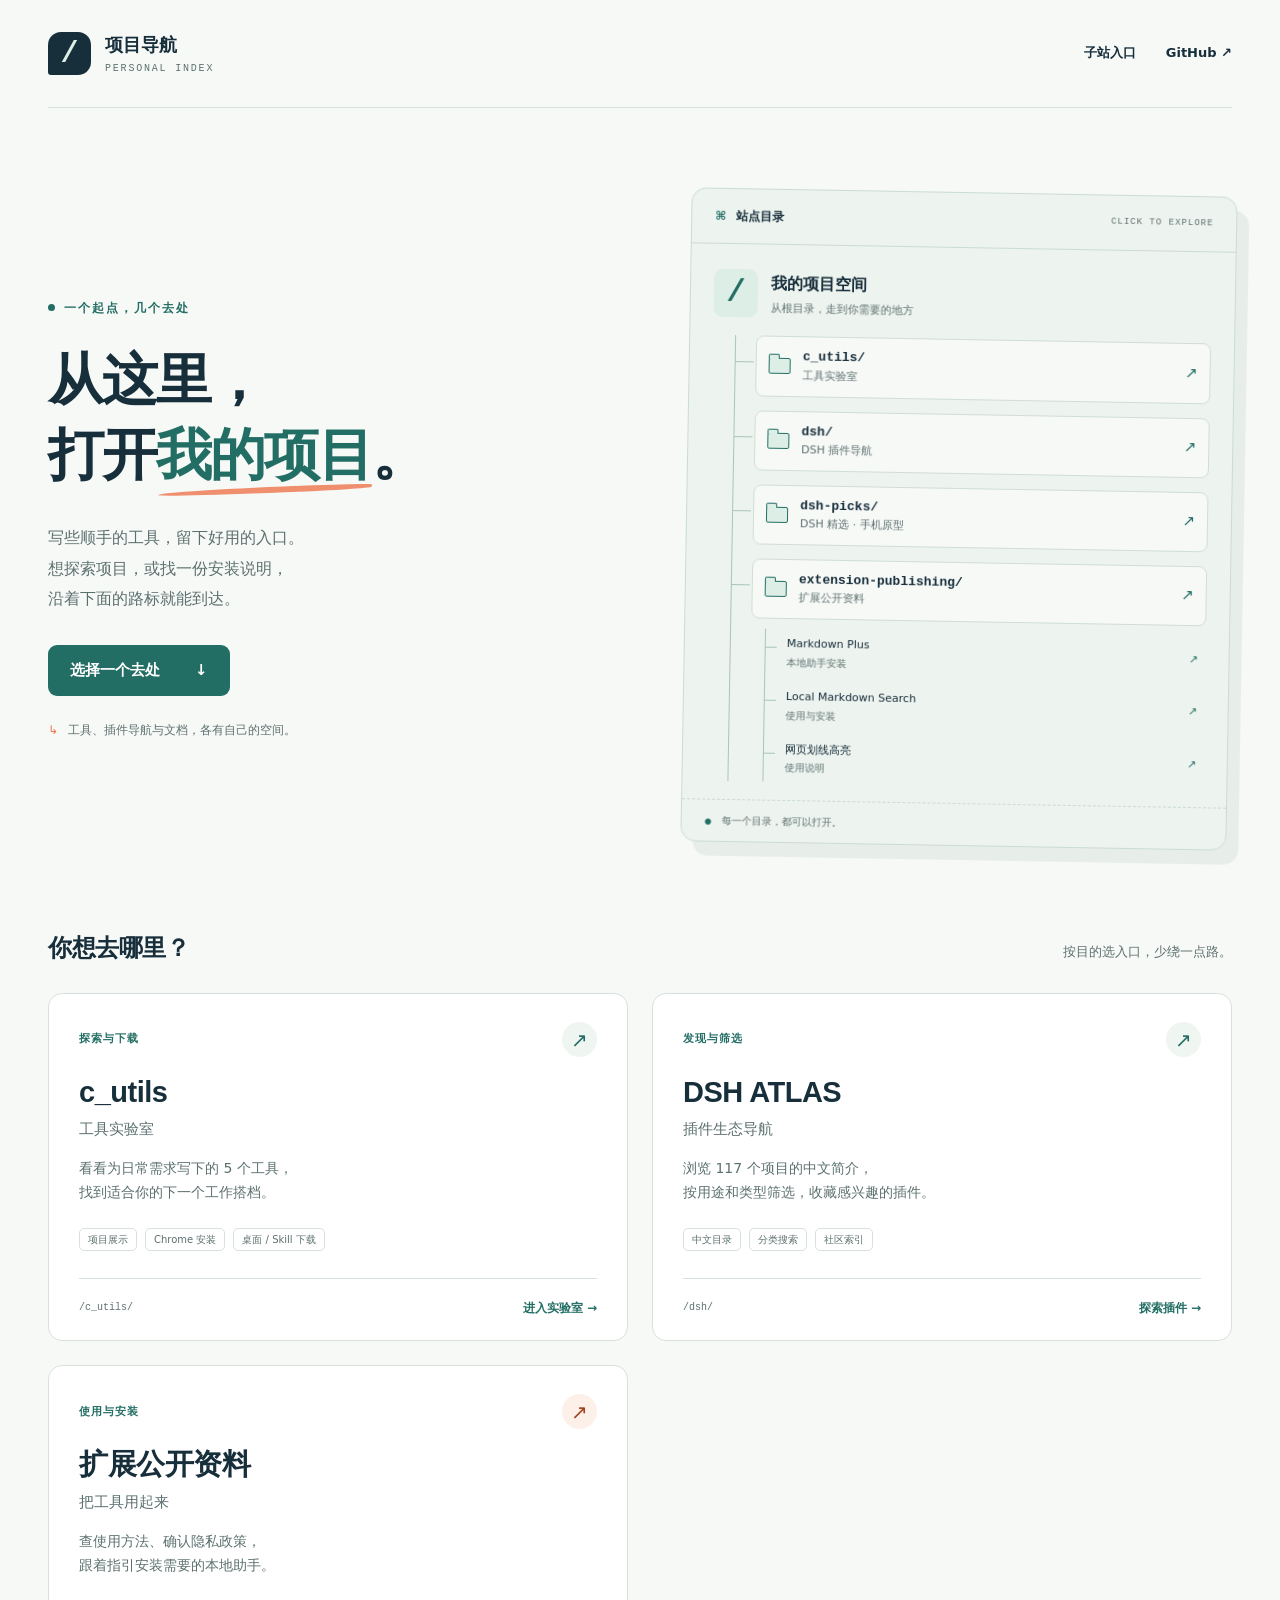
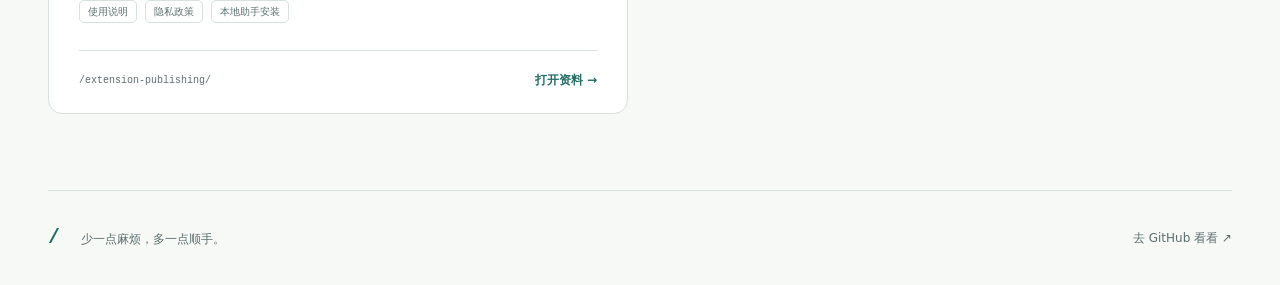
<file: index.html>
<!doctype html>
<html lang="zh-CN">
  <head>
    <meta charset="UTF-8" />
    <meta name="viewport" content="width=device-width, initial-scale=1" />
    <meta name="theme-color" content="#f7f9f7" />
    <meta
      name="description"
      content="个人项目导航：探索 c_utils 工具实验室与 DSH 插件导航，查阅浏览器扩展的使用说明、隐私政策与本地助手安装指引。"
    />
    <meta property="og:title" content="项目导航 · 从这里，打开我的项目" />
    <meta
      property="og:description"
      content="工具、作品与使用说明，都从这里出发。"
    />
    <meta property="og:type" content="website" />
    <meta property="og:url" content="https://hiqishen.github.io/" />
    <link rel="canonical" href="https://hiqishen.github.io/" />
    <link rel="icon" href="./favicon.svg" type="image/svg+xml" />
    <link rel="stylesheet" href="./portal.css" />
    <title>项目导航 · 从这里，打开我的项目</title>
  </head>
  <body>
    <a class="skip-link" href="#sites">跳到子站入口</a>
    <header class="site-header wrap">
      <a class="brand" href="./" aria-label="项目导航首页"
        ><span class="brand-mark" aria-hidden="true">/</span
        ><span>项目导航<small>PERSONAL INDEX</small></span></a
      >
      <nav aria-label="主要导航">
        <a href="#sites">子站入口</a
        ><a
          href="https://github.com/hiqishen"
          target="_blank"
          rel="noopener noreferrer"
          >GitHub <span aria-hidden="true">↗</span
          ><span class="sr-only">（新窗口打开）</span></a
        >
      </nav>
    </header>
    <main id="top">
      <section class="hero wrap" aria-labelledby="hero-title">
        <div class="hero-copy">
          <p class="eyebrow">
            <span class="status-dot" aria-hidden="true"></span
            >一个起点，几个去处
          </p>
          <h1 id="hero-title">
            从这里，<br />打开<span class="title-accent"
              >我的项目<span
                class="accent-line"
                aria-hidden="true"
              ></span></span
            >。
          </h1>
          <p class="hero-description">
            写些顺手的工具，留下好用的入口。<br />想探索项目，或找一份安装说明，<br
              class="wide-break"
            />沿着下面的路标就能到达。
          </p>
          <a class="primary-link" href="#sites"
            >选择一个去处 <span aria-hidden="true">↓</span></a
          >
          <p class="hero-note">
            <span aria-hidden="true">↳</span>
            工具、插件导航与文档，各有自己的空间。
          </p>
        </div>
        <nav class="directory" aria-labelledby="directory-title">
          <div class="directory-bar">
            <span class="directory-tab"
              ><span aria-hidden="true">⌘</span> 站点目录</span
            ><span class="directory-label">CLICK TO EXPLORE</span>
          </div>
          <div class="directory-body">
            <div class="directory-root">
              <span class="root-glyph" aria-hidden="true">/</span>
              <div>
                <h2 id="directory-title">我的项目空间</h2>
                <p>从根目录，走到你需要的地方</p>
              </div>
            </div>
            <ul class="tree">
              <li class="tree-branch">
                <a class="tree-main" href="./c_utils/"
                  ><span class="folder-icon" aria-hidden="true"></span
                  ><span
                    ><strong>c_utils/</strong><small>工具实验室</small></span
                  ><span class="tree-arrow" aria-hidden="true">↗</span></a
                >
              </li>
              <li class="tree-branch">
                <a class="tree-main" href="./dsh/"
                  ><span class="folder-icon" aria-hidden="true"></span
                  ><span><strong>dsh/</strong><small>DSH 插件导航</small></span
                  ><span class="tree-arrow" aria-hidden="true">↗</span></a
                >
              </li>
              <li class="tree-branch">
                <a class="tree-main" href="./dsh-picks/"
                  ><span class="folder-icon" aria-hidden="true"></span
                  ><span
                    ><strong>dsh-picks/</strong
                    ><small>DSH 精选 · 手机原型</small></span
                  ><span class="tree-arrow" aria-hidden="true">↗</span></a
                >
              </li>
              <li class="tree-branch">
                <a class="tree-main" href="/extension-publishing/"
                  ><span class="folder-icon" aria-hidden="true"></span
                  ><span
                    ><strong>extension-publishing/</strong
                    ><small>扩展公开资料</small></span
                  ><span class="tree-arrow" aria-hidden="true">↗</span></a
                >
                <ul class="tree tree-nested">
                  <li>
                    <a href="/extension-publishing/markdown-plus/native-host/"
                      ><span>Markdown Plus</span><small>本地助手安装</small
                      ><span aria-hidden="true">↗</span></a
                    >
                  </li>
                  <li>
                    <a href="/extension-publishing/local-markdown-search/"
                      ><span>Local Markdown Search</span
                      ><small>使用与安装</small
                      ><span aria-hidden="true">↗</span></a
                    >
                  </li>
                  <li>
                    <a href="/extension-publishing/web-highlighter/"
                      ><span>网页划线高亮</span><small>使用说明</small
                      ><span aria-hidden="true">↗</span></a
                    >
                  </li>
                </ul>
              </li>
            </ul>
          </div>
          <p class="directory-footer">
            <span aria-hidden="true">●</span> 每一个目录，都可以打开。
          </p>
        </nav>
      </section>
      <section
        class="sites-section wrap"
        id="sites"
        aria-labelledby="sites-title"
      >
        <div class="section-heading">
          <h2 id="sites-title">你想去哪里？</h2>
          <p>按目的选入口，少绕一点路。</p>
        </div>
        <div class="site-grid">
          <a class="site-card tools-card" href="./c_utils/">
            <div class="card-top">
              <span class="card-category">探索与下载</span
              ><span class="card-arrow" aria-hidden="true">↗</span>
            </div>
            <h3>c_utils<span>工具实验室</span></h3>
            <p>
              看看为日常需求写下的 5 个工具，<br
                class="wide-break"
              />找到适合你的下一个工作搭档。
            </p>
            <ul class="card-tags" aria-label="子站内容">
              <li>项目展示</li>
              <li>Chrome 安装</li>
              <li>桌面 / Skill 下载</li>
            </ul>
            <div class="card-bottom">
              <span class="path-label">/c_utils/</span
              ><span>进入实验室 <span aria-hidden="true">→</span></span>
            </div>
          </a>
          <a class="site-card" href="./dsh/">
            <div class="card-top">
              <span class="card-category">发现与筛选</span
              ><span class="card-arrow" aria-hidden="true">↗</span>
            </div>
            <h3>DSH ATLAS<span>插件生态导航</span></h3>
            <p>
              浏览 117 个项目的中文简介，<br
                class="wide-break"
              />按用途和类型筛选，收藏感兴趣的插件。
            </p>
            <ul class="card-tags" aria-label="子站内容">
              <li>中文目录</li>
              <li>分类搜索</li>
              <li>社区索引</li>
            </ul>
            <div class="card-bottom">
              <span class="path-label">/dsh/</span
              ><span>探索插件 <span aria-hidden="true">→</span></span>
            </div>
          </a>
          <a class="site-card docs-card" href="/extension-publishing/">
            <div class="card-top">
              <span class="card-category">使用与安装</span
              ><span class="card-arrow" aria-hidden="true">↗</span>
            </div>
            <h3>扩展公开资料<span>把工具用起来</span></h3>
            <p>
              查使用方法、确认隐私政策，<br
                class="wide-break"
              />跟着指引安装需要的本地助手。
            </p>
            <ul class="card-tags" aria-label="子站内容">
              <li>使用说明</li>
              <li>隐私政策</li>
              <li>本地助手安装</li>
            </ul>
            <div class="card-bottom">
              <span class="path-label">/extension-publishing/</span
              ><span>打开资料 <span aria-hidden="true">→</span></span>
            </div>
          </a>
        </div>
      </section>
    </main>
    <footer class="site-footer wrap">
      <a href="./" class="footer-home"
        >/ <span>少一点麻烦，多一点顺手。</span></a
      ><a
        href="https://github.com/hiqishen"
        target="_blank"
        rel="noopener noreferrer"
        >去 GitHub 看看 <span aria-hidden="true">↗</span
        ><span class="sr-only">（新窗口打开）</span></a
      >
    </footer>
  </body>
</html>
</file>
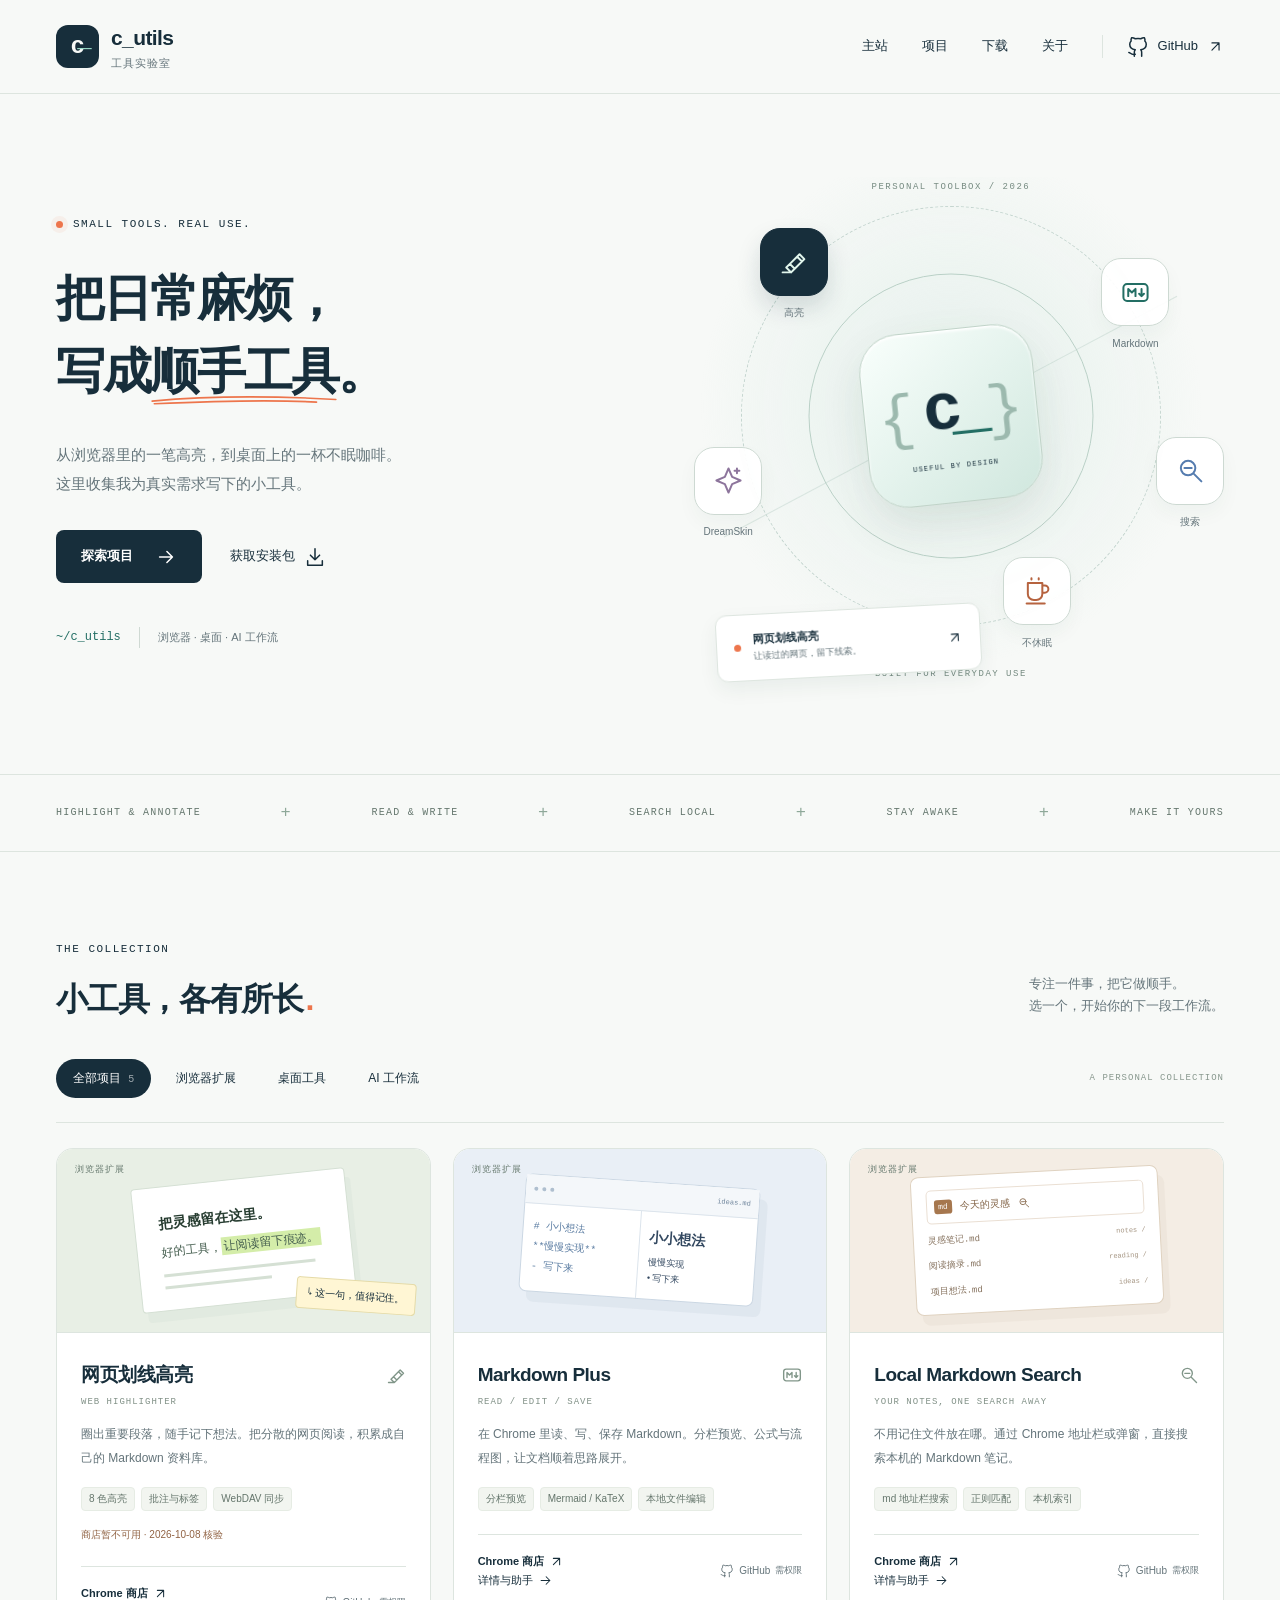
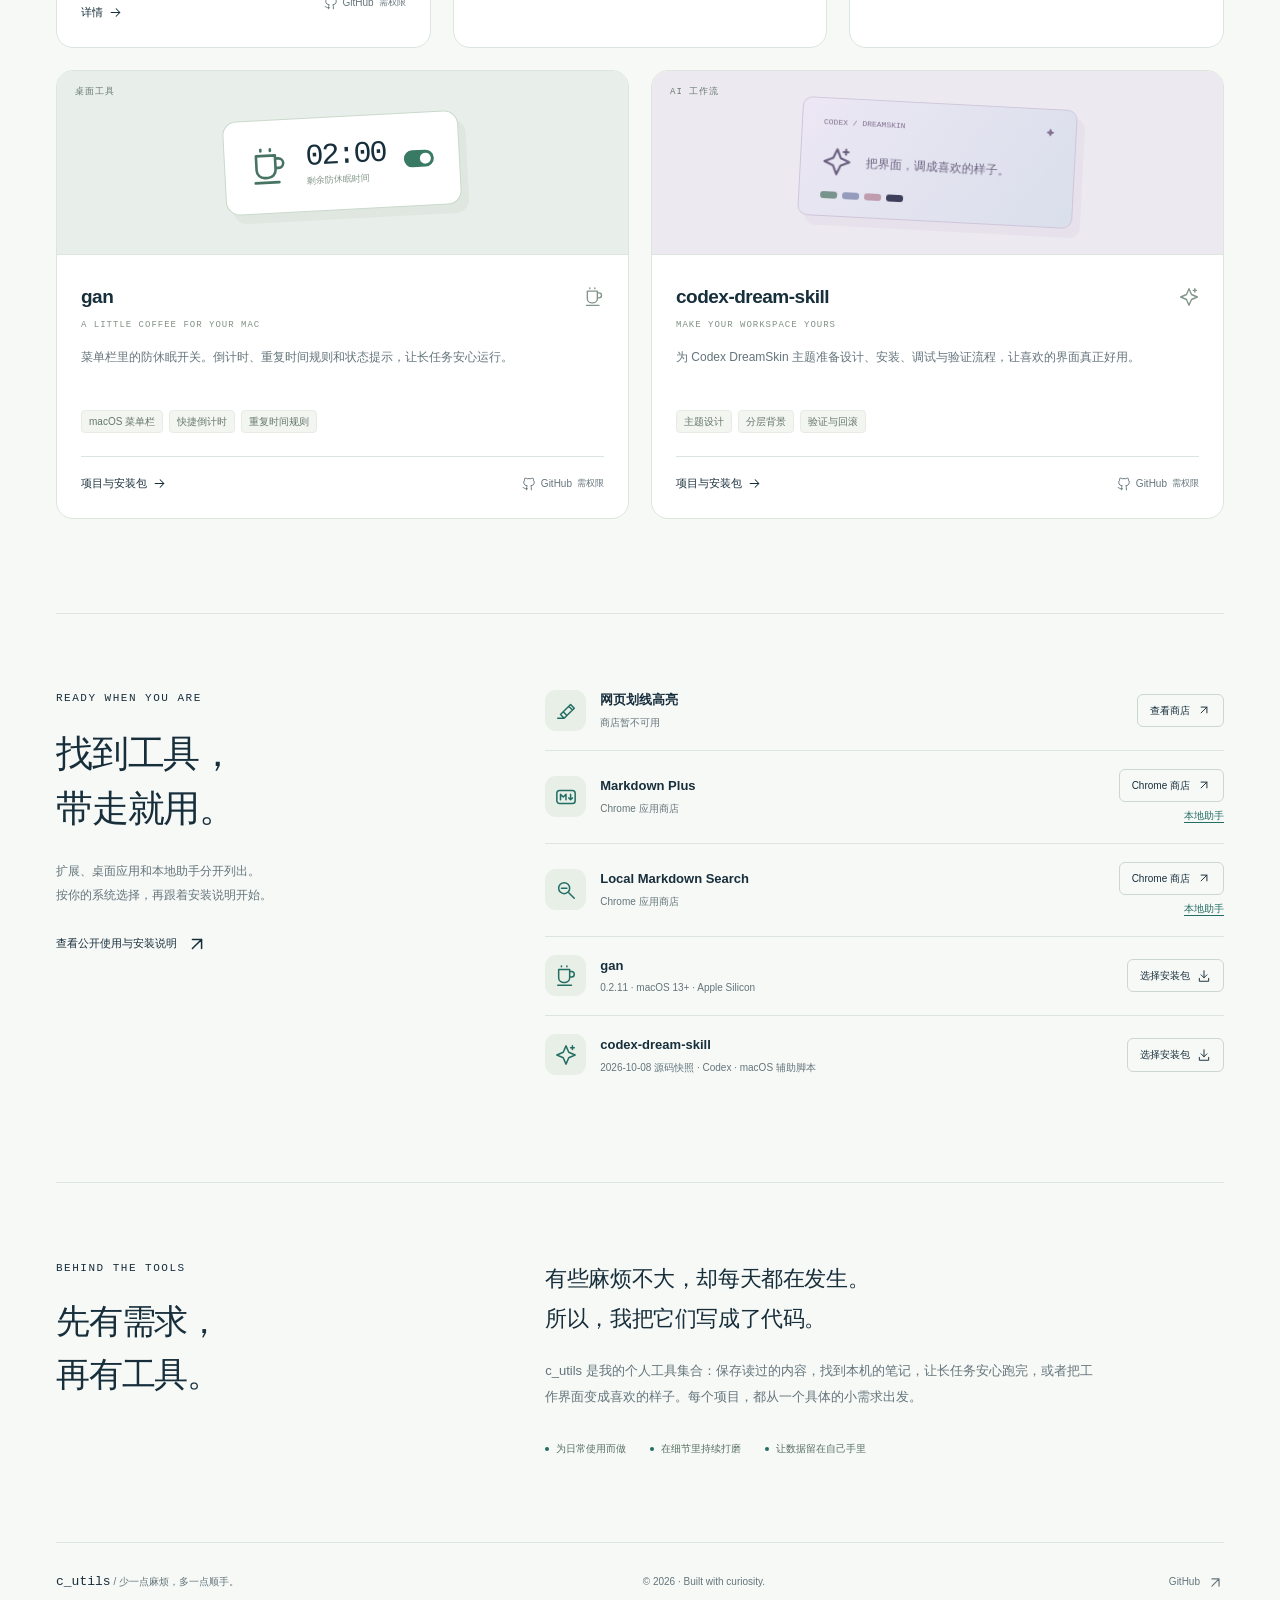
<file: c_utils/index.html>
<!doctype html>
<html lang="zh-CN">
  <head>
    <meta charset="UTF-8" />
    <meta name="viewport" content="width=device-width, initial-scale=1" />
    <meta name="theme-color" content="#eef3f1" />
    <meta
      name="description"
      content="c_utils 工具实验室：网页高亮、Markdown 阅读与本地搜索、Mac 防休眠，以及 Codex 主题设计。探索项目、安装包与 GitHub 源码。"
    />
    <meta property="og:title" content="c_utils · 工具实验室" />
    <meta
      property="og:description"
      content="把日常麻烦，写成顺手工具。浏览项目、获取安装包，探索工具背后的代码。"
    />
    <meta property="og:type" content="website" />
    <meta property="og:url" content="https://hiqishen.github.io/c_utils/" />
    <link rel="canonical" href="https://hiqishen.github.io/c_utils/" />
    <link rel="icon" href="./favicon.svg" type="image/svg+xml" />
    <link rel="stylesheet" href="./style.css" />
    <title>c_utils · 工具实验室</title>
    <script type="module" src="./app.js"></script>
  </head>
  <body>
    <a class="skip-link" href="#projects">跳到项目</a>
    <svg
      class="icon-definitions"
      xmlns="http://www.w3.org/2000/svg"
      aria-hidden="true"
    >
      <symbol id="icon-arrow" viewBox="0 0 24 24">
        <path d="M5 12h14m-6-6 6 6-6 6" />
      </symbol>
      <symbol id="icon-external" viewBox="0 0 24 24">
        <path d="M7 17 17 7M7 7h10v10" />
      </symbol>
      <symbol id="icon-highlight" viewBox="0 0 24 24">
        <path d="m9 14 8-8 4 4-8 8-4-4Zm0 0-3 3 4 4 3-3M3 21h7M15 8l4 4" />
      </symbol>
      <symbol id="icon-markdown" viewBox="0 0 24 24">
        <rect x="2" y="5" width="20" height="14" rx="3" />
        <path d="M6 15V9l3 3 3-3v6m5-6v6m-2-2 2 2 2-2" />
      </symbol>
      <symbol id="icon-search" viewBox="0 0 24 24">
        <circle cx="10" cy="10" r="6" />
        <path d="m15 15 6 6M7 10h6" />
      </symbol>
      <symbol id="icon-gan" viewBox="0 0 24 24">
        <path
          d="M4 5h12v9a5 5 0 0 1-5 5H9a5 5 0 0 1-5-5V5Zm12 2h2a3 3 0 1 1 0 6h-2M3 22h15M7 2V1m6 1V1"
        />
      </symbol>
      <symbol id="icon-dream" viewBox="0 0 24 24">
        <path d="m12 2 3 7 7 3-7 3-3 7-3-7-7-3 7-3 3-7Zm7 0v4m-2-2h4" />
      </symbol>
      <symbol id="icon-github" viewBox="0 0 24 24">
        <path
          d="M9 20c-5 1-5-2-7-2m14 4v-4a4 4 0 0 0-1-3c3-.4 6-1.5 6-6a5 5 0 0 0-1.5-3.5A5 5 0 0 0 19 2s-1.5-.4-4 1a13 13 0 0 0-6 0C6.5 1.6 5 2 5 2a5 5 0 0 0-.5 3.5A5 5 0 0 0 3 9c0 4.5 3 5.6 6 6a4 4 0 0 0-1 3v4"
        />
      </symbol>
      <symbol id="icon-download" viewBox="0 0 24 24">
        <path d="M12 3v12m-5-5 5 5 5-5M4 16v5h16v-5" />
      </symbol>
      <symbol id="icon-close" viewBox="0 0 24 24">
        <path d="m6 6 12 12M6 18 18 6" />
      </symbol>
    </svg>
    <header class="site-header">
      <a class="brand" href="#top" aria-label="c_utils 首页"
        ><span class="brand-mark">c<span>_</span></span
        ><span>c_utils<span class="brand-note">工具实验室</span></span></a
      >
      <nav aria-label="主要导航">
        <a href="../">主站</a>
        <a href="#projects">项目</a><a href="#downloads">下载</a
        ><a href="#about">关于</a
        ><a
          class="github-nav"
          href="https://github.com/hiqishen"
          target="_blank"
          rel="noopener noreferrer"
          ><svg class="icon"><use href="#icon-github" /></svg><span>GitHub</span
          ><svg class="icon tiny"><use href="#icon-external" /></svg
        ></a>
      </nav>
    </header>
    <main id="top">
      <section class="hero wrap" aria-labelledby="hero-title">
        <div class="hero-copy">
          <p class="eyebrow">
            <span class="status-dot"></span> SMALL TOOLS. REAL USE.
          </p>
          <h1 id="hero-title">
            把日常麻烦，<br />写成<span class="underlined"
              >顺手工具<svg viewBox="0 0 350 20" aria-hidden="true">
                <path d="M4 12Q155-2 346 9M8 17Q207 8 310 14" /></svg></span
            >。
          </h1>
          <p class="hero-description">
            从浏览器里的一笔高亮，到桌面上的一杯不眠咖啡。<br
              class="desktop-break"
            />这里收集我为真实需求写下的小工具。
          </p>
          <div class="hero-actions">
            <a class="button primary" href="#projects"
              >探索项目<svg class="icon"><use href="#icon-arrow" /></svg></a
            ><a class="text-link" href="#downloads"
              >获取安装包<svg class="icon"><use href="#icon-download" /></svg
            ></a>
          </div>
          <div class="hero-footnote">
            <span class="code-label">~/c_utils</span
            ><span>浏览器 · 桌面 · AI 工作流</span>
          </div>
        </div>
        <div class="constellation" aria-label="工具星轨，选择图标预览项目">
          <div class="orbit orbit-outer"></div>
          <div class="orbit orbit-inner"></div>
          <div class="orbit-axis"></div>
          <span class="coordinate coord-top">PERSONAL TOOLBOX / 2026</span
          ><span class="coordinate coord-bottom">BUILT FOR EVERYDAY USE</span>
          <div class="core">
            <span class="core-bracket">{</span
            ><span class="core-letter">c<span>_</span></span
            ><span class="core-bracket">}</span
            ><span class="core-caption">USEFUL BY DESIGN</span>
          </div>
          <button
            class="satellite satellite-highlight active"
            data-project="highlighter"
            aria-label="预览网页划线高亮"
            aria-pressed="true"
          >
            <svg class="icon"><use href="#icon-highlight" /></svg
            ><span>高亮</span>
          </button>
          <button
            class="satellite satellite-markdown"
            data-project="markdown"
            aria-label="预览 Markdown Plus"
            aria-pressed="false"
          >
            <svg class="icon"><use href="#icon-markdown" /></svg
            ><span>Markdown</span>
          </button>
          <button
            class="satellite satellite-search"
            data-project="search"
            aria-label="预览 Local Markdown Search"
            aria-pressed="false"
          >
            <svg class="icon"><use href="#icon-search" /></svg><span>搜索</span>
          </button>
          <button
            class="satellite satellite-gan"
            data-project="gan"
            aria-label="预览 gan 防休眠"
            aria-pressed="false"
          >
            <svg class="icon"><use href="#icon-gan" /></svg><span>不休眠</span>
          </button>
          <button
            class="satellite satellite-dream"
            data-project="dream"
            aria-label="预览 codex-dream-skill"
            aria-pressed="false"
          >
            <svg class="icon"><use href="#icon-dream" /></svg
            ><span>DreamSkin</span>
          </button>
          <a
            class="orbit-preview"
            href="#project-highlighter"
            id="orbit-preview"
            ><span class="preview-dot"></span
            ><span
              ><strong id="preview-title">网页划线高亮</strong
              ><small id="preview-text">让读过的网页，留下线索。</small></span
            ><svg class="icon"><use href="#icon-external" /></svg
          ></a>
        </div>
      </section>
      <div class="tool-strip" aria-hidden="true">
        <div class="wrap">
          <span>HIGHLIGHT & ANNOTATE</span><span class="strip-plus">+</span
          ><span>READ & WRITE</span><span class="strip-plus">+</span
          ><span>SEARCH LOCAL</span><span class="strip-plus">+</span
          ><span>STAY AWAKE</span><span class="strip-plus">+</span
          ><span>MAKE IT YOURS</span>
        </div>
      </div>
      <section
        class="projects-section wrap"
        id="projects"
        aria-labelledby="projects-title"
      >
        <div class="section-heading">
          <div>
            <p class="eyebrow">THE COLLECTION</p>
            <h2 id="projects-title">
              小工具，各有所长<span class="heading-dot">.</span>
            </h2>
          </div>
          <p class="section-description">
            专注一件事，把它做顺手。<br />选一个，开始你的下一段工作流。
          </p>
        </div>
        <div class="filter-bar">
          <div class="filters" role="group" aria-label="筛选项目">
            <button class="filter active" data-filter="all" aria-pressed="true">
              全部项目 <span>5</span></button
            ><button class="filter" data-filter="browser" aria-pressed="false">
              浏览器扩展</button
            ><button class="filter" data-filter="desktop" aria-pressed="false">
              桌面工具</button
            ><button class="filter" data-filter="ai" aria-pressed="false">
              AI 工作流
            </button>
          </div>
          <span class="collection-label">A PERSONAL COLLECTION</span>
        </div>
        <p class="sr-only" id="filter-status" role="status"></p>
        <div class="project-grid" id="project-grid"></div>
        <noscript
          ><div class="noscript-projects">
            <p>开启 JavaScript 可查看项目卡片和安装包选择器；也可直接访问：</p>
            <a
              href="https://hiqishen.github.io/extension-publishing/web-highlighter/"
              >网页划线高亮</a
            ><a
              href="https://hiqishen.github.io/extension-publishing/markdown-plus/native-host/"
              >Markdown Plus 本地助手</a
            ><a
              href="https://hiqishen.github.io/extension-publishing/local-markdown-search/"
              >Local Markdown Search</a
            ><a href="https://github.com/hiqishen/c_utils"
              >gan 与 DreamSkin 源码（需访问权限）</a
            >
          </div></noscript
        >
      </section>
      <section
        class="downloads-section wrap"
        id="downloads"
        aria-labelledby="downloads-title"
      >
        <div class="download-intro">
          <p class="eyebrow">READY WHEN YOU ARE</p>
          <h2 id="downloads-title">找到工具，<br />带走就用。</h2>
          <p>
            扩展、桌面应用和本地助手分开列出。<br />按你的系统选择，再跟着安装说明开始。
          </p>
          <a
            class="text-link"
            href="https://hiqishen.github.io/extension-publishing/"
            target="_blank"
            rel="noopener noreferrer"
            >查看公开使用与安装说明<svg class="icon">
              <use href="#icon-external" /></svg
          ></a>
        </div>
        <div class="download-list" id="download-list"></div>
      </section>
      <section
        class="about-section wrap"
        id="about"
        aria-labelledby="about-title"
      >
        <div class="about-heading">
          <p class="eyebrow">BEHIND THE TOOLS</p>
          <h2 id="about-title">先有需求，<br />再有工具。</h2>
        </div>
        <div class="about-copy">
          <p class="about-lead">
            有些麻烦不大，却每天都在发生。<br />所以，我把它们写成了代码。
          </p>
          <p>
            c_utils
            是我的个人工具集合：保存读过的内容，找到本机的笔记，让长任务安心跑完，或者把工作界面变成喜欢的样子。每个项目，都从一个具体的小需求出发。
          </p>
          <div class="principles">
            <span><i></i>为日常使用而做</span
            ><span><i></i>在细节里持续打磨</span
            ><span><i></i>让数据留在自己手里</span>
          </div>
        </div>
      </section>
    </main>
    <footer class="site-footer wrap">
      <a class="footer-brand" href="#top"
        >c_utils<span> / 少一点麻烦，多一点顺手。</span></a
      ><span>© <span id="year">2026</span> · Built with curiosity.</span
      ><a
        href="https://github.com/hiqishen"
        target="_blank"
        rel="noopener noreferrer"
        >GitHub<svg class="icon tiny"><use href="#icon-external" /></svg
      ></a>
    </footer>
    <dialog id="project-dialog" aria-labelledby="dialog-title">
      <div class="dialog-body">
        <button class="dialog-close" aria-label="关闭项目详情">
          <svg class="icon"><use href="#icon-close" /></svg>
        </button>
        <div id="dialog-content"></div>
      </div>
    </dialog>
  </body>
</html>
</file>
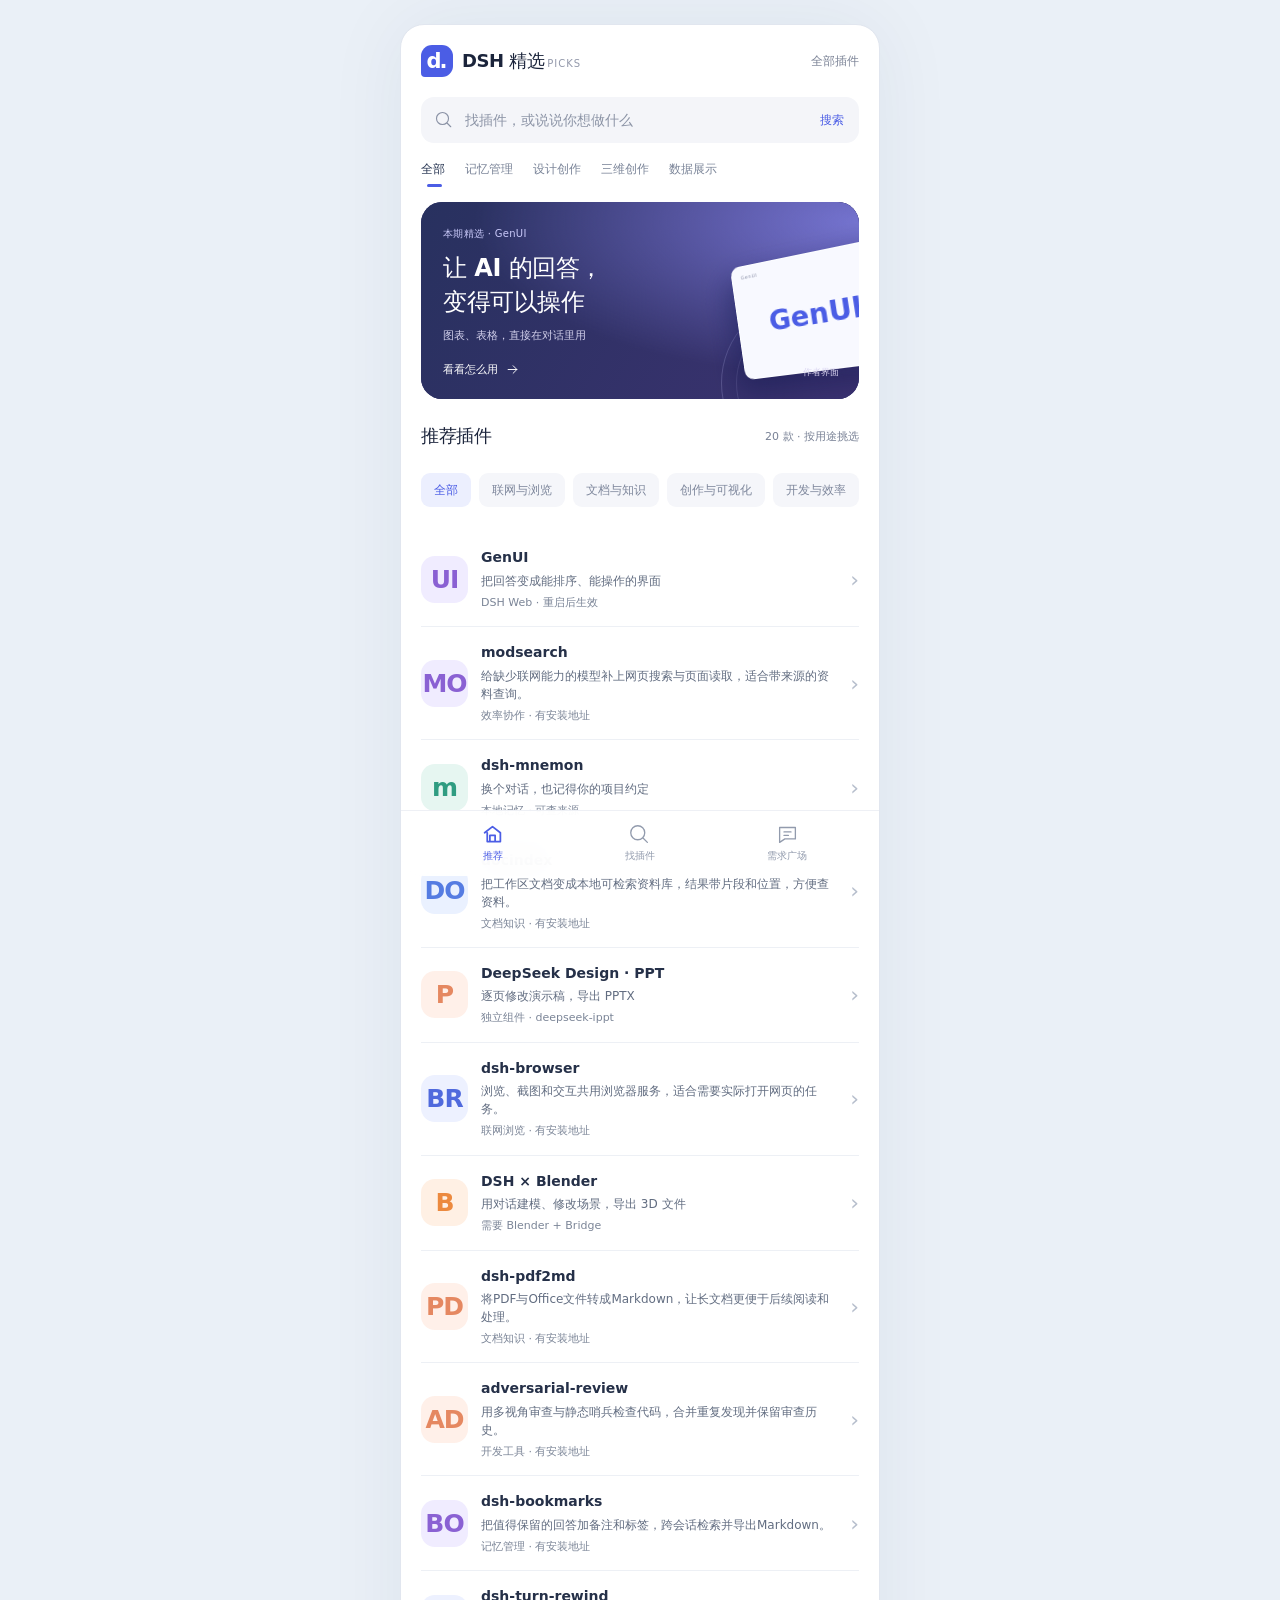
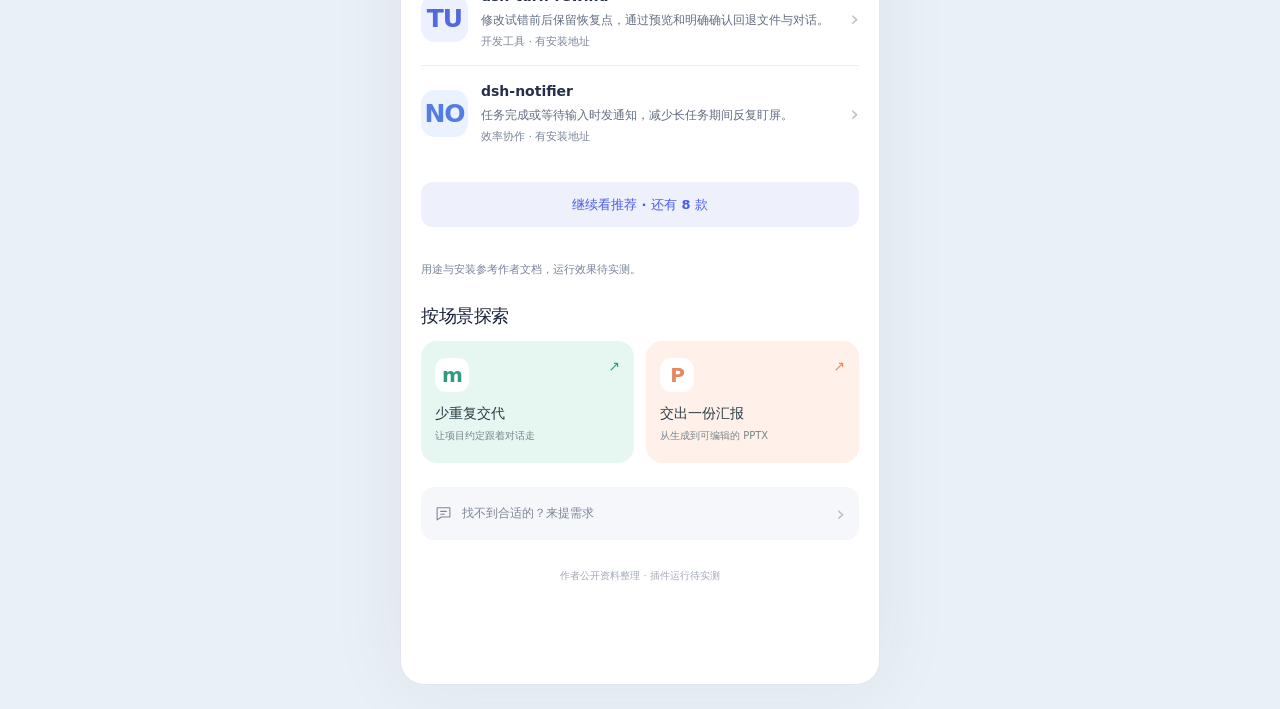
<file: dsh-picks/index.html>
<!doctype html>
<html lang="zh-CN">
  <head>
    <meta charset="utf-8" />
    <meta
      name="viewport"
      content="width=device-width,initial-scale=1,viewport-fit=cover"
    />
    <meta name="theme-color" content="#ffffff" />
    <meta
      name="description"
      content="发现适合自己的 DSH 插件。按用途搜索，查看安装条件，推荐插件或提出开发需求。"
    />
    <title>DSH 精选</title>
    <link rel="stylesheet" href="./picks.css?v=6" />
    <link rel="icon" href="./favicon.svg" type="image/svg+xml" />
    <script type="module" src="./app.js?v=6"></script>
  </head>
  <body>
    <a class="skip" href="#main">跳到正文</a>
    <div class="shell">
      <header class="masthead">
        <a class="brand" href="#/home" aria-label="DSH 精选推荐首页">
          <span class="brand-mark" aria-hidden="true">d.</span>
          <span>DSH 精选<small>PICKS</small></span>
        </a>
        <a class="catalog-link" href="#/search">全部插件</a>
      </header>
      <main id="main" tabindex="-1"></main>
      <footer class="footer">作者公开资料整理 · 插件运行待实测</footer>
    </div>
    <nav class="bottom-nav" aria-label="主导航"></nav>
    <div id="toast" class="toast" role="status" aria-live="polite"></div>
  </body>
</html>
</file>
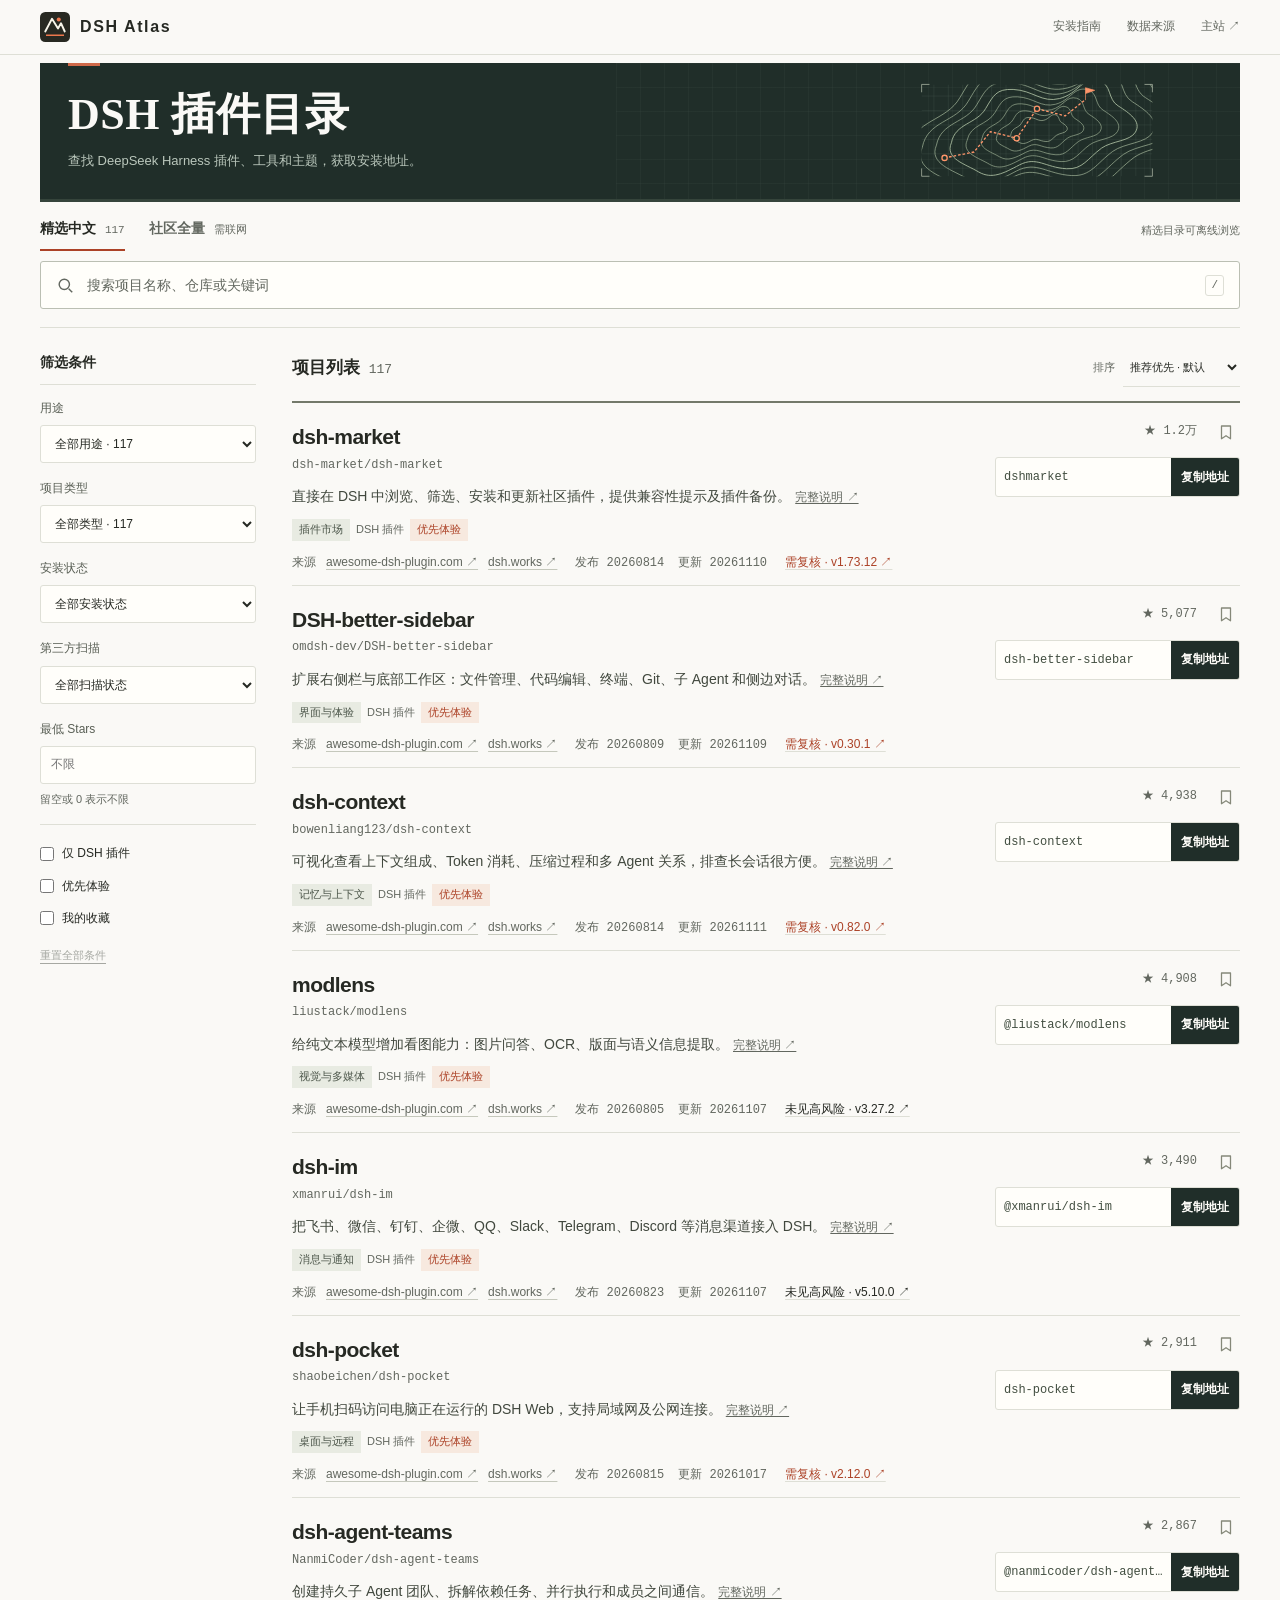
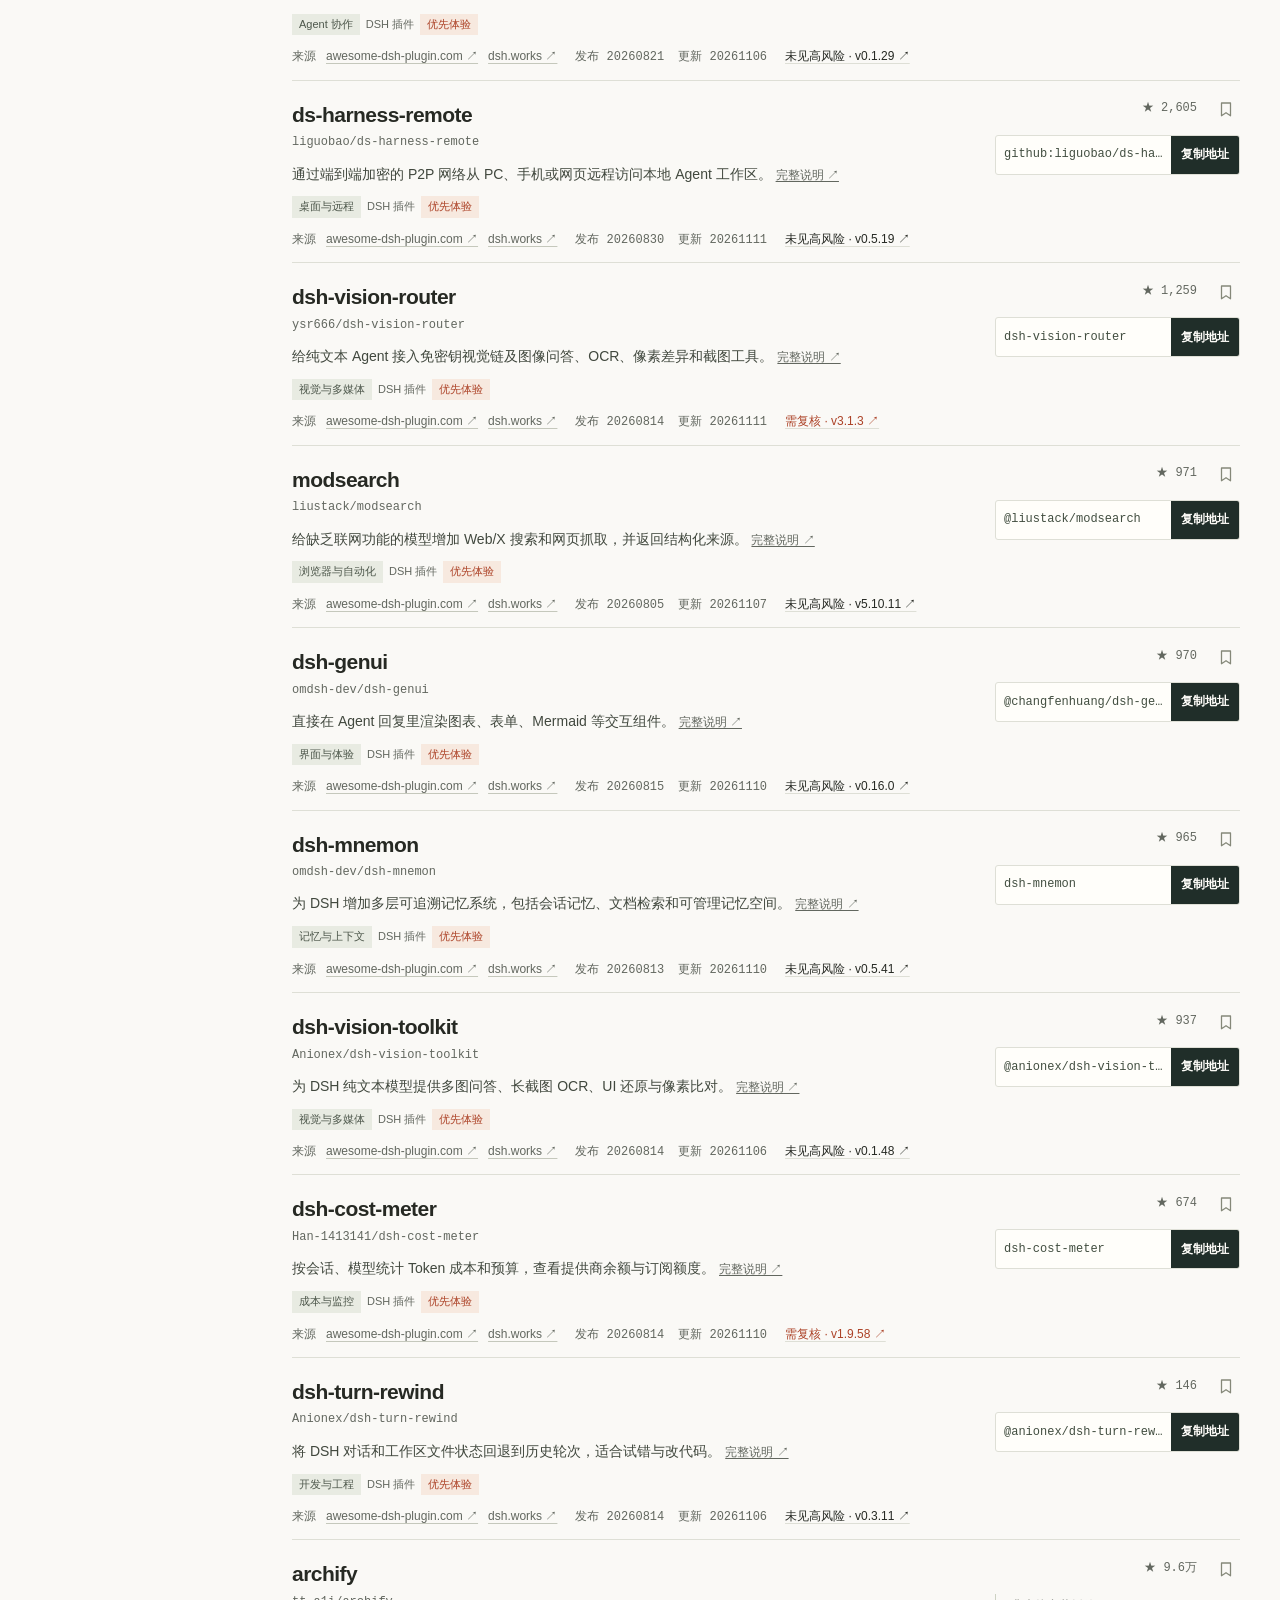
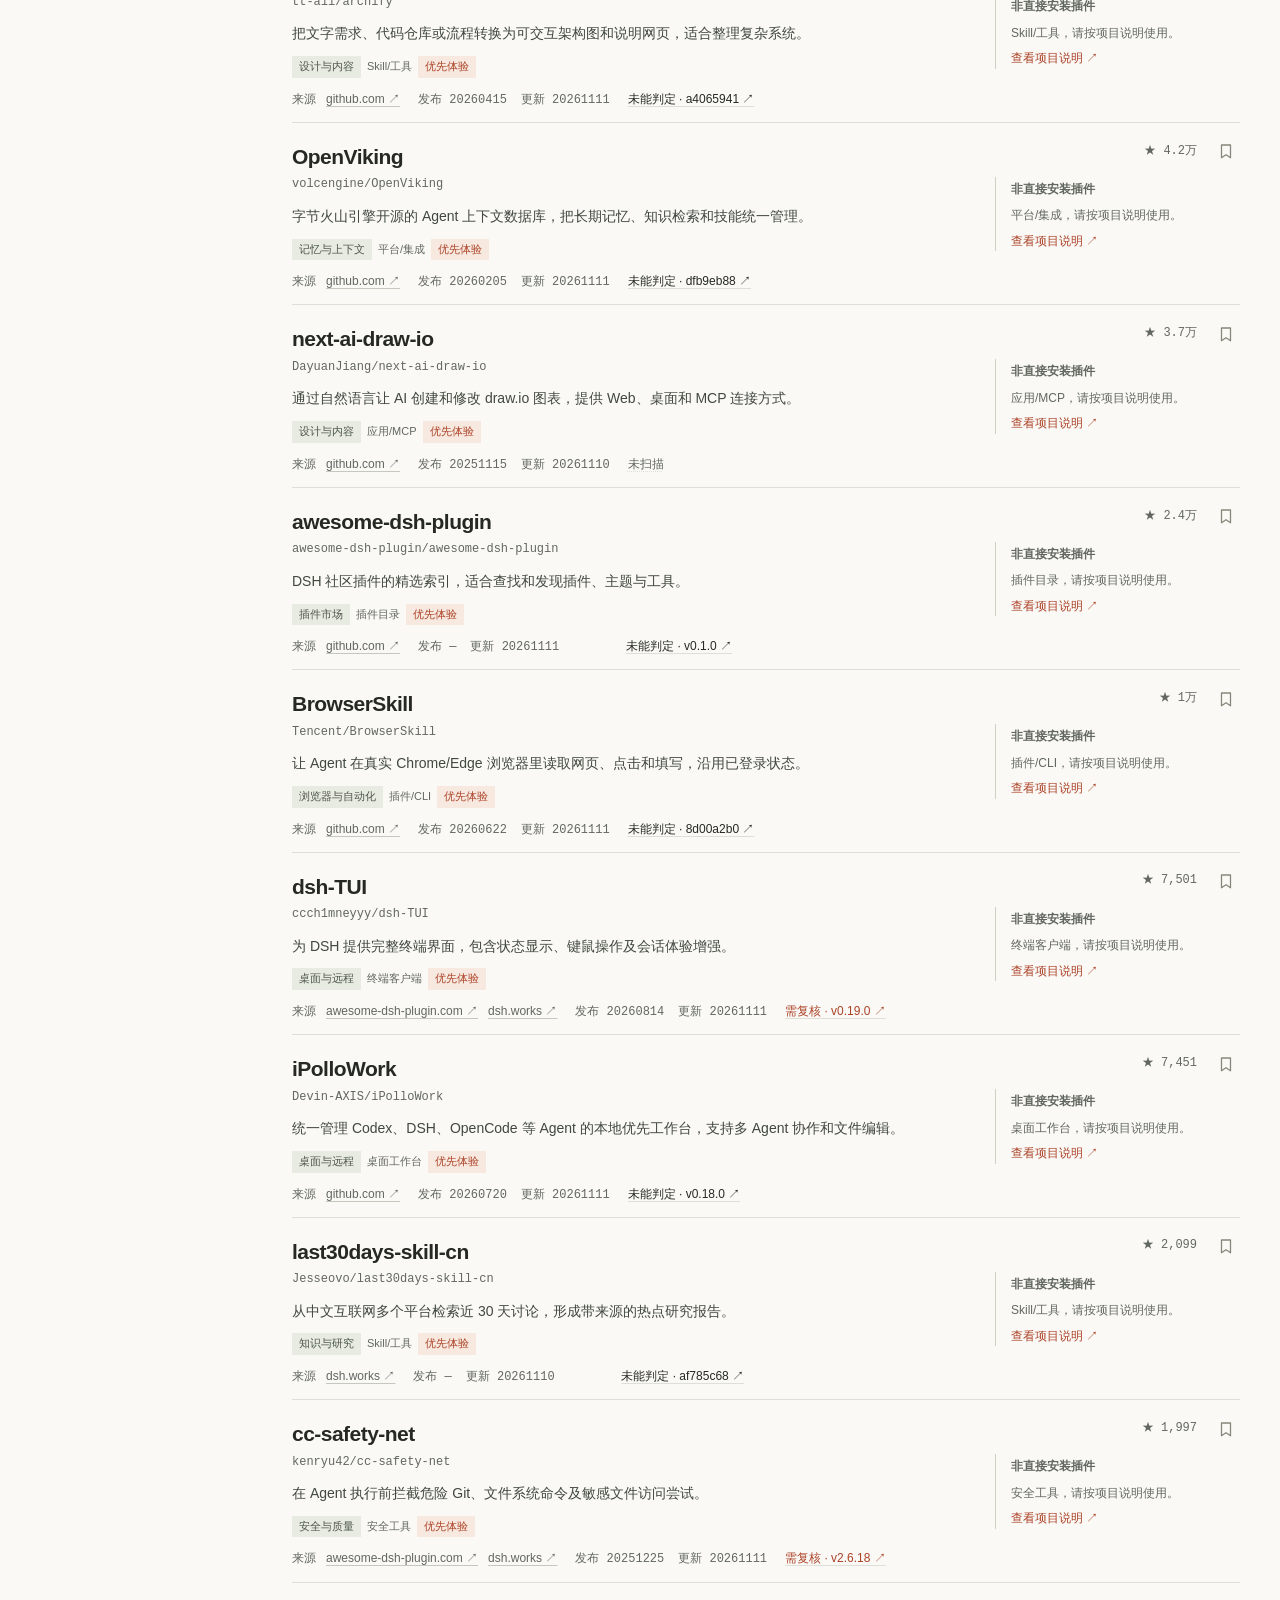
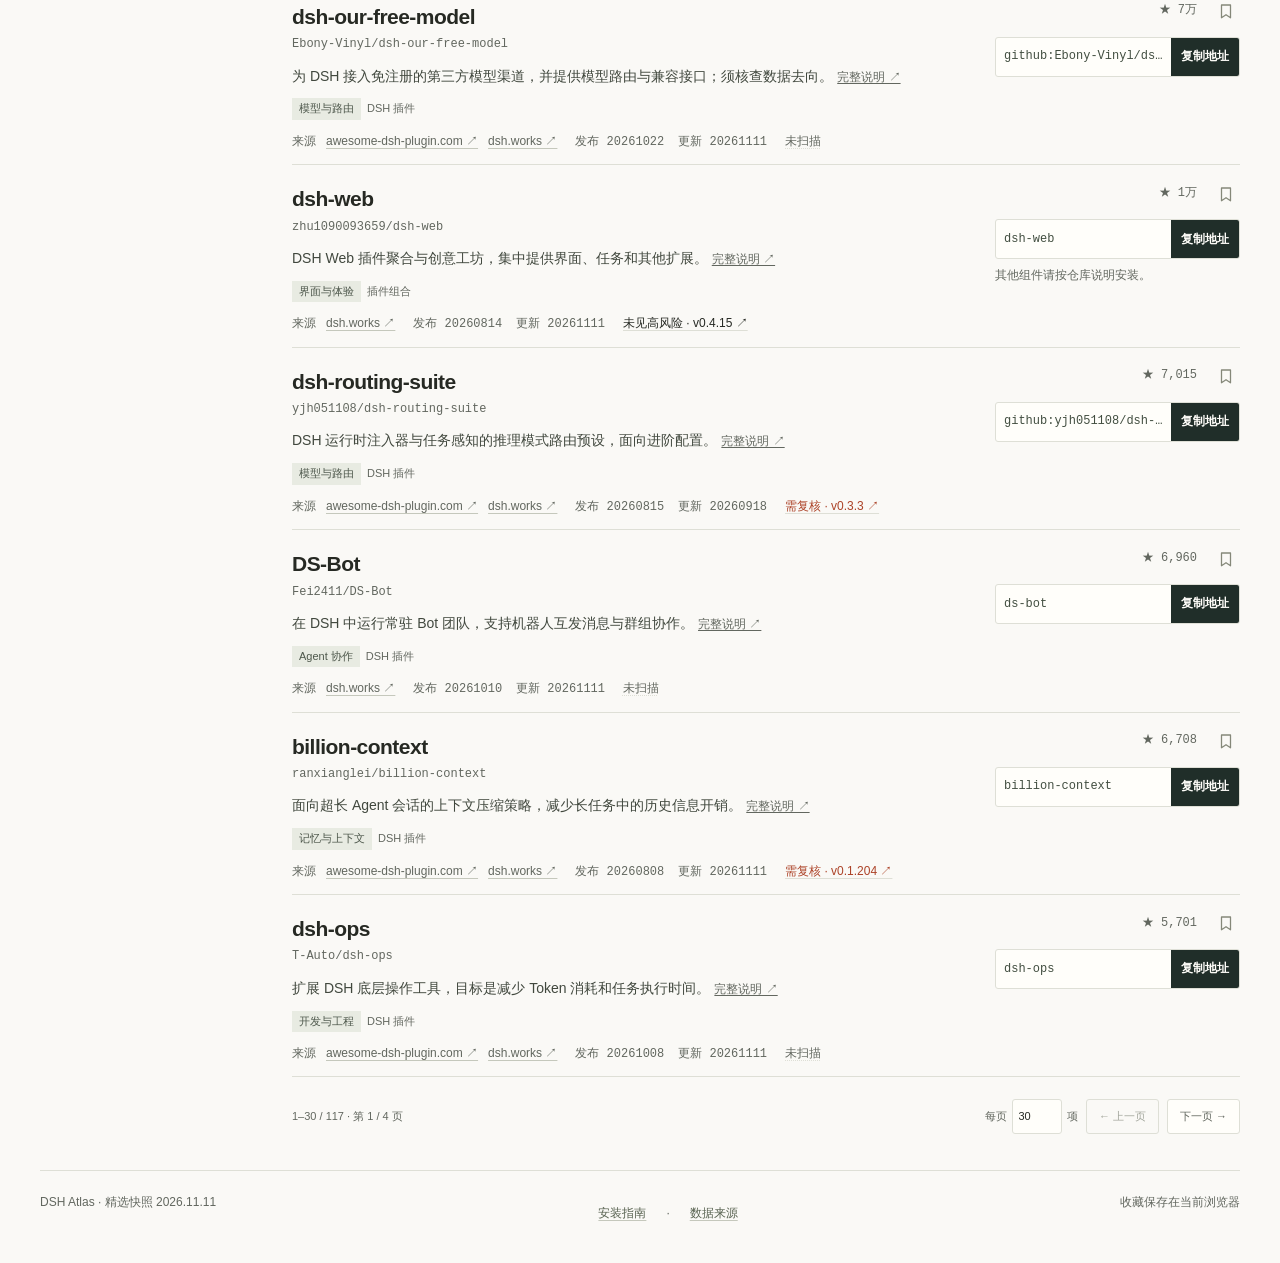
<file: dsh/index.html>
<!DOCTYPE html>
<html lang="zh-CN">
<head>
<meta charset="UTF-8"><meta name="viewport" content="width=device-width, initial-scale=1.0">
<meta name="color-scheme" content="light"><meta name="description" content="DeepSeek Harness DSH 插件中文导航：精选中文简介、分类筛选、搜索、收藏和社区全量索引。">
<title>DSH Atlas · 插件与生态导航</title>
<link rel="canonical" href="https://hiqishen.github.io/dsh/">
<link rel="icon" href="./favicon.svg" type="image/svg+xml">
<link rel="stylesheet" href="./atlas.css?v=bb8565e68">
</head>
<body>
<a class="skip-link" href="#catalog">跳到插件目录</a>
<header class="topbar">
  <div class="wrap topinner">
    <a class="logo" href="#catalog"><img class="logo-mark" src="./favicon.svg" width="32" height="32" alt="">DSH Atlas</a>
    <nav class="topnav" aria-label="网站导航">
      <a href="#install-guide">安装指南</a>
      <a class="hide-mobile" href="#data-sources">数据来源</a>
      <a href="https://hiqishen.github.io/">主站 ↗</a>
    </nav>
  </div>
</header>
<div class="wrap">
  <main class="main">
    <header class="hero">
      <div class="hero-copy">
        <h1>DSH 插件目录</h1>
        <p>查找 DeepSeek Harness 插件、工具和主题，获取安装地址。</p>
      </div>
      <div class="atlas-art" aria-hidden="true"><img src="./atlas-map.svg" width="360" height="152" alt=""></div>
    </header>
    <section class="toolbar" id="catalog" aria-label="目录与搜索" tabindex="-1">
      <div class="scope-row">
        <div class="scope-tabs" role="group" aria-label="浏览范围">
          <button type="button" class="tab active" id="tabCurated" aria-pressed="true" aria-controls="cards onlineInfo">精选中文 <b class="tab-count" id="seedCount">117</b></button>
          <button type="button" class="tab" id="tabFull" aria-pressed="false" aria-controls="cards onlineInfo">社区全量 <b class="tab-count" id="communityCount"></b></button>
        </div>
        <span class="scope-help" id="scopeHelp"><span id="tabNote"></span>
          <span id="scopeSources" hidden><a href="https://dsh.works/awesome-dsh-plugins/" target="_blank" rel="noopener noreferrer">dsh.works ↗</a>
            <span aria-hidden="true"> · </span><a href="https://awesome-dsh-plugin.com/zh/" target="_blank" rel="noopener noreferrer">awesome-dsh-plugin.com ↗</a></span>
        </span>
      </div>
      <div class="searchbox">
        <svg aria-hidden="true" viewBox="0 0 24 24" width="22" height="22" fill="none" stroke="currentColor" stroke-width="1.8"><circle cx="10.5" cy="10.5" r="6.5"/><path d="m16 16 4.5 4.5"/></svg>
        <input type="search" id="search" aria-label="搜索名称、仓库、简介或关键词" placeholder="搜索项目名称、仓库或关键词" autocomplete="off" aria-keyshortcuts="/">
        <button type="button" class="search-clear" id="clearSearch" aria-label="清除搜索" hidden>×</button>
        <kbd aria-hidden="true">/</kbd>
      </div>
    </section>
    <div class="catalog-layout">
      <aside id="filtersRail" aria-label="目录筛选">
        <div class="filter-panel">
          <h2 class="rail-title">筛选条件</h2>
          <div class="filter-body">
            <label class="field"><span>用途</span><select id="categorySelect" aria-label="用途分类"><option value="全部">全部用途</option></select></label>
            <label class="field"><span>项目类型</span><select id="kindSelect"><option value="全部">全部类型</option></select></label>
            <label class="field"><span id="installStatusLabel">安装状态</span><select id="installSelect" aria-labelledby="installStatusLabel">
              <option value="all">全部安装状态</option><option value="copyable">有安装地址</option><option value="manual">需按说明安装</option>
              <option value="unverified">地址未核实</option><option value="broken">索引标记失效</option><option value="ecosystem">非直接安装插件</option>
            </select></label>
            <label class="field"><span>第三方扫描</span><select id="scanSelect">
              <option value="all">全部扫描状态</option><option value="reported">有扫描报告</option><option value="review">需复核</option>
            </select></label>
            <div class="field">
              <label for="minStars">最低 Stars</label>
              <input type="number" id="minStars" min="0" step="1" inputmode="numeric" placeholder="不限" aria-describedby="minStarsHint minStarsError">
              <p id="minStarsHint" class="field-hint">留空或 0 表示不限</p>
              <p id="minStarsError" class="field-error" role="status" hidden></p>
            </div>
            <div class="filter-toggles">
              <label class="checkline"><input type="checkbox" id="onlyNative">仅 DSH 插件</label>
              <label class="checkline"><input type="checkbox" id="onlyRecommended">优先体验</label>
              <label class="checkline"><input type="checkbox" id="onlyFavorites">我的收藏</label>
            </div>
            <button type="button" class="reset" id="resetBtn">重置全部条件</button>
            <button type="button" class="show-results" id="showResults">查看结果</button>
          </div>
        </div>
      </aside>
      <section class="results-panel" aria-label="目录结果">
        <div class="resultsline">
          <h2 id="resultSummary" tabindex="-1" aria-live="polite" aria-atomic="true">项目列表</h2>
          <div class="result-tools">
            <button class="filter-title" id="filterSummary" type="button" aria-expanded="true" aria-controls="filtersRail">筛选 <span id="filterCount"></span></button>
            <label class="sort-field"><span>排序</span>
            <select id="sort" aria-label="项目排序">
              <option value="auto" id="autoSortLabel">推荐优先 · 默认</option>
              <option value="priority">始终按推荐</option><option value="stars">Stars 最高</option>
              <option value="date">最近更新</option><option value="name">名称 A–Z</option>
            </select>
            </label>
          </div>
        </div>
        <button type="button" class="active-filter" id="clearMinStars" hidden></button>
        <div id="onlineInfo" class="online" hidden>
          <p id="loadNotice"></p>
          <div id="loadActions" hidden>
            <button type="button" id="retryLoad">重新加载</button>
            <button type="button" id="retryScan" hidden>重试扫描摘要</button>
            <button type="button" id="browseCurated">浏览精选目录</button>
          </div>
        </div>
        <div class="cards" id="cards"></div>
        <div class="bottom" id="pagination"><span id="pageInfo"></span>
          <nav class="pager" aria-label="结果分页">
            <label class="page-size">每页 <input type="number" id="pageSize" min="1" step="1" inputmode="numeric" aria-label="每页显示数量" aria-describedby="pageSizeError"> 项</label>
            <button type="button" class="pagebutton" id="prevBtn">← 上一页</button><button type="button" class="pagebutton" id="nextBtn">下一页 →</button></nav>
          <span id="pageSizeError" class="page-size-error" role="status" hidden></span>
        </div>
      </section>
    </div>
  </main>
  <dialog class="guide-dialog" id="install-guide" aria-labelledby="install-heading">
    <div class="guide-heading"><h2 id="install-heading">安装指南</h2><form method="dialog"><button class="close-guide" aria-label="关闭安装指南" autofocus>关闭</button></form></div>
    <div class="guide-grid">
      <div><h3>复制地址安装</h3><p>点击「复制地址」，把地址粘贴到 DSH 的插件安装框。多组件项目会分别列出地址。</p></div>
      <div><h3>查看安装说明</h3><p>需要手动部署、地址未核实或索引已失效的项目，请打开作者的安装说明。</p></div>
      <div><h3>其他生态项目</h3><p>Skill、框架和独立应用各有自己的使用方式，详见项目 README。</p></div>
    </div>
  </dialog>
  <dialog class="guide-dialog" id="data-sources" aria-labelledby="source-heading">
    <div class="guide-heading"><h2 id="source-heading">数据来源与日期</h2><form method="dialog"><button class="close-guide" aria-label="关闭数据来源" autofocus>关闭</button></form></div>
    <div class="guide-grid">
      <div><h3>项目来源</h3><p>每条结果底部都列出项目的 <a href="https://awesome-dsh-plugin.com/zh/" target="_blank" rel="noopener noreferrer">awesome-dsh-plugin.com</a>、<a href="https://dsh.works/awesome-dsh-plugins/" target="_blank" rel="noopener noreferrer">dsh.works</a> 或 GitHub 来源。更多仓库可浏览 <a href="https://github.com/topics/dsh-plugin" target="_blank" rel="noopener noreferrer">GitHub Topic ↗</a>。</p></div>
      <div><h3>第三方扫描</h3><p>卡片引用 <a href="https://dsh-plugin.market/trust" target="_blank" rel="noopener noreferrer">DSH Plugin Market</a> 对仓库根项目的静态扫描。版本和提交以原报告为准；子组件单独收录时不继承仓库结论。点击结果可查看扫描时间与命中项。<span id="marketDataStatus"></span></p></div>
      <div><h3>发布与更新</h3><p>发布是首次正式 GitHub Release，更新是仓库最后推送日期。日期按 UTC 显示；悬浮或聚焦可查看说明。</p></div>
      <div><h3>目录范围</h3><p>精选收录 117 个项目，其中 24 个标记为优先体验。社区全量合并 dsh.works 和 awesome-dsh-plugin.com 两份目录。相同组件只显示一次，来源列出实际收录它的网站；GitHub Raw 是 dsh.works 同一索引的备用地址。</p></div>
    </div>
  </dialog>
  <footer class="footer"><p>DSH Atlas · 精选快照 2026.11.11</p><nav aria-label="目录帮助"><a href="#install-guide">安装指南</a> · <a href="#data-sources">数据来源</a></nav><p>收藏保存在当前浏览器</p></footer>
</div>
<script src="./catalog-location.js?v=1ec6dd957"></script>
<script src="./catalog-search.js?v=2273a8da4"></script>
<script src="./catalog-sources.js?v=c2763f625"></script>
<script src="./catalog-market-scans.js?v=71f4189f1"></script>
<script>
'use strict';
const CURATED=[{"repo":"morluto/rea","name":"rea","stars":451603,"updated":"2026-11-11T13:19:04Z","kind":"生态工具","category":"开发与工程","score":1,"desc":"用 Agent 分析应用行为、协议到原生二进制的逆向工程平台；不只是 DSH 插件。","url":"https://github.com/morluto/rea","source":"精选项目","published":"2026-07-12T02:57:27Z","publicationStatus":"released","publicationUrl":"https://github.com/morluto/rea/releases/tag/rea-0.2.0"},{"repo":"deepseek-ai/deepseek-harness","name":"deepseek-harness","stars":278729,"updated":"2026-11-11T11:32:04Z","kind":"框架/底座","category":"开发与工程","score":0,"desc":"DeepSeek 官方 Agent Harness 本体，采用万物皆插件的 Cordis 架构。","url":"https://github.com/deepseek-ai/deepseek-harness","source":"精选项目","published":"","publicationStatus":"no_release","publicationUrl":""},{"repo":"nexu-io/open-design","name":"open-design","stars":107147,"updated":"2026-11-11T12:06:29Z","kind":"独立应用","category":"设计与内容","score":1,"desc":"本地优先的 AI 协作设计工作台，可与 Agent 一起制作原型、网页、演示和多媒体。","url":"https://github.com/nexu-io/open-design","source":"精选项目","published":"2026-05-01T13:05:43Z","publicationStatus":"released","publicationUrl":"https://github.com/nexu-io/open-design/releases/tag/open-design-v0.1.0"},{"repo":"tt-a1i/archify","name":"archify","stars":95541,"updated":"2026-11-11T05:01:27Z","kind":"Skill/工具","category":"设计与内容","score":2,"desc":"把文字需求、代码仓库或流程转换为可交互架构图和说明网页，适合整理复杂系统。","url":"https://github.com/tt-a1i/archify","source":"精选项目","published":"2026-04-15T05:42:49Z","publicationStatus":"released","publicationUrl":"https://github.com/tt-a1i/archify/releases/tag/v2.0.0"},{"repo":"ruvnet/ruflo","name":"ruflo","stars":81473,"updated":"2026-11-11T13:18:31Z","kind":"Agent 框架","category":"Agent 协作","score":0,"desc":"多 Agent 群体调度与自主工作流框架，提供记忆、协作和 RAG 等基础能力。","url":"https://github.com/ruvnet/ruflo","source":"精选项目","published":"2025-10-13T22:22:27Z","publicationStatus":"released","publicationUrl":"https://github.com/ruvnet/ruflo/releases/tag/v2.7.0-alpha.10"},{"repo":"Ebony-Vinyl/dsh-our-free-model","name":"dsh-our-free-model","stars":69625,"updated":"2026-11-11T09:33:36Z","kind":"DSH 插件","category":"模型与路由","score":1,"desc":"为 DSH 接入免注册的第三方模型渠道，并提供模型路由与兼容接口；须核查数据去向。","url":"https://github.com/Ebony-Vinyl/dsh-our-free-model","source":"精选项目","published":"2026-10-22T02:22:24Z","publicationStatus":"released","publicationUrl":"https://github.com/Ebony-Vinyl/dsh-our-free-model/releases/tag/v2.5.9"},{"repo":"reactive-resume/reactive-resume","name":"reactive-resume","stars":45627,"updated":"2026-11-08T20:43:39Z","kind":"独立应用","category":"效率工具","score":0,"desc":"开源、可自托管的简历编辑器；并非以 DSH 扩展为核心。","url":"https://github.com/reactive-resume/reactive-resume","source":"精选项目","published":"2020-07-17T03:33:57Z","publicationStatus":"released","publicationUrl":"https://github.com/reactive-resume/reactive-resume/releases/tag/v1"},{"repo":"volcengine/OpenViking","name":"OpenViking","stars":42002,"updated":"2026-11-11T13:18:32Z","kind":"平台/集成","category":"记忆与上下文","score":2,"desc":"字节火山引擎开源的 Agent 上下文数据库，把长期记忆、知识检索和技能统一管理。","url":"https://github.com/volcengine/OpenViking","source":"精选项目","published":"2026-02-05T08:24:27Z","publicationStatus":"released","publicationUrl":"https://github.com/volcengine/OpenViking/releases/tag/v0.1.9"},{"repo":"DayuanJiang/next-ai-draw-io","name":"next-ai-draw-io","stars":36882,"updated":"2026-11-10T20:28:35Z","kind":"应用/MCP","category":"设计与内容","score":2,"desc":"通过自然语言让 AI 创建和修改 draw.io 图表，提供 Web、桌面和 MCP 连接方式。","url":"https://github.com/DayuanJiang/next-ai-draw-io","source":"精选项目","published":"2025-11-15T06:25:18Z","publicationStatus":"released","publicationUrl":"https://github.com/DayuanJiang/next-ai-draw-io/releases/tag/v0.2.0"},{"repo":"Tencent/WeKnora","name":"WeKnora","stars":37185,"updated":"2026-11-09T15:19:50Z","kind":"知识平台","category":"知识与研究","score":1,"desc":"腾讯开源的知识库与 RAG 平台，可把文档构造成可检索问答和自动维护 Wiki。","url":"https://github.com/Tencent/WeKnora","source":"精选项目","published":"2025-09-10T12:36:51Z","publicationStatus":"released","publicationUrl":"https://github.com/Tencent/WeKnora/releases/tag/v0.1.2"},{"repo":"esengine/DeepSeek-Reasonix","name":"DeepSeek-Reasonix","stars":36157,"updated":"2026-11-11T13:20:24Z","kind":"Agent 框架","category":"Agent 协作","score":0,"desc":"面向复杂软件工程任务的编码 Agent，侧重长任务和可靠性。","url":"https://github.com/esengine/DeepSeek-Reasonix","source":"精选项目","published":"2026-05-04T11:58:27Z","publicationStatus":"released","publicationUrl":"https://github.com/esengine/DeepSeek-Reasonix/releases/tag/v0.24.1"},{"repo":"freestylefly/awesome-gpt-image-2","name":"awesome-gpt-image-2","stars":35709,"updated":"2026-11-10T08:41:52Z","kind":"资源/教程","category":"设计与内容","score":0,"desc":"GPT Image 提示词与案例资料库，收录大量可复用的图像生成范式和 Skill。","url":"https://github.com/freestylefly/awesome-gpt-image-2","source":"精选项目","published":"","publicationStatus":"no_release","publicationUrl":""},{"repo":"anywhere-labs/dsh-desktop","name":"dsh-desktop","stars":35723,"updated":"2026-11-06T16:29:38Z","kind":"桌面客户端","category":"桌面与远程","score":1,"desc":"面向 DSH 插件生态的跨平台桌面容器，将桌面本身也组织为可扩展组件。","url":"https://github.com/anywhere-labs/dsh-desktop","source":"精选项目","published":"2026-08-13T23:39:22Z","publicationStatus":"released","publicationUrl":"https://github.com/anywhere-labs/dsh-desktop/releases/tag/v0.1.0"},{"repo":"Molunerfinn/PicGo","name":"PicGo","stars":27481,"updated":"2026-11-11T07:34:36Z","kind":"独立工具","category":"效率工具","score":0,"desc":"图片上传与图床管理工具，支持多种存储服务及 Obsidian、Typora 等应用。","url":"https://github.com/Molunerfinn/PicGo","source":"精选项目","published":"2017-12-12T14:32:05Z","publicationStatus":"released","publicationUrl":"https://github.com/Molunerfinn/PicGo/releases/tag/v1.0.2"},{"repo":"titanwings/distilly","name":"distilly","stars":26518,"updated":"2026-10-13T05:57:17Z","kind":"Skill/工具","category":"Agent 协作","score":0,"desc":"把专家或同事的思考过程蒸馏成可以被 Agent 重复调用的技能。","url":"https://github.com/titanwings/distilly","source":"精选项目","published":"","publicationStatus":"no_release","publicationUrl":""},{"repo":"walkinglabs/learn-harness-engineering","name":"learn-harness-engineering","stars":24256,"updated":"2026-10-22T14:23:31Z","kind":"教程/资源","category":"开发与工程","score":1,"desc":"从零理解和实践 Harness Engineering 的入门教程。","url":"https://github.com/walkinglabs/learn-harness-engineering","source":"精选项目","published":"","publicationStatus":"no_release","publicationUrl":""},{"repo":"awesome-dsh-plugin/awesome-dsh-plugin","name":"awesome-dsh-plugin","stars":24293,"updated":"2026-11-11T09:08:14Z","kind":"插件目录","category":"插件市场","score":2,"desc":"DSH 社区插件的精选索引，适合查找和发现插件、主题与工具。","url":"https://github.com/awesome-dsh-plugin/awesome-dsh-plugin","source":"精选项目","published":"","publicationStatus":"no_release","publicationUrl":""},{"repo":"dataelement/dsh-desktop","name":"dsh-desktop","stars":18155,"updated":"2026-11-11T13:16:08Z","kind":"桌面客户端","category":"桌面与远程","score":1,"desc":"社区维护的 DeepSeek Harness 桌面版，提供桌面化使用入口。","url":"https://github.com/dataelement/dsh-desktop","source":"精选项目","published":"2026-08-13T15:20:54Z","publicationStatus":"released","publicationUrl":"https://github.com/dataelement/dsh-desktop/releases/tag/v0.1.0"},{"repo":"YuJunZhiXue/dsh-purge","name":"dsh-purge","stars":16350,"updated":"2026-11-02T08:58:25Z","kind":"DSH 插件","category":"模型与路由","score":0,"desc":"针对不同模型管理特殊提示词策略的社区项目；效果、合规性及安全性需自行评估。","url":"https://github.com/YuJunZhiXue/dsh-purge","source":"精选项目","published":"2026-10-23T08:08:26Z","publicationStatus":"released","publicationUrl":"https://github.com/YuJunZhiXue/dsh-purge/releases/tag/v1.1.73","metadataVerifiedAt":"2026-11-03T06:32:56.683Z","metadataUnavailable":true},{"repo":"EverMind-AI/EverOS","name":"EverOS","stars":13883,"updated":"2026-11-11T12:42:19Z","kind":"记忆平台","category":"记忆与上下文","score":1,"desc":"跨 Agent 的本地优先可迁移记忆层，使用用户可管理的 Markdown 资料。","url":"https://github.com/EverMind-AI/EverOS","source":"精选项目","published":"2026-06-06T05:50:36Z","publicationStatus":"released","publicationUrl":"https://github.com/EverMind-AI/EverOS/releases/tag/v1.0.0"},{"repo":"MemTensor/MemOS","name":"MemOS","stars":12358,"updated":"2026-11-11T02:51:43Z","kind":"记忆平台","category":"记忆与上下文","score":1,"desc":"面向 LLM/Agent 的长期记忆系统，提供混合检索和跨任务技能复用。","url":"https://github.com/MemTensor/MemOS","source":"精选项目","published":"2025-07-11T12:35:26Z","publicationStatus":"released","publicationUrl":"https://github.com/MemTensor/MemOS/releases/tag/v0.2.0"},{"repo":"dsh-market/dsh-market","name":"dsh-market","stars":11963,"updated":"2026-11-10T16:48:37Z","kind":"DSH 插件","category":"插件市场","score":2,"desc":"直接在 DSH 中浏览、筛选、安装和更新社区插件，提供兼容性提示及插件备份。","url":"https://github.com/dsh-market/dsh-market","source":"精选项目","published":"2026-08-14T10:01:42Z","publicationStatus":"released","publicationUrl":"https://github.com/dsh-market/dsh-market/releases/tag/v1.0.0"},{"repo":"zhu1090093659/dsh-web","name":"dsh-web","stars":10346,"updated":"2026-11-11T11:12:42Z","kind":"插件组合","category":"界面与体验","score":1,"desc":"DSH Web 插件聚合与创意工坊，集中提供界面、任务和其他扩展。","url":"https://github.com/zhu1090093659/dsh-web","source":"精选项目","published":"2026-08-14T01:59:18Z","publicationStatus":"released","publicationUrl":"https://github.com/zhu1090093659/dsh-web/releases/tag/v0.1.6"},{"repo":"Tencent/BrowserSkill","name":"BrowserSkill","stars":10315,"updated":"2026-11-11T11:47:56Z","kind":"插件/CLI","category":"浏览器与自动化","score":2,"desc":"让 Agent 在真实 Chrome/Edge 浏览器里读取网页、点击和填写，沿用已登录状态。","url":"https://github.com/Tencent/BrowserSkill","source":"精选项目","published":"2026-06-22T09:39:41Z","publicationStatus":"released","publicationUrl":"https://github.com/Tencent/BrowserSkill/releases/tag/ext-v0.1.2"},{"repo":"anbeime/skill","name":"skill","stars":9438,"updated":"2026-11-11T02:10:43Z","kind":"技能目录","category":"插件市场","score":0,"desc":"收录文档、内容、编程、机器学习和自动化等 Agent 技能包。","url":"https://github.com/anbeime/skill","source":"精选项目","published":"","publicationStatus":"no_release","publicationUrl":""},{"repo":"YaoApp/yao","name":"yao","stars":8290,"updated":"2026-11-11T03:58:48Z","kind":"独立应用","category":"桌面与远程","score":1,"desc":"跨设备管理 Agent 与任务看板，可经桌面、移动端、网页或 API 使用。","url":"https://github.com/YaoApp/yao","source":"精选项目","published":"2022-02-19T05:58:50Z","publicationStatus":"released","publicationUrl":"https://github.com/YaoApp/yao/releases/tag/v0.9.1"},{"repo":"plastic-labs/honcho","name":"honcho","stars":8068,"updated":"2026-11-11T12:14:33Z","kind":"开发库","category":"记忆与上下文","score":0,"desc":"为有状态 Agent 提供记忆与用户上下文能力的开发库。","url":"https://github.com/plastic-labs/honcho","source":"精选项目","published":"2026-09-24T19:43:32Z","publicationStatus":"released","publicationUrl":"https://github.com/plastic-labs/honcho/releases/tag/v3.2.1"},{"repo":"lingfengQAQ/webnovel-writer","name":"webnovel-writer","stars":7930,"updated":"2026-11-07T08:38:46Z","kind":"Skill/应用","category":"娱乐与创作","score":0,"desc":"辅助长篇网络小说创作，关注长文本连续性和情节记忆。","url":"https://github.com/lingfengQAQ/webnovel-writer","source":"精选项目","published":"2026-03-09T04:34:42Z","publicationStatus":"released","publicationUrl":"https://github.com/lingfengQAQ/webnovel-writer/releases/tag/v5.5.2"},{"repo":"Devin-AXIS/iPolloWork","name":"iPolloWork","stars":7451,"updated":"2026-11-11T10:16:36Z","kind":"桌面工作台","category":"桌面与远程","score":2,"desc":"统一管理 Codex、DSH、OpenCode 等 Agent 的本地优先工作台，支持多 Agent 协作和文件编辑。","url":"https://github.com/Devin-AXIS/iPolloWork","source":"精选项目","published":"2026-07-20T02:42:30Z","publicationStatus":"released","publicationUrl":"https://github.com/Devin-AXIS/iPolloWork/releases/tag/ipollowork-orchestrator-v0.17.26"},{"repo":"superdesigndev/treg","name":"treg","stars":7816,"updated":"2026-11-11T13:14:53Z","kind":"开发工具","category":"开发与工程","score":0,"desc":"面向 Agent 工具调用的路由与集成基础设施。","url":"https://github.com/superdesigndev/treg","source":"精选项目","published":"","publicationStatus":"no_release","publicationUrl":""},{"repo":"ZSeven-W/openpencil","name":"openpencil","stars":7207,"updated":"2026-11-11T04:29:08Z","kind":"设计应用","category":"设计与内容","score":1,"desc":"开源 AI 原生矢量设计工具，让多个 Agent 在画布上协作设计。","url":"https://github.com/ZSeven-W/openpencil","source":"精选项目","published":"","publicationStatus":"no_release","publicationUrl":""},{"repo":"yjh051108/dsh-routing-suite","name":"dsh-routing-suite","stars":7015,"updated":"2026-09-18T23:10:58Z","kind":"DSH 插件","category":"模型与路由","score":1,"desc":"DSH 运行时注入器与任务感知的推理模式路由预设，面向进阶配置。","url":"https://github.com/yjh051108/dsh-routing-suite","source":"精选项目","published":"2026-08-15T19:15:35Z","publicationStatus":"released","publicationUrl":"https://github.com/yjh051108/dsh-routing-suite/releases/tag/v0.1.0"},{"repo":"MeteorNOX/DeepSeek-Balance-Whale-Widget","name":"DeepSeek-Balance-Whale-Widget","stars":7145,"updated":"2026-10-11T12:25:55Z","kind":"DSH 插件","category":"成本与监控","score":0,"desc":"在 DSH 界面以鲸鱼小组件展示 DeepSeek 账户余额。","url":"https://github.com/MeteorNOX/DeepSeek-Balance-Whale-Widget","source":"精选项目","published":"2026-08-18T03:17:01Z","publicationStatus":"released","publicationUrl":"https://github.com/MeteorNOX/DeepSeek-Balance-Whale-Widget/releases/tag/v0.1.0"},{"repo":"ccch1mneyyy/dsh-TUI","name":"dsh-TUI","stars":7501,"updated":"2026-11-11T13:01:35Z","kind":"终端客户端","category":"桌面与远程","score":2,"desc":"为 DSH 提供完整终端界面，包含状态显示、键鼠操作及会话体验增强。","url":"https://github.com/ccch1mneyyy/dsh-TUI","source":"精选项目","published":"2026-08-14T07:55:16Z","publicationStatus":"released","publicationUrl":"https://github.com/ccch1mneyyy/dsh-TUI/releases/tag/v0.4.1"},{"repo":"Q00/ouroboros","name":"ouroboros","stars":6350,"updated":"2026-11-08T20:35:49Z","kind":"Agent 框架","category":"Agent 协作","score":1,"desc":"通过评估、预算和迭代循环让 Agent 工作流持续优化的 Agent OS。","url":"https://github.com/Q00/ouroboros","source":"精选项目","published":"2026-01-28T01:08:56Z","publicationStatus":"released","publicationUrl":"https://github.com/Q00/ouroboros/releases/tag/v0.1.1"},{"repo":"ccch1mneyyy/dsh-Go","name":"dsh-Go","stars":19407,"updated":"2026-11-11T13:18:28Z","kind":"移动应用","category":"桌面与远程","score":1,"desc":"把 DSH 运行到手机上，或用手机远程操控电脑上的 DSH。","url":"https://github.com/ccch1mneyyy/dsh-Go","source":"精选项目","published":"2026-10-30T03:44:20Z","publicationStatus":"released","publicationUrl":"https://github.com/ccch1mneyyy/dsh-Go/releases/tag/v1.0.0"},{"repo":"JimLiu/baoyu-design","name":"baoyu-design","stars":6353,"updated":"2026-11-10T20:55:53Z","kind":"Skill/工具","category":"设计与内容","score":1,"desc":"在本地 Agent 内生成可交付的 UI 稿、交互原型、线框图和演示网页。","url":"https://github.com/JimLiu/baoyu-design","source":"精选项目","published":"2026-06-22T06:36:09Z","publicationStatus":"released","publicationUrl":"https://github.com/JimLiu/baoyu-design/releases/tag/v1.0.0"},{"repo":"PC2005-cloud/dsh-pet","name":"dsh-pet","stars":6095,"updated":"2026-11-11T12:45:41Z","kind":"DSH 插件","category":"界面与体验","score":0,"desc":"在 DSH 里加入可定制的透明动画桌宠，也可用 AI 制作新宠物素材。","url":"https://github.com/PC2005-cloud/dsh-pet","source":"精选项目","published":"2026-08-31T04:02:49Z","publicationStatus":"released","publicationUrl":"https://github.com/PC2005-cloud/dsh-pet/releases/tag/v0.2.3"},{"repo":"iflytek/skillhub","name":"skillhub","stars":5398,"updated":"2026-11-11T09:04:45Z","kind":"技能平台","category":"插件市场","score":1,"desc":"面向企业的自托管 Agent Skill 仓库，支持版本控制、权限和审计。","url":"https://github.com/iflytek/skillhub","source":"精选项目","published":"2026-04-01T14:12:16Z","publicationStatus":"released","publicationUrl":"https://github.com/iflytek/skillhub/releases/tag/v0.2.1"},{"repo":"Fei2411/DS-Bot","name":"DS-Bot","stars":6960,"updated":"2026-11-11T13:22:40Z","kind":"DSH 插件","category":"Agent 协作","score":1,"desc":"在 DSH 中运行常驻 Bot 团队，支持机器人互发消息与群组协作。","url":"https://github.com/Fei2411/DS-Bot","source":"精选项目","published":"2026-10-10T15:45:50Z","publicationStatus":"released","publicationUrl":"https://github.com/Fei2411/DS-Bot/releases/tag/v0.1.0"},{"repo":"QingYunA/answer-me-with-html","name":"answer-me-with-html","stars":6233,"updated":"2026-11-10T10:33:12Z","kind":"Skill/工具","category":"设计与内容","score":1,"desc":"让 Agent 把复杂回答整理为一页更易阅读的 HTML。","url":"https://github.com/QingYunA/answer-me-with-html","source":"精选项目","published":"2026-10-04T15:31:39Z","publicationStatus":"released","publicationUrl":"https://github.com/QingYunA/answer-me-with-html/releases/tag/v0.4.7"},{"repo":"T-Auto/dsh-ops","name":"dsh-ops","stars":5701,"updated":"2026-11-11T07:39:38Z","kind":"DSH 插件","category":"开发与工程","score":1,"desc":"扩展 DSH 底层操作工具，目标是减少 Token 消耗和任务执行时间。","url":"https://github.com/T-Auto/dsh-ops","source":"精选项目","published":"2026-10-08T07:25:55Z","publicationStatus":"released","publicationUrl":"https://github.com/T-Auto/dsh-ops/releases/tag/v0.2.0"},{"repo":"omdsh-dev/DSH-better-sidebar","name":"DSH-better-sidebar","stars":5077,"updated":"2026-11-09T04:13:07Z","kind":"DSH 插件","category":"界面与体验","score":2,"desc":"扩展右侧栏与底部工作区：文件管理、代码编辑、终端、Git、子 Agent 和侧边对话。","url":"https://github.com/omdsh-dev/DSH-better-sidebar","source":"精选项目","published":"2026-08-09T14:08:03Z","publicationStatus":"released","publicationUrl":"https://github.com/omdsh-dev/DSH-better-sidebar/releases/tag/v0.1.1"},{"repo":"liustack/modlens","name":"modlens","stars":4908,"updated":"2026-11-07T16:37:02Z","kind":"DSH 插件","category":"视觉与多媒体","score":2,"desc":"给纯文本模型增加看图能力：图片问答、OCR、版面与语义信息提取。","url":"https://github.com/liustack/modlens","source":"精选项目","published":"2026-08-05T16:29:43Z","publicationStatus":"released","publicationUrl":"https://github.com/liustack/modlens/releases/tag/v2.7.8"},{"repo":"elysia395/dsh-wallpaper-engine","name":"dsh-wallpaper-engine","stars":6450,"updated":"2026-11-10T16:41:11Z","kind":"DSH 插件","category":"界面与体验","score":0,"desc":"把 Wallpaper Engine 风格壁纸引入 DSH 网页，支持动画、场景效果和自定义背景。","url":"https://github.com/elysia395/dsh-wallpaper-engine","source":"精选项目","published":"2026-09-03T08:36:09Z","publicationStatus":"released","publicationUrl":"https://github.com/elysia395/dsh-wallpaper-engine/releases/tag/v0.7.1"},{"repo":"crafter-station/petdex","name":"petdex","stars":4354,"updated":"2026-10-10T22:07:22Z","kind":"素材平台","category":"娱乐与创作","score":0,"desc":"为多种 AI 编码工具提供动画宠物素材的公开图库。","url":"https://github.com/crafter-station/petdex","source":"精选项目","published":"2026-05-10T02:07:03Z","publicationStatus":"released","publicationUrl":"https://github.com/crafter-station/petdex/releases/tag/desktop-v0.1.0"},{"repo":"kingcharleslzy-ai/dsh-purge","name":"dsh-purge","stars":6866,"updated":"2026-11-11T13:16:24Z","kind":"DSH 插件","category":"模型与路由","score":0,"desc":"dsh-purge 的社区维护版本，包含宿主兼容、状态诊断与配置回滚。","url":"https://github.com/kingcharleslzy-ai/dsh-purge","source":"精选项目","published":"2026-10-17T08:41:36Z","publicationStatus":"released","publicationUrl":"https://github.com/kingcharleslzy-ai/dsh-purge/releases/tag/v1.2.0"},{"repo":"bowenliang123/dsh-context","name":"dsh-context","stars":4938,"updated":"2026-11-11T12:55:03Z","kind":"DSH 插件","category":"记忆与上下文","score":2,"desc":"可视化查看上下文组成、Token 消耗、压缩过程和多 Agent 关系，排查长会话很方便。","url":"https://github.com/bowenliang123/dsh-context","source":"精选项目","published":"2026-08-14T09:41:43Z","publicationStatus":"released","publicationUrl":"https://github.com/bowenliang123/dsh-context/releases/tag/v0.1.0"},{"repo":"foryourhealth111-pixel/Vibe-Skills","name":"Vibe-Skills","stars":3816,"updated":"2026-11-09T07:33:42Z","kind":"Skill/工具","category":"Agent 协作","score":1,"desc":"为 Agent 选择和编排合适的 Skill，减少重复加载与无效调用。","url":"https://github.com/foryourhealth111-pixel/Vibe-Skills","source":"精选项目","published":"2026-03-26T12:56:14Z","publicationStatus":"released","publicationUrl":"https://github.com/foryourhealth111-pixel/Vibe-Skills/releases/tag/v2.3.50"},{"repo":"strukto-ai/mirage","name":"mirage","stars":3782,"updated":"2026-11-11T12:33:52Z","kind":"开发工具","category":"开发与工程","score":0,"desc":"为 Agent 提供隔离的虚拟终端和工作空间运行环境。","url":"https://github.com/strukto-ai/mirage","source":"精选项目","published":"2026-05-06T18:44:33Z","publicationStatus":"released","publicationUrl":"https://github.com/strukto-ai/mirage/releases/tag/v0.0.1"},{"repo":"agentscope-ai/ReMe","name":"ReMe","stars":3790,"updated":"2026-11-11T03:44:43Z","kind":"记忆工具","category":"记忆与上下文","score":1,"desc":"Agent 长期记忆管理套件，用于记忆提取、整理与复用。","url":"https://github.com/agentscope-ai/ReMe","source":"精选项目","published":"2025-09-16T09:46:53Z","publicationStatus":"released","publicationUrl":"https://github.com/agentscope-ai/ReMe/releases/tag/v0.1.9"},{"repo":"ranxianglei/billion-context","name":"billion-context","stars":6708,"updated":"2026-11-11T13:04:36Z","kind":"DSH 插件","category":"记忆与上下文","score":1,"desc":"面向超长 Agent 会话的上下文压缩策略，减少长任务中的历史信息开销。","url":"https://github.com/ranxianglei/billion-context","source":"精选项目","published":"2026-08-08T06:54:05Z","publicationStatus":"released","publicationUrl":"https://github.com/ranxianglei/billion-context/releases/tag/v0.1.2"},{"repo":"xiaobright/dsh-anchored-standard","name":"dsh-anchored-standard","stars":3718,"updated":"2026-10-21T16:32:08Z","kind":"DSH 预设","category":"模型与路由","score":0,"desc":"两阶段初始化和标准工具加载预设，面向 DSH Agent 的稳定配置。","url":"https://github.com/xiaobright/dsh-anchored-standard","source":"精选项目","published":"","publicationStatus":"no_release","publicationUrl":""},{"repo":"whiteguo233/OpenBiliClaw","name":"OpenBiliClaw","stars":3739,"updated":"2026-11-11T10:33:15Z","kind":"应用/插件","category":"知识与研究","score":1,"desc":"本地优先的跨平台内容发现 Agent，关注 B 站、小红书、YouTube 等平台。","url":"https://github.com/whiteguo233/OpenBiliClaw","source":"精选项目","published":"2026-04-13T14:46:51Z","publicationStatus":"released","publicationUrl":"https://github.com/whiteguo233/OpenBiliClaw/releases/tag/v0.1.0"},{"repo":"edison7009/EchoBird","name":"EchoBird","stars":3537,"updated":"2026-11-11T09:29:38Z","kind":"桌面应用","category":"桌面与远程","score":1,"desc":"集成多种 Agent CLI、账户额度、模型路由、语音输入及本地模型的桌面工具。","url":"https://github.com/edison7009/EchoBird","source":"精选项目","published":"2026-05-01T22:13:20Z","publicationStatus":"released","publicationUrl":"https://github.com/edison7009/EchoBird/releases/tag/v3.6.6"},{"repo":"GCWing/OpenBitFun","name":"OpenBitFun","stars":4010,"updated":"2026-11-11T08:52:54Z","kind":"Agent 框架","category":"Agent 协作","score":0,"desc":"Rust Agent 运行时与桌面应用组合，面向编程以外的通用任务。","url":"https://github.com/GCWing/OpenBitFun","source":"精选项目","published":"2026-02-09T13:03:58Z","publicationStatus":"released","publicationUrl":"https://github.com/openBitFun/OpenBitFun/releases/tag/v0.1.0"},{"repo":"dsh-tauri/deepseek-harness-desktop","name":"deepseek-harness-desktop","stars":3582,"updated":"2026-11-11T12:10:26Z","kind":"桌面客户端","category":"桌面与远程","score":1,"desc":"基于 Tauri 的 DSH 桌面包装，提供预置插件和跨平台运行。","url":"https://github.com/dsh-tauri/deepseek-harness-desktop","source":"精选项目","published":"2026-08-14T03:25:56Z","publicationStatus":"released","publicationUrl":"https://github.com/dsh-tauri/deepseek-harness-desktop/releases/tag/v0.1.0"},{"repo":"chuspeeism/dashi-taskboard","name":"dashi-taskboard","stars":3477,"updated":"2026-11-06T10:47:23Z","kind":"独立工具","category":"Agent 协作","score":1,"desc":"可嵌入 Codex、DSH 等环境的现代任务看板。","url":"https://github.com/chuspeeism/dashi-taskboard","source":"精选项目","published":"2026-08-09T05:44:26Z","publicationStatus":"released","publicationUrl":"https://github.com/chuspeeism/dashi-taskboard/releases/tag/app-v0.2.0"},{"repo":"sopaco/deepwiki-rs","name":"deepwiki-rs","stars":3170,"updated":"2026-11-08T11:03:07Z","kind":"开发工具","category":"开发与工程","score":1,"desc":"从代码仓库生成结构化技术文档及供 AI 使用的项目上下文。","url":"https://github.com/sopaco/deepwiki-rs","source":"精选项目","published":"2025-10-05T13:19:42Z","publicationStatus":"released","publicationUrl":"https://github.com/sopaco/deepwiki-rs/releases/tag/0.9.11"},{"repo":"xmanrui/dsh-im","name":"dsh-im","stars":3490,"updated":"2026-11-07T05:03:35Z","kind":"DSH 插件","category":"消息与通知","score":2,"desc":"把飞书、微信、钉钉、企微、QQ、Slack、Telegram、Discord 等消息渠道接入 DSH。","url":"https://github.com/xmanrui/dsh-im","source":"精选项目","published":"2026-08-23T12:16:39Z","publicationStatus":"released","publicationUrl":"https://github.com/xmanrui/dsh-im/releases/tag/v0.11.0"},{"repo":"Small-tailqwq/dsh-deep-whale","name":"dsh-deep-whale","stars":3089,"updated":"2026-11-08T07:16:26Z","kind":"DSH 主题","category":"界面与体验","score":0,"desc":"DeepSeek Harness 鲸鱼娘系列界面皮肤。","url":"https://github.com/Small-tailqwq/dsh-deep-whale","source":"精选项目","published":"2026-08-21T14:17:30Z","publicationStatus":"released","publicationUrl":"https://github.com/Small-tailqwq/dsh-deep-whale/releases/tag/v0.1.0"},{"repo":"mmparko/dsh-purge","name":"dsh-purge","stars":4328,"updated":"2026-10-13T05:50:46Z","kind":"镜像仓库","category":"模型与路由","score":0,"desc":"原 dsh-purge 仓库的历史镜像，保留分支与版本标签。","url":"https://github.com/mmparko/dsh-purge","source":"精选项目","published":"","publicationStatus":"no_release","publicationUrl":""},{"repo":"Tiger3807861189/J-Space-Cognition-Suite","name":"J-Space-Cognition-Suite","stars":2956,"updated":"2026-09-14T03:26:53Z","kind":"Skill/工具","category":"Agent 协作","score":0,"desc":"模型无关的推理控制方案，探索深度推理、长任务和错误恢复。","url":"https://github.com/Tiger3807861189/J-Space-Cognition-Suite","source":"精选项目","published":"2026-09-02T12:41:33Z","publicationStatus":"released","publicationUrl":"https://github.com/Tiger3807861189/J-Space-Cognition-Suite/releases/tag/v3.7.4"},{"repo":"zilliztech/memsearch","name":"memsearch","stars":2860,"updated":"2026-11-10T04:08:01Z","kind":"记忆工具","category":"记忆与上下文","score":1,"desc":"基于 Markdown 与 Milvus 的跨 Agent 持久记忆检索层。","url":"https://github.com/zilliztech/memsearch","source":"精选项目","published":"2026-03-09T04:18:46Z","publicationStatus":"released","publicationUrl":"https://github.com/zilliztech/memsearch/releases/tag/v0.1.16"},{"repo":"shaobeichen/dsh-pocket","name":"dsh-pocket","stars":2911,"updated":"2026-10-17T09:48:40Z","kind":"DSH 插件","category":"桌面与远程","score":2,"desc":"让手机扫码访问电脑正在运行的 DSH Web，支持局域网及公网连接。","url":"https://github.com/shaobeichen/dsh-pocket","source":"精选项目","published":"2026-08-15T09:47:22Z","publicationStatus":"released","publicationUrl":"https://github.com/shaobeichen/dsh-pocket/releases/tag/v0.1.0"},{"repo":"anywhere-labs/Agents-Anywhere","name":"Agents-Anywhere","stars":3293,"updated":"2026-11-11T07:36:09Z","kind":"桌面工作台","category":"桌面与远程","score":1,"desc":"跨设备开源 Agent 工作台，方便移动管理本地任务。","url":"https://github.com/anywhere-labs/Agents-Anywhere","source":"精选项目","published":"2026-06-27T15:14:32Z","publicationStatus":"released","publicationUrl":"https://github.com/anywhere-labs/Agents-Anywhere/releases/tag/v0.1.0"},{"repo":"NanmiCoder/dsh-agent-teams","name":"dsh-agent-teams","stars":2867,"updated":"2026-11-06T03:05:01Z","kind":"DSH 插件","category":"Agent 协作","score":2,"desc":"创建持久子 Agent 团队、拆解依赖任务、并行执行和成员之间通信。","url":"https://github.com/NanmiCoder/dsh-agent-teams","source":"精选项目","published":"2026-08-21T07:19:12Z","publicationStatus":"released","publicationUrl":"https://github.com/NanmiCoder/dsh-agent-teams/releases/tag/v0.1.10"},{"repo":"Alisa0808/vox-director","name":"vox-director","stars":2770,"updated":"2026-10-05T16:15:11Z","kind":"Skill/工具","category":"视觉与多媒体","score":0,"desc":"从主题自动产出纸张拼贴风格解说或广告视频的 Agent 技能。","url":"https://github.com/Alisa0808/vox-director","source":"精选项目","published":"","publicationStatus":"no_release","publicationUrl":""},{"repo":"Ebony-Vinyl/EAC-Desktop","name":"EAC-Desktop","stars":3297,"updated":"2026-11-10T06:12:09Z","kind":"桌面客户端","category":"桌面与远程","score":1,"desc":"面向大量 DSH 插件共存的桌面应用方案。","url":"https://github.com/Ebony-Vinyl/EAC-Desktop","source":"精选项目","published":"2026-08-14T16:33:03Z","publicationStatus":"released","publicationUrl":"https://github.com/Ebony-Vinyl/EAC-Desktop/releases/tag/v1.0.0"},{"repo":"dream-num/univer-workspace","name":"univer-workspace","stars":2275,"updated":"2026-11-11T13:17:32Z","kind":"办公平台","category":"效率工具","score":1,"desc":"多人和 AI Agent 共同创建、编辑和评审 Office 文档的开源工作区。","url":"https://github.com/dream-num/univer-workspace","source":"精选项目","published":"2026-09-30T06:29:12Z","publicationStatus":"released","publicationUrl":"https://github.com/dream-num/univer-workspace/releases/tag/agent-v0.1.0"},{"repo":"MemTensor/memmy-agent","name":"memmy-agent","stars":2211,"updated":"2026-11-11T12:48:29Z","kind":"记忆平台","category":"记忆与上下文","score":1,"desc":"面向多种 AI 工具的个人记忆中心，统一管理长期上下文。","url":"https://github.com/MemTensor/memmy-agent","source":"精选项目","published":"2026-07-17T06:32:42Z","publicationStatus":"released","publicationUrl":"https://github.com/MemTensor/memmy-agent/releases/tag/v1.0.1"},{"repo":"zhuyansen/new-term-radar","name":"new-term-radar","stars":2162,"updated":"2026-11-02T23:42:54Z","kind":"信息工具","category":"知识与研究","score":1,"desc":"每天追踪模型、产品和技术新术语，整理多个公开来源的趋势信息。","url":"https://github.com/zhuyansen/new-term-radar","source":"精选项目","published":"2026-10-18T07:37:33Z","publicationStatus":"released","publicationUrl":"https://github.com/zhuyansen/new-term-radar/releases/tag/v0.4.0"},{"repo":"Jesseovo/last30days-skill-cn","name":"last30days-skill-cn","stars":2099,"updated":"2026-11-10T10:14:57Z","kind":"Skill/工具","category":"知识与研究","score":2,"desc":"从中文互联网多个平台检索近 30 天讨论，形成带来源的热点研究报告。","url":"https://github.com/Jesseovo/last30days-skill-cn","source":"精选项目","published":"","publicationStatus":"no_release","publicationUrl":""},{"repo":"kenryu42/cc-safety-net","name":"cc-safety-net","stars":1997,"updated":"2026-11-11T05:09:37Z","kind":"安全工具","category":"安全与质量","score":2,"desc":"在 Agent 执行前拦截危险 Git、文件系统命令及敏感文件访问尝试。","url":"https://github.com/kenryu42/cc-safety-net","source":"精选项目","published":"2025-12-25T17:56:18Z","publicationStatus":"released","publicationUrl":"https://github.com/kenryu42/cc-safety-net/releases/tag/v0.1.0"},{"repo":"Unclecheng-li/AI_Animation","name":"AI_Animation","stars":1762,"updated":"2026-10-26T16:15:55Z","kind":"资源/教程","category":"视觉与多媒体","score":0,"desc":"可复用的 HTML 动画、3D 可视化、演示效果与 UI 设计提示词案例。","url":"https://github.com/Unclecheng-li/AI_Animation","source":"精选项目","published":"","publicationStatus":"no_release","publicationUrl":""},{"repo":"Devin-AXIS/deepseek-design","name":"deepseek-design","stars":1804,"updated":"2026-11-11T10:19:37Z","kind":"DSH 插件","category":"设计与内容","score":1,"desc":"DSH 内可编辑的设计与 PPT 工作台，支持 AI 生成和可视化修改。","url":"https://github.com/Devin-AXIS/deepseek-design","source":"精选项目","published":"","publicationStatus":"no_release","publicationUrl":""},{"repo":"sixtysevenlf/dsh-blender-plugin","name":"dsh-blender-plugin","stars":1985,"updated":"2026-11-11T13:19:44Z","kind":"DSH 插件","category":"视觉与多媒体","score":1,"desc":"让 DSH 直接驱动 Blender GUI 和建模工具，并提供相应建模 Skill。","url":"https://github.com/sixtysevenlf/dsh-blender-plugin","source":"精选项目","published":"2026-09-13T16:08:55Z","publicationStatus":"released","publicationUrl":"https://github.com/sixtysevenlf/dsh-blender-plugin/releases/tag/v0.4.0"},{"repo":"hyhmrright/brooks-lint","name":"brooks-lint","stars":1572,"updated":"2026-11-11T08:02:20Z","kind":"Skill/工具","category":"安全与质量","score":1,"desc":"编码 Agent 代码质量审查技能集，覆盖架构、技术债、测试和整改建议。","url":"https://github.com/hyhmrright/brooks-lint","source":"精选项目","published":"2026-03-26T13:28:31Z","publicationStatus":"released","publicationUrl":"https://github.com/hyhmrright/brooks-lint/releases/tag/v0.1.0"},{"repo":"AdamPlatin123/dsh-plugin-radar","name":"dsh-plugin-radar","stars":1501,"updated":"2026-11-11T13:16:57Z","kind":"插件目录","category":"插件市场","score":1,"desc":"自动发现 DSH 插件并对部分插件进行运行环境验证的生态雷达。","url":"https://github.com/AdamPlatin123/dsh-plugin-radar","source":"精选项目","published":"","publicationStatus":"no_release","publicationUrl":""},{"repo":"oceanbase/powercontext","name":"powercontext","stars":1595,"updated":"2026-11-11T11:05:49Z","kind":"记忆工具","category":"记忆与上下文","score":1,"desc":"跨 Claude Code、Codex 等 Agent 的长期记忆交接与检索能力。","url":"https://github.com/oceanbase/powercontext","source":"精选项目","published":"2026-06-08T08:24:08Z","publicationStatus":"released","publicationUrl":"https://github.com/oceanbase/powercontext/releases/tag/v1.1.1"},{"repo":"flizzywine/dsh-tavern","name":"dsh-tavern","stars":1570,"updated":"2026-11-11T13:23:32Z","kind":"DSH 插件","category":"娱乐与创作","score":0,"desc":"基于 DSH 的角色扮演 Agent 酒馆，支持导入人物卡。","url":"https://github.com/flizzywine/dsh-tavern","source":"精选项目","published":"2026-08-16T15:39:54Z","publicationStatus":"released","publicationUrl":"https://github.com/flizzywine/dsh-tavern/releases/tag/v0.2"},{"repo":"GanyuanRan/Aegis","name":"Aegis","stars":1432,"updated":"2026-11-04T15:40:15Z","kind":"Skill/工具","category":"安全与质量","score":1,"desc":"通过架构基线、证据验证和偏移检查强化 Agent 的长任务代码质量。","url":"https://github.com/GanyuanRan/Aegis","source":"精选项目","published":"2026-05-05T03:15:03Z","publicationStatus":"released","publicationUrl":"https://github.com/GanyuanRan/Aegis/releases/tag/v1.0.6"},{"repo":"yjl9903/AnimeGarden","name":"AnimeGarden","stars":1398,"updated":"2026-11-10T19:54:16Z","kind":"独立网站","category":"娱乐与创作","score":0,"desc":"动画 BT 资源镜像与聚合站；并非典型 DSH 插件。","url":"https://github.com/yjl9903/AnimeGarden","source":"精选项目","published":"2023-04-10T17:18:13Z","publicationStatus":"released","publicationUrl":"https://github.com/yjl9903/AnimeGarden/releases/tag/v0.0.2"},{"repo":"vshulcz/deja-vu","name":"deja-vu","stars":1510,"updated":"2026-11-11T12:27:04Z","kind":"记忆工具","category":"记忆与上下文","score":1,"desc":"多种编码 Agent 的本地历史与记忆检索，支持 MCP 方式接入。","url":"https://github.com/vshulcz/deja-vu","source":"精选项目","published":"2026-07-14T08:48:37Z","publicationStatus":"released","publicationUrl":"https://github.com/vshulcz/deja-vu/releases/tag/v0.1.0"},{"repo":"OpenPetsHQ/openpets","name":"openpets","stars":1395,"updated":"2026-11-10T14:42:34Z","kind":"桌面应用","category":"娱乐与创作","score":0,"desc":"本地桌面动画宠物平台，可与多种编码 Agent 联动。","url":"https://github.com/OpenPetsHQ/openpets","source":"精选项目","published":"2026-05-05T07:02:45Z","publicationStatus":"released","publicationUrl":"https://github.com/OpenPetsHQ/openpets/releases/tag/v0.1.1"},{"repo":"liguobao/ds-harness-remote","name":"ds-harness-remote","stars":2605,"updated":"2026-11-11T11:20:04Z","kind":"DSH 插件","category":"桌面与远程","score":2,"desc":"通过端到端加密的 P2P 网络从 PC、手机或网页远程访问本地 Agent 工作区。","url":"https://github.com/liguobao/ds-harness-remote","source":"精选项目","published":"2026-08-30T15:04:26Z","publicationStatus":"released","publicationUrl":"https://github.com/liguobao/ds-harness-remote/releases/tag/v0.4.2"},{"repo":"Miaotofu01/Study-Mate","name":"Study-Mate","stars":1425,"updated":"2026-11-06T14:15:20Z","kind":"学习应用","category":"知识与研究","score":0,"desc":"由 AI 制订学习路线、解释知识并通过项目实践辅助学习。","url":"https://github.com/Miaotofu01/Study-Mate","source":"精选项目","published":"2026-09-23T01:31:18Z","publicationStatus":"released","publicationUrl":"https://github.com/Miaotofu01/Study-Mate/releases/tag/v0.1.2"},{"repo":"0xsline/awesome-deepseek-harness","name":"awesome-deepseek-harness","stars":1347,"updated":"2026-11-06T07:27:30Z","kind":"插件目录","category":"插件市场","score":0,"desc":"收集 DSH 生态插件、工具和基础设施的精选列表。","url":"https://github.com/0xsline/awesome-deepseek-harness","source":"精选项目","published":"","publicationStatus":"no_release","publicationUrl":""},{"repo":"Anionex/agent-vision-toolkit","name":"agent-vision-toolkit","stars":1256,"updated":"2026-10-13T09:12:47Z","kind":"Skill/工具","category":"视觉与多媒体","score":1,"desc":"通用视觉工具箱，可为多个纯文本编码 Agent 提供图片问答与前端 UI 还原。","url":"https://github.com/Anionex/agent-vision-toolkit","source":"精选项目","published":"2026-08-06T22:21:45Z","publicationStatus":"released","publicationUrl":"https://github.com/Anionex/agent-vision-toolkit/releases/tag/v0.1.0"},{"repo":"mem9-ai/mem9","name":"mem9","stars":1236,"updated":"2026-11-04T08:25:06Z","kind":"记忆工具","category":"记忆与上下文","score":0,"desc":"面向 OpenClaw 的长期记忆工具，和 DSH 插件并不等同。","url":"https://github.com/mem9-ai/mem9","source":"精选项目","published":"","publicationStatus":"no_release","publicationUrl":""},{"repo":"xyTom/coding-tools-mcp","name":"coding-tools-mcp","stars":1225,"updated":"2026-10-29T03:14:08Z","kind":"MCP 工具","category":"开发与工程","score":0,"desc":"为不同 AI Agent 提供通用编码工具调用能力。","url":"https://github.com/xyTom/coding-tools-mcp","source":"精选项目","published":"2026-06-11T05:09:24Z","publicationStatus":"released","publicationUrl":"https://github.com/xyTom/coding-tools-mcp/releases/tag/v0.1.7"},{"repo":"ysr666/dsh-vision-router","name":"dsh-vision-router","stars":1259,"updated":"2026-11-11T12:12:33Z","kind":"DSH 插件","category":"视觉与多媒体","score":2,"desc":"给纯文本 Agent 接入免密钥视觉链及图像问答、OCR、像素差异和截图工具。","url":"https://github.com/ysr666/dsh-vision-router","source":"精选项目","published":"2026-08-14T15:32:22Z","publicationStatus":"released","publicationUrl":"https://github.com/ysr666/dsh-vision-router/releases/tag/v1.0.0"},{"repo":"hanliang97/MatrixMedia","name":"MatrixMedia","stars":1268,"updated":"2026-11-10T04:38:53Z","kind":"独立应用","category":"浏览器与自动化","score":0,"desc":"通过浏览器自动化批量管理自媒体视频发布的工具。","url":"https://github.com/hanliang97/MatrixMedia","source":"精选项目","published":"2026-03-22T10:15:37Z","publicationStatus":"released","publicationUrl":"https://github.com/hanliang97/MatrixMedia/releases/tag/v0.3.3"},{"repo":"agentrq/agentrq","name":"agentrq","stars":1181,"updated":"2026-11-05T09:08:13Z","kind":"Agent 平台","category":"Agent 协作","score":1,"desc":"带人工介入机制的自托管 Agent 任务管理系统，支持多端访问。","url":"https://github.com/agentrq/agentrq","source":"精选项目","published":"2026-08-30T21:30:05Z","publicationStatus":"released","publicationUrl":"https://github.com/agentrq/agentrq/releases/tag/v0.4.10"},{"repo":"platonai/Browser4","name":"Browser4","stars":1180,"updated":"2026-11-11T13:08:03Z","kind":"浏览器工具","category":"浏览器与自动化","score":1,"desc":"为自主 Agent 提供浏览器引擎、内容抽取和规模化网页自动化能力。","url":"https://github.com/platonai/Browser4","source":"精选项目","published":"2025-09-12T07:58:56Z","publicationStatus":"released","publicationUrl":"https://github.com/platonai/Browser4/releases/tag/v4.0.0"},{"repo":"TencentCloudBase/CloudBase-AI-Toolkit","name":"CloudBase-AI-Toolkit","stars":1164,"updated":"2026-11-11T12:36:50Z","kind":"工具/插件","category":"开发与工程","score":1,"desc":"为 AI 编码 Agent 接入 CloudBase 数据库、身份认证及云函数等后端功能。","url":"https://github.com/TencentCloudBase/CloudBase-AI-Toolkit","source":"精选项目","published":"2025-06-06T11:44:58Z","publicationStatus":"released","publicationUrl":"https://github.com/TencentCloudBase/CloudBase-AI-Toolkit/releases/tag/v1.6.0"},{"repo":"c1overzz/dsh-bili-scroll","name":"dsh-bili-scroll","stars":1370,"updated":"2026-11-08T20:55:06Z","kind":"DSH 插件","category":"浏览器与自动化","score":1,"desc":"自动浏览 B 站内容、读取字幕，筛选值得关注的视频并生成日报。","url":"https://github.com/c1overzz/dsh-bili-scroll","source":"精选项目","published":"2026-10-21T18:27:53Z","publicationStatus":"released","publicationUrl":"https://github.com/c1overzz/dsh-bili-scroll/releases/tag/v2.0.0"},{"repo":"paean-ai/deeptide","name":"deeptide","stars":1111,"updated":"2026-08-22T08:56:10Z","kind":"桌面应用","category":"桌面与远程","score":0,"desc":"Swift 原生 macOS 编码 Agent，面向 DeepSeek 生态。","url":"https://github.com/paean-ai/deeptide","source":"精选项目","published":"","publicationStatus":"no_release","publicationUrl":""},{"repo":"shanliuling/dsh-image-gen","name":"dsh-image-gen","stars":1291,"updated":"2026-11-08T16:38:10Z","kind":"DSH 插件","category":"视觉与多媒体","score":1,"desc":"在 DSH 对话里生成、编辑、对比图像，支持素材库与 ComfyUI 工作流。","url":"https://github.com/shanliuling/dsh-image-gen","source":"精选项目","published":"2026-08-17T10:23:23Z","publicationStatus":"released","publicationUrl":"https://github.com/shanliuling/dsh-image-gen/releases/tag/v0.1.0"},{"repo":"poco-ai/Agentero","name":"Agentero","stars":2358,"updated":"2026-11-11T09:48:00Z","kind":"科研工作台","category":"知识与研究","score":1,"desc":"面向人与 Agent 的科研工作区，提供带引用的 PDF 问答、资料库和写作。","url":"https://github.com/poco-ai/Agentero","source":"精选项目","published":"2026-07-19T16:28:09Z","publicationStatus":"released","publicationUrl":"https://github.com/poco-ai/Agentero/releases/tag/v0.1.0"},{"repo":"tong-io/tongflow","name":"tongflow","stars":1047,"updated":"2026-11-11T01:22:08Z","kind":"多媒体平台","category":"视觉与多媒体","score":0,"desc":"以图像、声音和视频模态为核心的生成式 AI 工作平台。","url":"https://github.com/tong-io/tongflow","source":"精选项目","published":"2026-06-15T16:04:45Z","publicationStatus":"released","publicationUrl":"https://github.com/tong-io/tongflow/releases/tag/v0.1.0"},{"repo":"dingminhua/dsh-connect-workbuddy","name":"dsh-connect-workbuddy","stars":1445,"updated":"2026-11-11T11:16:53Z","kind":"DSH 插件","category":"模型与路由","score":1,"desc":"接入本机已登录的 WorkBuddy 模型，并读取可用额度和模型列表。","url":"https://github.com/dingminhua/dsh-connect-workbuddy","source":"精选项目","published":"2026-09-11T03:42:27Z","publicationStatus":"released","publicationUrl":"https://github.com/dingminhua/dsh-connect-workbuddy/releases/tag/v1.4.0"},{"repo":"Tiger3807861189/GLM-5.3-Flash-J-Space-Capability-Realization-Report","name":"GLM-5.3-Flash-J-Space-Capability-Realization-Report","stars":1016,"updated":"2026-09-05T05:51:45Z","kind":"技术报告","category":"知识与研究","score":0,"desc":"GLM 与 J-Space 推理套件的能力测试和结果展示。","url":"https://github.com/Tiger3807861189/GLM-5.3-Flash-J-Space-Capability-Realization-Report","source":"精选项目","published":"2026-09-05T05:51:47Z","publicationStatus":"released","publicationUrl":"https://github.com/Tiger3807861189/GLM-5.3-Flash-J-Space-Capability-Realization-Report/releases/tag/V4"},{"repo":"kelai141/dsh-mobile-apk","name":"dsh-mobile-apk","stars":1074,"updated":"2026-11-11T11:10:04Z","kind":"移动应用","category":"桌面与远程","score":1,"desc":"面向 Android 的 DSH WebView 外壳及本地运行时方案。","url":"https://github.com/kelai141/dsh-mobile-apk","source":"精选项目","published":"2026-08-14T06:03:56Z","publicationStatus":"released","publicationUrl":"https://github.com/kelai141/dsh-mobile-apk/releases/tag/v0.10.1"},{"repo":"PicGo/PicGo-Core","name":"PicGo-Core","stars":995,"updated":"2026-10-19T12:29:51Z","kind":"开发工具","category":"效率工具","score":0,"desc":"PicGo 图片上传核心引擎，提供 CLI 与 API。","url":"https://github.com/PicGo/PicGo-Core","source":"精选项目","published":"2026-01-08T08:35:11Z","publicationStatus":"released","publicationUrl":"https://github.com/PicGo/PicGo-Core/releases/tag/v1.7.0"},{"repo":"omdsh-dev/dsh-mnemon","name":"dsh-mnemon","stars":965,"updated":"2026-11-10T21:11:42Z","kind":"DSH 插件","category":"记忆与上下文","score":2,"desc":"为 DSH 增加多层可追溯记忆系统，包括会话记忆、文档检索和可管理记忆空间。","url":"https://github.com/omdsh-dev/dsh-mnemon","source":"精选项目","published":"2026-08-13T19:19:36Z","publicationStatus":"released","publicationUrl":"https://github.com/omdsh-dev/dsh-mnemon/releases/tag/v0.1.0"},{"repo":"V1ki/dsh-plugin-subscriptions","name":"dsh-plugin-subscriptions","stars":592,"updated":"2026-11-11T08:43:41Z","kind":"DSH 插件","category":"模型与路由","score":1,"desc":"把部分现有 AI 订阅接入 DSH 模型提供方；OAuth 和账户条款需自行确认。","url":"https://github.com/V1ki/dsh-plugin-subscriptions","source":"精选项目","published":"2026-10-01T16:07:26Z","publicationStatus":"released","publicationUrl":"https://github.com/V1ki/dsh-plugin-subscriptions/releases/tag/v0.9.7"},{"repo":"Han-1413141/dsh-cost-meter","name":"dsh-cost-meter","stars":674,"updated":"2026-11-10T14:10:20Z","kind":"DSH 插件","category":"成本与监控","score":2,"desc":"按会话、模型统计 Token 成本和预算，查看提供商余额与订阅额度。","url":"https://github.com/Han-1413141/dsh-cost-meter","source":"精选项目","published":"2026-08-14T01:36:35Z","publicationStatus":"released","publicationUrl":"https://github.com/Han-1413141/dsh-cost-meter/releases/tag/v1.0.0"},{"repo":"Anionex/dsh-turn-rewind","name":"dsh-turn-rewind","stars":146,"updated":"2026-11-06T18:22:55Z","kind":"DSH 插件","category":"开发与工程","score":2,"desc":"将 DSH 对话和工作区文件状态回退到历史轮次，适合试错与改代码。","url":"https://github.com/Anionex/dsh-turn-rewind","source":"精选项目","published":"2026-08-14T14:59:21Z","publicationStatus":"released","publicationUrl":"https://github.com/Anionex/dsh-turn-rewind/releases/tag/v0.1.0"},{"repo":"THEWOLFWALKER/dsh-notifier","name":"dsh-notifier","stars":64,"updated":"2026-10-31T10:10:16Z","kind":"DSH 插件","category":"消息与通知","score":1,"desc":"把 Agent 状态和审批请求发送到多个通知渠道，并可远程控制。","url":"https://github.com/THEWOLFWALKER/dsh-notifier","source":"精选项目","published":"2026-09-26T09:09:32Z","publicationStatus":"released","publicationUrl":"https://github.com/THEWOLFWALKER/dsh-notifier/releases/tag/v0.13.0"},{"repo":"omdsh-dev/dsh-data-agent","name":"dsh-data-agent","stars":222,"updated":"2026-11-01T04:18:28Z","kind":"DSH 插件","category":"知识与研究","score":1,"desc":"让 DSH 连接数据库，通过对话进行 SQL 查询与业务分析；须谨慎配置权限。","url":"https://github.com/omdsh-dev/dsh-data-agent","source":"精选项目","published":"2026-08-16T09:26:22Z","publicationStatus":"released","publicationUrl":"https://github.com/omdsh-dev/dsh-data-agent/releases/tag/v0.0.6"},{"repo":"liustack/modsearch","name":"modsearch","stars":971,"updated":"2026-11-07T15:38:18Z","kind":"DSH 插件","category":"浏览器与自动化","score":2,"desc":"给缺乏联网功能的模型增加 Web/X 搜索和网页抓取，并返回结构化来源。","url":"https://github.com/liustack/modsearch","source":"精选项目","published":"2026-08-05T16:29:10Z","publicationStatus":"released","publicationUrl":"https://github.com/liustack/modsearch/releases/tag/v3.2.4"},{"repo":"Anionex/dsh-vision-toolkit","name":"dsh-vision-toolkit","stars":937,"updated":"2026-11-06T18:38:10Z","kind":"DSH 插件","category":"视觉与多媒体","score":2,"desc":"为 DSH 纯文本模型提供多图问答、长截图 OCR、UI 还原与像素比对。","url":"https://github.com/Anionex/dsh-vision-toolkit","source":"精选项目","published":"2026-08-14T06:33:05Z","publicationStatus":"released","publicationUrl":"https://github.com/Anionex/dsh-vision-toolkit/releases/tag/v0.1.4"},{"repo":"zhaoolee/notes","name":"notes","stars":332,"updated":"2026-10-31T10:43:12Z","kind":"工具/插件","category":"效率工具","score":0,"desc":"可私有部署的锤子便签风格笔记应用，支持 DSH/Skill 调用和图像导出。","url":"https://github.com/zhaoolee/notes","source":"精选项目","published":"2026-03-28T09:42:45Z","publicationStatus":"released","publicationUrl":"https://github.com/zhaoolee/notes/releases/tag/1.0.0"},{"repo":"omdsh-dev/dsh-genui","name":"dsh-genui","stars":970,"updated":"2026-11-10T07:20:45Z","kind":"DSH 插件","category":"界面与体验","score":2,"desc":"直接在 Agent 回复里渲染图表、表单、Mermaid 等交互组件。","url":"https://github.com/omdsh-dev/dsh-genui","source":"精选项目","published":"2026-08-15T16:56:17Z","publicationStatus":"released","publicationUrl":"https://github.com/omdsh-dev/dsh-genui/releases/tag/v0.8.4"},{"repo":"dsh-ai-org/top-dsh-plugins","name":"top-dsh-plugins","stars":3,"updated":"2026-08-22T02:45:49Z","kind":"插件目录","category":"插件市场","score":0,"desc":"按 GitHub Stars 和 npm 下载量整理的 DSH 社区插件榜单，历史快照并非实时。","url":"https://github.com/dsh-ai-org/top-dsh-plugins","source":"精选项目","published":"","publicationStatus":"no_release","publicationUrl":""},{"repo":"cccakeee/awesome-dsh-plugins","name":"awesome-dsh-plugins","stars":9,"updated":"2026-11-10T18:29:11Z","kind":"插件目录","category":"插件市场","score":1,"desc":"注重可安装性核验、来源证据和安全说明的 DSH 插件与 Skill 目录。","url":"https://github.com/cccakeee/awesome-dsh-plugins","source":"精选项目","published":"","publicationStatus":"no_release","publicationUrl":""}];
const DATE_SNAPSHOT_AT = "2026-11-11T13:24:01.849Z";
const dataState = {...catalogViewDefaults, all: CURATED, full: null, fullStatus: 'idle'};
const INSTALL_CATALOG = {
  "ebony-vinyl/dsh-our-free-model": {
    "options": [
      {
        "label": "dsh-our-free-model",
        "spec": "github:Ebony-Vinyl/dsh-our-free-model"
      }
    ]
  },
  "yujunzhixue/dsh-purge": {
    "options": [
      {
        "label": "dsh-purge",
        "spec": "github:YuJunZhiXue/dsh-purge"
      }
    ]
  },
  "dsh-market/dsh-market": {
    "options": [
      {
        "label": "dsh-market",
        "spec": "dshmarket"
      }
    ]
  },
  "zhu1090093659/dsh-web": {
    "options": [
      {
        "label": "dsh-web-ui",
        "spec": "dsh-web"
      }
    ],
    "note": "其他组件请按仓库说明安装。"
  },
  "yjh051108/dsh-routing-suite": {
    "options": [
      {
        "label": "dsh-routing-suite-yjh05110",
        "spec": "github:yjh051108/dsh-routing-suite"
      }
    ]
  },
  "meteornox/deepseek-balance-whale-widget": {
    "options": [
      {
        "label": "DeepSeek-Balance-Whale-Widget",
        "spec": "dsh-whale-widget"
      }
    ]
  },
  "pc2005-cloud/dsh-pet": {
    "options": [
      {
        "label": "dsh-pet",
        "spec": "dsh-pet"
      }
    ]
  },
  "fei2411/ds-bot": {
    "options": [
      {
        "label": "DeepSeek-Bot",
        "spec": "ds-bot"
      }
    ]
  },
  "t-auto/dsh-ops": {
    "options": [
      {
        "label": "dsh-ops",
        "spec": "dsh-ops"
      }
    ]
  },
  "omdsh-dev/dsh-better-sidebar": {
    "options": [
      {
        "label": "dsh-better-sidebar",
        "spec": "dsh-better-sidebar"
      }
    ]
  },
  "liustack/modlens": {
    "options": [
      {
        "label": "modlens",
        "spec": "@liustack/modlens"
      }
    ]
  },
  "elysia395/dsh-wallpaper-engine": {
    "options": [
      {
        "label": "Wallpaper Engine",
        "spec": "dsh-plugin-wallpaper-engine"
      }
    ],
    "authorVerified": true
  },
  "kingcharleslzy-ai/dsh-purge": {
    "options": [
      {
        "label": "dsh-purge-kingchar",
        "spec": "github:kingcharleslzy-ai/dsh-purge"
      }
    ]
  },
  "bowenliang123/dsh-context": {
    "options": [
      {
        "label": "dsh-context",
        "spec": "dsh-context"
      }
    ]
  },
  "ranxianglei/billion-context": {
    "options": [
      {
        "label": "billion-context",
        "spec": "billion-context"
      }
    ]
  },
  "xmanrui/dsh-im": {
    "options": [
      {
        "label": "dsh-im",
        "spec": "@xmanrui/dsh-im"
      }
    ]
  },
  "shaobeichen/dsh-pocket": {
    "options": [
      {
        "label": "dsh-pocket",
        "spec": "dsh-pocket"
      }
    ]
  },
  "nanmicoder/dsh-agent-teams": {
    "options": [
      {
        "label": "dsh-agent-teams",
        "spec": "@nanmicoder/dsh-agent-teams"
      }
    ]
  },
  "devin-axis/deepseek-design": {
    "options": [
      {
        "label": "Design",
        "spec": "deepseek-idesign",
        "path": "packages/deepseek-idesign"
      },
      {
        "label": "PPT",
        "spec": "deepseek-ippt"
      },
      {
        "label": "Video",
        "spec": "deepseek-ivideo"
      }
    ],
    "authorVerified": true
  },
  "sixtysevenlf/dsh-blender-plugin": {
    "options": [
      {
        "label": "DSH Blender",
        "spec": "dsh-blender-plugin@3.0.4"
      }
    ],
    "note": "使用 Blender 界面还需按 README 安装配套 Bridge 扩展。",
    "authorVerified": true
  },
  "flizzywine/dsh-tavern": {
    "options": [],
    "note": "不能作为常规 DSH 插件安装，请按 README 的对应平台方式安装。",
    "authorVerified": true
  },
  "liguobao/ds-harness-remote": {
    "options": [
      {
        "label": "deepseek-harness-remote",
        "spec": "github:liguobao/ds-harness-remote"
      }
    ]
  },
  "ysr666/dsh-vision-router": {
    "options": [
      {
        "label": "dsh-vision-router",
        "spec": "dsh-vision-router"
      }
    ]
  },
  "c1overzz/dsh-bili-scroll": {
    "options": [
      {
        "label": "dsh-bili-scroll",
        "spec": "dsh-bili-scroll"
      }
    ]
  },
  "shanliuling/dsh-image-gen": {
    "options": [
      {
        "label": "dsh-image-gen-shanliul",
        "spec": "dsh-image-gen"
      }
    ]
  },
  "dingminhua/dsh-connect-workbuddy": {
    "options": [
      {
        "label": "dsh-connect-workbuddy",
        "spec": "dsh-connect-workbuddy"
      }
    ]
  },
  "omdsh-dev/dsh-mnemon": {
    "options": [
      {
        "label": "dsh-mnemon",
        "spec": "dsh-mnemon"
      }
    ]
  },
  "v1ki/dsh-plugin-subscriptions": {
    "options": [
      {
        "label": "dsh-plugin-subscriptions",
        "spec": "dsh-plugin-subscriptions"
      }
    ]
  },
  "han-1413141/dsh-cost-meter": {
    "options": [
      {
        "label": "dsh-cost-meter-han14131",
        "spec": "dsh-cost-meter"
      }
    ]
  },
  "anionex/dsh-turn-rewind": {
    "options": [
      {
        "label": "dsh-turn-rewind",
        "spec": "@anionex/dsh-turn-rewind"
      }
    ]
  },
  "thewolfwalker/dsh-notifier": {
    "options": [
      {
        "label": "dsh-notifier-thewolfw",
        "spec": "dsh-notifier"
      }
    ]
  },
  "omdsh-dev/dsh-data-agent": {
    "options": [
      {
        "label": "dsh-data-agent",
        "spec": "@yejiming/dsh-data-agent"
      }
    ]
  },
  "liustack/modsearch": {
    "options": [
      {
        "label": "modsearch",
        "spec": "@liustack/modsearch"
      }
    ]
  },
  "anionex/dsh-vision-toolkit": {
    "options": [
      {
        "label": "dsh-vision-toolkit",
        "spec": "@anionex/dsh-vision-toolkit"
      }
    ]
  },
  "omdsh-dev/dsh-genui": {
    "options": [
      {
        "label": "dsh-genui",
        "spec": "@changfenhuang/dsh-genui"
      }
    ]
  }
};
const SOURCE_CATALOG = {"ruvnet/ruflo":[{"label":"dsh.works","url":"https://dsh.works/awesome-dsh-plugins/"}],"ebony-vinyl/dsh-our-free-model":[{"label":"awesome-dsh-plugin.com","url":"https://awesome-dsh-plugin.com/zh/p/Ebony-Vinyl/dsh-our-free-model/"},{"label":"dsh.works","url":"https://dsh.works/awesome-dsh-plugins/"}],"anywhere-labs/dsh-desktop":[{"label":"dsh.works","url":"https://dsh.works/awesome-dsh-plugins/"}],"titanwings/distilly":[{"label":"dsh.works","url":"https://dsh.works/awesome-dsh-plugins/"}],"dataelement/dsh-desktop":[{"label":"dsh.works","url":"https://dsh.works/awesome-dsh-plugins/"}],"dsh-market/dsh-market":[{"label":"awesome-dsh-plugin.com","url":"https://awesome-dsh-plugin.com/zh/p/dsh-market/dsh-market/"},{"label":"dsh.works","url":"https://dsh.works/awesome-dsh-plugins/"}],"zhu1090093659/dsh-web":[{"label":"dsh.works","url":"https://dsh.works/awesome-dsh-plugins/"}],"anbeime/skill":[{"label":"dsh.works","url":"https://dsh.works/awesome-dsh-plugins/"}],"superdesigndev/treg":[{"label":"awesome-dsh-plugin.com","url":"https://awesome-dsh-plugin.com/zh/p/superdesigndev/treg/"},{"label":"dsh.works","url":"https://dsh.works/awesome-dsh-plugins/"}],"yjh051108/dsh-routing-suite":[{"label":"awesome-dsh-plugin.com","url":"https://awesome-dsh-plugin.com/zh/p/yjh051108/dsh-routing-suite/"},{"label":"dsh.works","url":"https://dsh.works/awesome-dsh-plugins/"}],"meteornox/deepseek-balance-whale-widget":[{"label":"awesome-dsh-plugin.com","url":"https://awesome-dsh-plugin.com/zh/p/MeteorNOX/DeepSeek-Balance-Whale-Widget/"},{"label":"dsh.works","url":"https://dsh.works/awesome-dsh-plugins/"}],"ccch1mneyyy/dsh-tui":[{"label":"awesome-dsh-plugin.com","url":"https://awesome-dsh-plugin.com/zh/p/ccch1mneyyy/dsh-TUI/"},{"label":"dsh.works","url":"https://dsh.works/awesome-dsh-plugins/"}],"pc2005-cloud/dsh-pet":[{"label":"awesome-dsh-plugin.com","url":"https://awesome-dsh-plugin.com/zh/p/PC2005-cloud/dsh-pet--dsh-pet/"},{"label":"dsh.works","url":"https://dsh.works/awesome-dsh-plugins/"}],"fei2411/ds-bot":[{"label":"dsh.works","url":"https://dsh.works/awesome-dsh-plugins/"}],"qingyuna/answer-me-with-html":[{"label":"awesome-dsh-plugin.com","url":"https://awesome-dsh-plugin.com/zh/p/QingYunA/answer-me-with-html/"},{"label":"dsh.works","url":"https://dsh.works/awesome-dsh-plugins/"}],"t-auto/dsh-ops":[{"label":"awesome-dsh-plugin.com","url":"https://awesome-dsh-plugin.com/zh/p/T-Auto/dsh-ops/"},{"label":"dsh.works","url":"https://dsh.works/awesome-dsh-plugins/"}],"omdsh-dev/dsh-better-sidebar":[{"label":"awesome-dsh-plugin.com","url":"https://awesome-dsh-plugin.com/zh/p/omdsh-dev/DSH-better-sidebar/"},{"label":"dsh.works","url":"https://dsh.works/awesome-dsh-plugins/"}],"liustack/modlens":[{"label":"awesome-dsh-plugin.com","url":"https://awesome-dsh-plugin.com/zh/p/liustack/modlens/"},{"label":"dsh.works","url":"https://dsh.works/awesome-dsh-plugins/"}],"elysia395/dsh-wallpaper-engine":[{"label":"awesome-dsh-plugin.com","url":"https://awesome-dsh-plugin.com/zh/p/elysia395/dsh-wallpaper-engine/"}],"kingcharleslzy-ai/dsh-purge":[{"label":"awesome-dsh-plugin.com","url":"https://awesome-dsh-plugin.com/zh/p/kingcharleslzy-ai/dsh-purge/"},{"label":"dsh.works","url":"https://dsh.works/awesome-dsh-plugins/"}],"bowenliang123/dsh-context":[{"label":"awesome-dsh-plugin.com","url":"https://awesome-dsh-plugin.com/zh/p/bowenliang123/dsh-context/"},{"label":"dsh.works","url":"https://dsh.works/awesome-dsh-plugins/"}],"foryourhealth111-pixel/vibe-skills":[{"label":"dsh.works","url":"https://dsh.works/awesome-dsh-plugins/"}],"ranxianglei/billion-context":[{"label":"awesome-dsh-plugin.com","url":"https://awesome-dsh-plugin.com/zh/p/ranxianglei/billion-context/"},{"label":"dsh.works","url":"https://dsh.works/awesome-dsh-plugins/"}],"dsh-tauri/deepseek-harness-desktop":[{"label":"dsh.works","url":"https://dsh.works/awesome-dsh-plugins/"}],"xmanrui/dsh-im":[{"label":"awesome-dsh-plugin.com","url":"https://awesome-dsh-plugin.com/zh/p/xmanrui/dsh-im/"},{"label":"dsh.works","url":"https://dsh.works/awesome-dsh-plugins/"}],"mmparko/dsh-purge":[{"label":"dsh.works","url":"https://dsh.works/awesome-dsh-plugins/"}],"shaobeichen/dsh-pocket":[{"label":"awesome-dsh-plugin.com","url":"https://awesome-dsh-plugin.com/zh/p/shaobeichen/dsh-pocket/"},{"label":"dsh.works","url":"https://dsh.works/awesome-dsh-plugins/"}],"nanmicoder/dsh-agent-teams":[{"label":"awesome-dsh-plugin.com","url":"https://awesome-dsh-plugin.com/zh/p/NanmiCoder/dsh-agent-teams/"},{"label":"dsh.works","url":"https://dsh.works/awesome-dsh-plugins/"}],"alisa0808/vox-director":[{"label":"dsh.works","url":"https://dsh.works/awesome-dsh-plugins/"}],"jesseovo/last30days-skill-cn":[{"label":"dsh.works","url":"https://dsh.works/awesome-dsh-plugins/"}],"kenryu42/cc-safety-net":[{"label":"awesome-dsh-plugin.com","url":"https://awesome-dsh-plugin.com/zh/p/kenryu42/cc-safety-net/"},{"label":"dsh.works","url":"https://dsh.works/awesome-dsh-plugins/"}],"sixtysevenlf/dsh-blender-plugin":[{"label":"awesome-dsh-plugin.com","url":"https://awesome-dsh-plugin.com/zh/p/sixtysevenlf/dsh-blender-plugin/"},{"label":"dsh.works","url":"https://dsh.works/awesome-dsh-plugins/"}],"hyhmrright/brooks-lint":[{"label":"awesome-dsh-plugin.com","url":"https://awesome-dsh-plugin.com/zh/p/hyhmrright/brooks-lint/"}],"flizzywine/dsh-tavern":[{"label":"dsh.works","url":"https://dsh.works/awesome-dsh-plugins/"}],"ganyuanran/aegis":[{"label":"awesome-dsh-plugin.com","url":"https://awesome-dsh-plugin.com/zh/p/GanyuanRan/Aegis/"},{"label":"dsh.works","url":"https://dsh.works/awesome-dsh-plugins/"}],"liguobao/ds-harness-remote":[{"label":"awesome-dsh-plugin.com","url":"https://awesome-dsh-plugin.com/zh/p/liguobao/ds-harness-remote/"},{"label":"dsh.works","url":"https://dsh.works/awesome-dsh-plugins/"}],"miaotofu01/study-mate":[{"label":"awesome-dsh-plugin.com","url":"https://awesome-dsh-plugin.com/zh/p/Miaotofu01/Study-Mate/"},{"label":"dsh.works","url":"https://dsh.works/awesome-dsh-plugins/"}],"ysr666/dsh-vision-router":[{"label":"awesome-dsh-plugin.com","url":"https://awesome-dsh-plugin.com/zh/p/ysr666/dsh-vision-router/"},{"label":"dsh.works","url":"https://dsh.works/awesome-dsh-plugins/"}],"c1overzz/dsh-bili-scroll":[{"label":"awesome-dsh-plugin.com","url":"https://awesome-dsh-plugin.com/zh/p/c1overzz/dsh-bili-scroll/"},{"label":"dsh.works","url":"https://dsh.works/awesome-dsh-plugins/"}],"shanliuling/dsh-image-gen":[{"label":"awesome-dsh-plugin.com","url":"https://awesome-dsh-plugin.com/zh/p/shanliuling/dsh-image-gen/"},{"label":"dsh.works","url":"https://dsh.works/awesome-dsh-plugins/"}],"dingminhua/dsh-connect-workbuddy":[{"label":"awesome-dsh-plugin.com","url":"https://awesome-dsh-plugin.com/zh/p/dingminhua/dsh-connect-workbuddy/"},{"label":"dsh.works","url":"https://dsh.works/awesome-dsh-plugins/"}],"omdsh-dev/dsh-mnemon":[{"label":"awesome-dsh-plugin.com","url":"https://awesome-dsh-plugin.com/zh/p/omdsh-dev/dsh-mnemon/"},{"label":"dsh.works","url":"https://dsh.works/awesome-dsh-plugins/"}],"v1ki/dsh-plugin-subscriptions":[{"label":"awesome-dsh-plugin.com","url":"https://awesome-dsh-plugin.com/zh/p/V1ki/dsh-plugin-subscriptions/"},{"label":"dsh.works","url":"https://dsh.works/awesome-dsh-plugins/"}],"han-1413141/dsh-cost-meter":[{"label":"awesome-dsh-plugin.com","url":"https://awesome-dsh-plugin.com/zh/p/Han-1413141/dsh-cost-meter/"},{"label":"dsh.works","url":"https://dsh.works/awesome-dsh-plugins/"}],"anionex/dsh-turn-rewind":[{"label":"awesome-dsh-plugin.com","url":"https://awesome-dsh-plugin.com/zh/p/Anionex/dsh-turn-rewind/"},{"label":"dsh.works","url":"https://dsh.works/awesome-dsh-plugins/"}],"thewolfwalker/dsh-notifier":[{"label":"awesome-dsh-plugin.com","url":"https://awesome-dsh-plugin.com/zh/p/THEWOLFWALKER/dsh-notifier/"},{"label":"dsh.works","url":"https://dsh.works/awesome-dsh-plugins/"}],"omdsh-dev/dsh-data-agent":[{"label":"awesome-dsh-plugin.com","url":"https://awesome-dsh-plugin.com/zh/p/omdsh-dev/dsh-data-agent/"},{"label":"dsh.works","url":"https://dsh.works/awesome-dsh-plugins/"}],"liustack/modsearch":[{"label":"awesome-dsh-plugin.com","url":"https://awesome-dsh-plugin.com/zh/p/liustack/modsearch/"},{"label":"dsh.works","url":"https://dsh.works/awesome-dsh-plugins/"}],"anionex/dsh-vision-toolkit":[{"label":"awesome-dsh-plugin.com","url":"https://awesome-dsh-plugin.com/zh/p/Anionex/dsh-vision-toolkit/"},{"label":"dsh.works","url":"https://dsh.works/awesome-dsh-plugins/"}],"omdsh-dev/dsh-genui":[{"label":"awesome-dsh-plugin.com","url":"https://awesome-dsh-plugin.com/zh/p/omdsh-dev/dsh-genui/"},{"label":"dsh.works","url":"https://dsh.works/awesome-dsh-plugins/"}]};
function setCopyLabel(button, label) {
  button.textContent = label;
  button.setAttribute('aria-label', label + '：' + button.dataset.installName);
}
async function copyInstall(button) {
  const box = button.closest('.install-box');
  const input = box.querySelector('.install-address');
  const status = box.querySelector('.install-feedback');
  if (button.disabled) return;
  button.disabled = true;
  setCopyLabel(button, '复制中');
  let copied = false;
  try {
    if (navigator.clipboard?.writeText) {
      await navigator.clipboard.writeText(input.value);
      copied = true;
    }
  } catch {}
  if (!copied) {
    input.focus({preventScroll: true});
    input.select();
    input.setSelectionRange(0, input.value.length);
    try {
      copied = document.execCommand('copy');
    } catch {}
  }
  button.disabled = false;
  if (copied) {
    setCopyLabel(button, '已复制');
    button.dataset.state = 'copied';
    status.textContent = '已复制，粘贴到 DSH 插件安装框即可。';
    button.focus({preventScroll: true});
  } else {
    setCopyLabel(button, '复制地址');
    delete button.dataset.state;
    status.textContent = '自动复制失败，地址已选中，请手动复制。';
  }
  button.disabled = false;
}
function dateOnly(value) {
  if (typeof value !== 'string' || !/^\d{4}-\d{2}-\d{2}(?:T|$)/.test(value)) return '';
  const day = value.slice(0, 10);
  const parsed = new Date(day + 'T00:00:00Z');
  return Number.isFinite(parsed.getTime()) && parsed.toISOString().slice(0, 10) === day ? day : '';
}
function renderProjectDate(label, value, description) {
  const day = dateOnly(value);
  const text = label + ' ' + (day ? day.replaceAll('-', '') : '—');
  const content = day ? '<time datetime="' + day + '">' + text + '</time>' : '<span>' + text + '</span>';
  return '<span class="project-date" tabindex="0" aria-label="' + esc(description) + '">' + content + '<span class="date-help" aria-hidden="true">' + esc(description) + '</span></span>';
}
function renderProjectDates(p) {
  const published = dateOnly(p.published);
  const updated = dateOnly(p.updated);
  const publicationDescription = published
    ? '首次正式发布：' + published + '（UTC），来自 GitHub Release 的公开发布时间；不计草稿和预发布。'
    : p.publicationStatus === 'no_release'
      ? '尚无正式 GitHub Release，暂无发布日期；草稿和预发布不计入。'
      : p.publicationStatus === 'unavailable'
        ? '首次正式 GitHub Release 的发布时间暂未获取到。'
        : '发布日期未收录：当前索引没有提供首次正式 GitHub Release 的公开时间。';
  let updateDescription = updated
    ? '代码更新：' + updated + '（UTC），GitHub 仓库最后推送日期；这是数据快照，非实时更新。'
    : '当前数据源没有提供仓库最后推送日期。';
  if (p.source !== '社区索引') updateDescription += ' 核对日期：' + dateOnly(p.metadataVerifiedAt || DATE_SNAPSHOT_AT) + '（UTC）。';
  if (p.metadataUnavailable) updateDescription += ' 本次 GitHub 查询未能访问该仓库，保留上次快照。';
  const verified = dateOnly(p.verifiedAt);
  if (verified) updateDescription += ' 社区索引核验日期：' + verified + '；该日期只表示维护者检查时间。';
  return '<span class="project-dates">' + renderProjectDate('发布', p.published, publicationDescription) + renderProjectDate('更新', p.updated, updateDescription) + '</span>';
}
function recordSpec(record, repo) {
  const manual = Array.isArray(record.install) ? record.install.length > 0 : Boolean(record.install);
  if (manual || ['unverified', 'broken'].includes(record.status) || !/package\.json#dsh\.bundle(?:[;\s]|$)/.test(String(record.evidence || ''))) return '';
  if (record.npm) return npmSpec(typeof record.npm === 'string' ? record.npm.trim() : record.npm);
  if (!/^[a-zA-Z0-9][a-zA-Z0-9-]*\/[a-zA-Z0-9._-]+$/.test(repo)) return '';
  const path = typeof record.path === 'string' ? record.path.replace(/^\/+|\/+$/g, '') : '';
  if (path && (!/^[\w.@-]+(?:\/[\w.@-]+)*$/.test(path) || path.split('/').some(part => part === '.' || part === '..'))) return '';
  if (!path && String(record.evidence).split('package.json#dsh.bundle')[0].includes('/')) return '';
  return 'github:' + repo + (path ? '#path:/' + path : '');
}
function isNative(p) { return ['DSH 插件', '插件组合', 'DSH 主题'].includes(p.kind); }
const installCache = new WeakMap();
function getInstallInfo(p) {
  if (installCache.has(p)) return installCache.get(p);
  let info;
  const record = p.installRecord;
  const known = INSTALL_CATALOG[String(p.repo).toLowerCase()];
  if (record?.status === 'broken') {
    info = {state:'broken', label:'索引标记失效', options:[], note:'当前索引将此条目标记为失效，请先查看作者的最新安装说明。'};
  } else if (!isNative(p)) {
    info = {state:'ecosystem', label:'非直接安装插件', options:[], note:p.kind + '，请按项目说明使用。'};
  } else if (known && !record) {
    info = {...known, state:known.options.length?'copyable':'manual', label:known.options.length?'有可复制地址':'需按说明安装'};
  } else if (known?.authorVerified) {
    const path = String(record.path || '').replace(/^\/+|\/+$/g, '');
    const options = !path ? known.options : known.options.filter(option => option.path === path || option.spec === record.npm || option.spec.endsWith('#path:/' + path));
    info = !known.options.length ? {...known, state:'manual', label:'需按说明安装'} : options.length ? {...known, options, state:'copyable', label:'有可复制地址'} : {state:'unverified', label:'地址未核实', options:[], note:'该子插件的安装地址尚未确认，请查看作者说明。'};
  } else if (p.awesomeInstallSpec && p.catalogLinks?.length === 1 && p.catalogLinks[0].label === 'awesome-dsh-plugin.com' && !record?.status && !record?.install) {
    const spec = p.awesomeInstallSpec;
    const expectedGit = 'github:' + p.repo + (p.componentPath ? '#path:/' + p.componentPath : '');
    const validGit = /^github:[\w.-]+\/[\w.-]+(?:#path:\/[\w.@-]+(?:\/[\w.@-]+)*)?$/.test(spec)
      && !p.componentPath.split('/').some(part => part === '.' || part === '..') && spec === expectedGit;
    const address = validGit ? spec : npmSpec(spec);
    info = address ? {state:'copyable', label:'有安装地址', options:[{label:p.name,spec:address}]}
      : {state:'unverified', label:'地址未核实', options:[], note:'此条目没有可确认的 DSH 安装地址，请查看项目说明。'};
  } else if (record) {
    const manual = Array.isArray(record.install) ? record.install.length > 0 : Boolean(record.install);
    const spec = recordSpec(record, p.repo);
    info = spec ? {state:'copyable', label:'有可复制地址', options:[{label:p.name,spec}]} : manual
      ? {state:'manual', label:'需按说明安装', options:[], note:'作者提供了手动安装步骤，请打开仓库按步骤操作。'}
      : {state:'unverified', label:'地址未核实', options:[], note:record.status==='unverified'?'索引尚未核实此条目的安装方式，请查看作者说明。':'当前记录缺少可确认的安装地址，请查看作者说明。'};
  } else {
    info = {state:'unverified', label:'地址未核实', options:[], note:'此插件的安装地址尚未确认，请查看作者说明。'};
  }
  installCache.set(p, info);
  return info;
}
const STAR_KEY = 'dsh-atlas-bookmarks-v1';
let favorites = new Set();
try {
  const saved = JSON.parse(localStorage.getItem(STAR_KEY) || '[]');
  if (Array.isArray(saved)) {
    favorites = new Set(saved.filter(key => typeof key === 'string').map(key =>
      key.startsWith('component:') || key.startsWith('repo:') ? key : 'repo:' + key.toLowerCase()
    ));
  }
} catch {}
function bookmarkId(project) {
  const repo = project.repo.toLowerCase();
  const curated = sameRepo(repo);
  if (project.source !== '社区索引' || (!project.componentPath && curated?.name.toLowerCase() === project.name.toLowerCase())) {
    return 'repo:' + repo;
  }
  return 'component:' + repo + (project.componentPath ? '#path:' + project.componentPath : '#root');
}
const bookmarkGroups = new WeakMap();
function repositoryGroups(items) {
  if (!bookmarkGroups.has(items)) {
    const groups = new Map();
    for (const item of items) {
      const repo = item.repo.toLowerCase();
      const members = groups.get(repo) || {count:0, roots:0};
      members.count++;
      if (!item.componentPath) members.roots++;
      groups.set(repo, members);
    }
    bookmarkGroups.set(items, groups);
  }
  return bookmarkGroups.get(items);
}
function inheritedBookmark(project) {
  const repo = project.repo.toLowerCase(), key = 'repo:' + repo;
  if (!favorites.has(key)) return '';
  if (project.source !== '社区索引') return key;
  const group = repositoryGroups(dataState.full || dataState.all).get(repo);
  if (!group) return '';
  if (!project.componentPath && group.roots === 1) return key;
  const complete = !['partial','loading'].includes(dataState.fullStatus);
  return complete && group.count === 1 && !sameRepo(repo) ? key : '';
}
function isFavorite(project) {
  return favorites.has(bookmarkId(project)) || Boolean(inheritedBookmark(project));
}
function unresolvedBookmarks() {
  if (!dataState.full || ['partial','loading'].includes(dataState.fullStatus)) return [];
  const groups = repositoryGroups(dataState.full);
  return [...favorites].filter(key => key.startsWith('repo:')).map(key => key.slice(5)).filter(repo => {
    const group = groups.get(repo);
    return !sameRepo(repo) && (!group || (group.count !== 1 && group.roots !== 1));
  }).map(repo => ({repo, url:githubLink({repo})}));
}
const $=id=>document.getElementById(id);
const esc=x=>String(x??'').replace(/[&<>"']/g,c=>({'&':'&amp;','<':'&lt;','>':'&gt;','"':'&quot;',"'":'&#39;'}[c]));
const number=x=>Number(x).toLocaleString('zh-CN');
const fnum=x=>new Intl.NumberFormat('zh-CN',{notation:x>=10000?'compact':'standard',maximumFractionDigits:1}).format(x);
const catMap={ui:'界面与体验',term:'桌面与远程',terminal:'桌面与远程',desktop:'桌面与远程',capabilities:'效率工具',vision:'视觉与多媒体',media:'视觉与多媒体',agents:'Agent 协作',agent:'Agent 协作',orchestration:'Agent 协作',memory:'记忆与上下文',sessions:'记忆与上下文',model:'模型与路由',models:'模型与路由',interop:'开发与工程',migration:'开发与工程',remote:'桌面与远程',channels:'消息与通知',notify:'消息与通知',notifications:'消息与通知',usage:'成本与监控',observability:'成本与监控',safety:'安全与质量',security:'安全与质量',market:'插件市场',plugin:'插件市场',dev:'开发与工程',developer:'开发与工程',knowledge:'知识与研究',research:'知识与研究',fun:'娱乐与创作',skill:'开发与工程',browser:'浏览器与自动化',web:'浏览器与自动化',tools:'效率工具'};
function classifyTag(v){const t=String(v||'').toLowerCase();return catMap[t]||Object.keys(catMap).find(k=>t.includes(k))&&catMap[Object.keys(catMap).find(k=>t.includes(k))]||''}
const curatedByRepo=new Map(CURATED.map(p=>[p.repo.toLowerCase(),p]));
function sameRepo(repo){return curatedByRepo.get(String(repo||'').toLowerCase())}
function githubLink(p){const u=String(p.url||'');if(/^https:\/\/github\.com\/[\w.-]+\/[\w.-]+(?:[/?#]|$)/.test(u))return u;const repo=String(p.repo||'');if(/^[\w.-]+\/[\w.-]+$/.test(repo))return 'https://github.com/'+repo;return ''}
function liveRepo(raw) {
  for (const key of ['repo', 'repository', 'repoFullName', 'full_name', 'fullName', 'githubRepo']) {
    const value = raw[key];
    const name = typeof value === 'string' ? value : value?.full_name;
    if (typeof name !== 'string') continue;
    const repo = name.trim().replace(/^https:\/\/github\.com\//, '').replace(/\.git$/, '');
    if (repoPattern.test(repo)) return repo;
  }
  const url = raw.url || raw.github || raw.html_url || raw.repoUrl || raw.repositoryUrl;
  return typeof url === 'string' ? url.match(/^https:\/\/github\.com\/([a-zA-Z0-9][a-zA-Z0-9-]*\/[a-zA-Z0-9._-]+)(?:[/?#]|$)/)?.[1] || '' : '';
}
function normalizeLive(raw) {
  const repo = liveRepo(raw);
  const url = raw.url || raw.github || raw.html_url || raw.repoUrl || raw.repositoryUrl || '';
  const found=sameRepo(repo);
  const path=String(raw.path||'').replace(/^\/+|\/+$/g,'');
  let tags=raw.tags||raw.areas||[];
  if(typeof tags==='string')tags=[tags];
  if(!Array.isArray(tags))tags=[];
  const form=String(raw.category||raw.type||raw.kind||'plugin').toLowerCase();
  const kinds={plugin:'DSH 插件',bundle:'插件组合',skill:'Skill/工具',theme:'DSH 主题',tool:'开发工具'};
  const kind=kinds[form]||form;
  const title=String(raw.name||raw.title||repo.split('/').pop()||'未命名');
  const reuse=found&&!path&&title.toLowerCase()===found.name.toLowerCase();
  const area=(reuse?found.category:'')||tags.map(t=>classifyTag(t&&typeof t==='object'?(t.name||t.id):t)).find(Boolean)||classifyTag(raw.area||raw.group)||'其他';
  const descriptions = [reuse ? found.desc : '', raw.description, raw.awesomeDescription, raw.summary, raw.desc, raw.subtitle];
  const desc = chooseCatalogDescription(...descriptions) || '项目未提供简介，请打开仓库查看 README。';
  const descAliases = [...new Set(descriptions.map(descriptionText).filter(text => text && text !== desc))];
  return {repo:repo||title,name:title,componentPath:path,catalogLinks:raw.catalogLinks,awesomeInstallSpec:raw.awesomeInstallSpec,desc,descAliases,stars:Number(raw.stars||raw.stargazers_count||raw.starCount||0)||0,category:area,kind,score:(reuse?found.score:0)||((raw.featured||raw.editorPick)?1:0),updated:dateOnly(raw.pushedAt)||dateOnly(raw.pushed_at)||dateOnly(found?.updated),published:found?.published||'',publicationStatus:found?.publicationStatus||'not_recorded',verifiedAt:dateOnly(raw.lastVerified),url:githubLink({repo,url})||found?.url||'',source:'社区索引',installRecord:{npm:raw.npm,path:raw.path,install:raw.install,evidence:raw.evidence,status:raw.status},tags:tags.map(t=>String(t&&typeof t==='object'?(t.name||t.id):t))};
}
let debounce = null, pendingFullPage = null;
let searchDraft = false, searchComposing = false;
function updateTabs() {
  const full=dataState.mode==='full';
  $('tabCurated').classList.toggle('active',!full);
  $('tabFull').classList.toggle('active',full);
  $('tabCurated').setAttribute('aria-pressed',String(!full));
  $('tabFull').setAttribute('aria-pressed',String(full));
  $('tabFull').setAttribute('aria-busy', String(dataState.fullStatus === 'loading'));
  const scopeLabels = {idle:'需联网', loading:'加载中', error:'未载入'};
  $('communityCount').textContent = dataState.full ? number(dataState.full.length) : scopeLabels[dataState.fullStatus];
  $('tabNote').textContent = full ? '目录来源' : '精选目录可离线浏览';
  $('scopeHelp').dataset.mode = dataState.mode;
  $('scopeSources').hidden = !full;
}
function flushSearch() {
  clearTimeout(debounce);
  debounce = null;
  searchDraft = false;
  dataState.search = $('search').value;
}
function writeView(method) {
  if (typeof window === 'undefined' || searchDraft || searchComposing) return;
  const url = catalogViewUrl(window.location.href, dataState);
  if (url.href !== window.location.href) window.history[method + 'State'](null, '', url);
}
function changedView(method = 'push', page = 0) {
  pendingFullPage = null;
  dataState.page = page;
  render();
  writeView(method);
}
function restoreView() {
  clearTimeout(debounce);
  debounce = null;
  searchDraft = searchComposing = false;
  Object.assign(dataState, readCatalogView(window.location.href));
  syncPageSize();
  syncMinStars();
  if ($('search').value !== dataState.search) $('search').value = dataState.search;
  const full = dataState.mode === 'full';
  dataState.all = full ? (dataState.full || []) : CURATED;
  pendingFullPage = full && !dataState.full ? dataState.page : null;
  renderSelectedCatalog();
  if (!full || dataState.full) writeView('replace');
}
function setMode(mode) {
  flushSearch();
  dataState.mode = mode;
  dataState.all = mode === 'full' ? (dataState.full || []) : CURATED;
  pendingFullPage = null;
  dataState.page = 0;
  renderSelectedCatalog();
  writeView('push');
}
function renderSelectedCatalog() {
  if (dataState.mode === 'full' && !dataState.full && dataState.fullStatus !== 'loading') {
    loadFull();
  } else render();
}
const catalogFeeds = [
  {label:'dsh.works', load:fetchDshRows, rows:null},
  {label:'awesome-dsh-plugin.com', load:fetchAwesomeRows, rows:null}
];
const missingFeedNames = () => catalogFeeds.filter(feed => !feed.rows).map(feed => feed.label).join('、');

async function readFeed(url, format = 'json') {
  const controller = new AbortController();
  const timeout = setTimeout(() => controller.abort(), 30000);
  try {
    const response = await fetch(url, {signal:controller.signal, credentials:'omit'});
    if (!response.ok) throw new Error('HTTP ' + response.status);
    return await (format === 'text' ? response.text() : response.json());
  } finally { clearTimeout(timeout); }
}

async function fetchDshRows() {
  const urls = ['https://dsh.works/awesome-dsh-plugins/plugins.json','https://raw.githubusercontent.com/dshworks/awesome-dsh-plugins/main/data/plugins.json'];
  for (const url of urls) {
    try {
      const data = await readFeed(url);
      const items = Array.isArray(data) ? data : [data?.plugins, data?.items, data?.entries, data?.data].find(Array.isArray);
      if (!items?.length) continue;
      const rows = items.map(row => {
        if (!row || typeof row !== 'object') return null;
        const repo = liveRepo(row);
        return repo ? (row.repo === repo ? row : {...row, repo}) : null;
      });
      if (rows.every(Boolean)) return rows;
    } catch {
      // GitHub Raw 提供同一份索引。
    }
  }
  throw new Error('社区索引未载入');
}
async function fetchAwesomeRows() {
  try { return await fetchAwesomeLocale('zh'); }
  catch { return fetchAwesomeLocale('en'); }
}
async function fetchAwesomeLocale(locale) {
  const origin = 'https://awesome-dsh-plugin.com';
  const directory = locale === 'zh' ? '/zh/' : '/';
  const home = origin + directory;
  const html = await readFeed(home, 'text');
  const ref = html.match(/\bdata-catalog\s*=\s*["']([^"']+)["']/i);
  if (!ref) throw new Error('缺少目录文件');
  const url = new URL(ref[1], home);
  if (url.origin !== origin || url.username || url.password || url.hash || url.pathname !== directory + 'catalog.json') throw new Error('目录文件地址异常');
  let list;
  for (const script of html.matchAll(/<script\b[^>]*\btype\s*=\s*["']application\/ld\+json["'][^>]*>([\s\S]*?)<\/script\s*>/gi)) {
    let data;
    try { data = JSON.parse(script[1]); } catch { continue; }
    if (data?.['@type'] === 'ItemList') { list = data; break; }
  }
  if (!list || !Array.isArray(list.itemListElement) || !list.itemListElement.length) throw new Error('缺少项目身份信息');
  const catalog = await readFeed(url.href);
  const rows = readAwesomeCatalog(catalog, list, locale);
  if (!rows.length) throw new Error('目录条目不可用');
  return rows;
}
async function loadFull(retrying = false) {
  if (dataState.fullStatus === 'loading' || catalogFeeds.every(feed => feed.rows)) return;
  dataState.fullStatus = 'loading';
  render();
  await Promise.all(catalogFeeds.filter(feed => !feed.rows).map(async feed => {
    try { feed.rows = await feed.load(); } catch { feed.rows = null; }
  }));
  const [dsh, awesome] = catalogFeeds;
  const records = dsh.rows || awesome.rows ? mergeCommunityCatalogs(dsh.rows || [], awesome.rows || []) : null;
  dataState.full = records ? records.map(normalizeLive) : null;
  dataState.fullStatus = !records ? 'error' : dsh.rows && awesome.rows ? 'ready' : 'partial';
  if (dataState.mode !== 'full') { updateTabs(); return; }
  dataState.all = dataState.full || [];
  if (records) {
    dataState.page = pendingFullPage ?? dataState.page;
    pendingFullPage = null;
  }
  render();
  if (records) writeView('replace');
  if (retrying && !searchDraft && !searchComposing && document.activeElement === document.body) {
    $(records ? 'resultSummary' : 'retryLoad').focus({preventScroll:true});
  }
}
function compareRecommended(a, b) {
  return b.score - a.score
    || Number(getInstallInfo(b).state === 'copyable') - Number(getInstallInfo(a).state === 'copyable')
    || b.stars - a.stars;
}
const sortProjects = {
  priority: compareRecommended,
  stars: (a, b) => b.stars - a.stars,
  date: (a, b) => String(b.updated).localeCompare(String(a.updated)),
  name: (a, b) => a.name.localeCompare(b.name)
};
const utilityCache = new WeakMap();
function searchUtility(project) {
  if (!utilityCache.has(project)) {
    const state = getInstallInfo(project).state;
    utilityCache.set(project, {
      broken: state === 'broken',
      points: projectUtility(project.stars, isNative(project), state, project.score >= 2)
    });
  }
  return utilityCache.get(project);
}
function compareMatches(a, b) {
  const tier = b.rank - a.rank;
  if (tier) return tier;
  const left = searchUtility(a.project), right = searchUtility(b.project);
  return Number(left.broken) - Number(right.broken)
    || right.points - left.points
    || b.project.stars - a.project.stars
    || stableTextOrder(a.project.repo, b.project.repo)
    || stableTextOrder(a.project.componentPath || '', b.project.componentPath || '');
}
function stableTextOrder(a, b) {
  return a < b ? -1 : a > b ? 1 : 0;
}
function catalogResults() {
  const query = catalogQuery(dataState.search);
  const matches = [], categories = new Map(), kinds = new Map();
  for (const project of dataState.all) {
    if (dataState.minStars > 0 && !(project.stars >= dataState.minStars)) continue;
    if (dataState.native && !isNative(project)) continue;
    if (dataState.recommended && project.score < 2) continue;
    if (dataState.favoritesOnly && !isFavorite(project)) continue;
    if (dataState.availability !== 'all' && getInstallInfo(project).state !== dataState.availability) continue;
    if (dataState.scan !== 'all') {
      const report = marketScanFor(project, marketScans);
      if (!report || (dataState.scan === 'review' && report.status !== 'REVIEW')) continue;
    }
    const rank = query.phrase ? catalogRank(project, query) : 0;
    if (query.phrase && !rank) continue;
    const categoryMatches = dataState.category === '全部' || project.category === dataState.category;
    const kindMatches = dataState.kind === '全部' || project.kind === dataState.kind;
    if (kindMatches) categories.set(project.category, (categories.get(project.category) || 0) + 1);
    if (categoryMatches) kinds.set(project.kind, (kinds.get(project.kind) || 0) + 1);
    if (kindMatches && categoryMatches) matches.push({project, rank});
  }
  const compare = sortProjects[dataState.sort] || compareRecommended;
  const rankFirst = query.phrase && dataState.sort === 'auto';
  matches.sort(rankFirst ? compareMatches : (a, b) => compare(a.project, b.project));
  return {matches: matches.map(match => match.project), categories, kinds};
}
function getBase() { return catalogResults().matches; }

function renderFacet(id, counts, selected, label) {
  $(id).disabled = !counts;
  if (!counts) {
    $(id).innerHTML = '<option value="' + esc(selected) + '">' + esc(selected === '全部' ? label : selected) + '</option>';
    $(id).value = selected;
    return;
  }
  const total = [...counts.values()].reduce((sum, n) => sum + n, 0);
  if (selected !== '全部' && !counts.has(selected)) counts.set(selected, 0);
  const options = [...counts].sort((a, b) => b[1] - a[1] || a[0].localeCompare(b[0], 'zh-CN'));
  $(id).innerHTML = '<option value="全部">' + label + ' · ' + number(total) + '</option>'
    + options.map(([name, n]) => `<option value="${esc(name)}">${esc(name)} · ${number(n)}</option>`).join('');
  $(id).value = selected;
}
const facetKeys = ['category','kind','availability','scan','minStars','native','recommended','favoritesOnly'];
function activeFacetCount() {
  return facetKeys.filter(key => dataState[key] !== catalogViewDefaults[key]).length;
}
function filters(results) {
  renderFacet('categorySelect', results?.categories, dataState.category, '全部用途');
  renderFacet('kindSelect', results?.kinds, dataState.kind, '全部类型');
  $('showResults').textContent = results ? '查看 ' + number(results.matches.length) + ' 个结果' : '查看状态';
  $('installSelect').value=dataState.availability;
  $('scanSelect').value=dataState.scan;
  if (document.activeElement !== $('minStars')) syncMinStars();
  $('clearMinStars').hidden = !dataState.minStars;
  $('clearMinStars').textContent = 'Stars ≥ ' + number(dataState.minStars) + ' ×';
  $('clearMinStars').setAttribute('aria-label', '移除最低 Stars 筛选：' + number(dataState.minStars));
  $('onlyRecommended').checked=dataState.recommended;$('onlyNative').checked=dataState.native;$('onlyFavorites').checked=dataState.favoritesOnly;
  $('clearSearch').hidden=!$('search').value;
  $('autoSortLabel').textContent = dataState.search.trim() ? '匹配程度 · 默认' : '推荐优先 · 默认';
  $('sort').value = dataState.sort;
  const count = activeFacetCount();
  $('filterCount').textContent = count || '';
  $('resetBtn').disabled = !count && !dataState.search.trim() && dataState.sort === 'auto';
}
function clearSearch() {
  flushSearch();
  dataState.search = $('search').value = '';
  changedView();
  $('search').focus({preventScroll:true});
}
function clearFacets() {
  for (const key of facetKeys) {
    dataState[key] = catalogViewDefaults[key];
  }
  syncMinStars();
}
function resetFilters() {
  flushSearch();
  searchComposing = false;
  clearFacets();
  dataState.search = $('search').value = '';
  dataState.sort = 'auto';
  changedView();
}
function projectReadmeUrl(p) {
  const repo = p.repo;
  if (typeof repo !== 'string' || !repoPattern.test(repo) || ['.', '..'].includes(repo.split('/')[1])) return '';
  const path = safePath(p.componentPath || '');
  if (path === null) return '';
  const canonical = canonicalLocation(p.url);
  if (canonical && canonical.repo.toLowerCase() === repo.toLowerCase() && canonical.path === path) {
    return canonical.url + '#readme';
  }
  const tree = path ? '/tree/HEAD/' + path.split('/').map(encodeURIComponent).join('/') : '';
  return 'https://github.com/' + repo + tree + '#readme';
}
function renderInstall(p) {
  const info = getInstallInfo(p);
  const note = info.note ? `<p class="install-note">${esc(info.note)}</p>` : '';
  if (!info.options.length) {
    const url = projectReadmeUrl(p);
    const next = url ? `<a class="install-next" href="${esc(url)}" target="_blank" rel="noopener noreferrer">查看${info.state === 'ecosystem' ? '项目' : '安装'}说明 ↗</a>` : '';
    return `<div class="install-section install-notice"><span class="install-state ${info.state}">${esc(info.label)}</span>${note}${next}</div>`;
  }
  const multiple = info.options.length > 1;
  const rows = info.options.map(option => {
    const name = esc(multiple ? p.name + ' ' + option.label : p.name);
    return `<div class="install-box">
      ${multiple ? `<span class="install-label">${esc(option.label)}</span>` : ''}
      <div class="install-row">
        <input class="install-address" readonly aria-label="${name} 的 DSH 安装地址" value="${esc(option.spec)}">
        <button class="copy-install" type="button" data-copy-install data-install-name="${name}" aria-label="复制地址：${name}">复制地址</button>
      </div>
      <p class="install-feedback" role="status" aria-live="polite"></p>
    </div>`;
  }).join('');
  return `<div class="install-section">${rows}${note}</div>`;
}
function renderProjectSource(p) {
  const links = p.source === '社区索引' ? (p.catalogLinks || [])
    : SOURCE_CATALOG[String(p.repo).toLowerCase()] || [{url:githubLink(p),label:'github.com'}];
  const sources = links.filter(link => link.url).map(link =>
    `<a href="${esc(link.url)}" target="_blank" rel="noopener noreferrer">${esc(link.label)} ↗</a>`
  ).join('');
  return sources ? `<span class="card-source"><span>来源</span>${sources}</span>` : '';
}
function highlightText(text, query) {
  const {pattern} = catalogQuery(query);
  if (!pattern) return esc(text);
  return text.split(pattern)
    .map((part, index) => index % 2 ? '<mark>' + esc(part) + '</mark>' : esc(part)).join('');
}
const bookmarkIcon = '<svg width="18" height="18" viewBox="0 0 24 24" fill="none" stroke="currentColor" stroke-width="1.7" aria-hidden="true"><path d="M6 4h12v17l-6-4-6 4z" stroke-linejoin="round"/></svg>';
let marketScans = null;
let marketScanStatus = 'idle';
let visibleProjects = [];
async function loadMarketScanSnapshot(retrying = false) {
  if (marketScanStatus === 'loading' || marketScans) return;
  marketScanStatus = 'loading';
  if (dataState.scan !== 'all') render();
  const controller = new AbortController();
  const timeout = setTimeout(() => controller.abort(), 30000);
  try {
    const response = await fetch('./market-scans.json?v=' + encodeURIComponent(DATE_SNAPSHOT_AT), {credentials:'omit', signal:controller.signal});
    if (!response.ok) throw new Error('报告摘要不可用');
    const snapshot = await response.json();
    marketScans = marketScanIndex(snapshot);
    marketScanStatus = 'ready';
    const date = dateOnly(snapshot.fetchedAt);
    if (date) $('marketDataStatus').textContent = ' 摘要更新于 ' + date + '（UTC）。';
  } catch {
    marketScanStatus = 'error';
    $('marketDataStatus').textContent = '扫描摘要暂未载入。';
  } finally {
    clearTimeout(timeout);
  }
  if (dataState.scan !== 'all') {
    render();
    if (marketScans && (dataState.mode !== 'full' || dataState.full)) writeView('replace');
    if (retrying && !searchDraft && !searchComposing && document.activeElement === document.body) {
      $(marketScans ? 'resultSummary' : 'retryScan').focus({preventScroll:true});
    }
  } else if (marketScans) {
    $('cards').querySelectorAll('article.card').forEach((card, i) => {
      const slot = card.querySelector('.market-scan[hidden]');
      if (slot && visibleProjects[i]) slot.outerHTML = marketScanSlot(visibleProjects[i], marketScans);
    });
  }
}
function showCard(p) {
  const url = githubLink(p);
  const query = dataState.search.trim();
  const readme = getInstallInfo(p).options.length ? projectReadmeUrl(p) : '';
  const readmeLink = readme ? ` <a class="description-link" href="${esc(readme)}" target="_blank" rel="noopener noreferrer">完整说明 ↗</a>` : '';
  const name = highlightText(p.name, query);
  const isFav = isFavorite(p);
  const {terms} = catalogQuery(query);
  const keywords = (p.tags || []).filter(tag => tag !== p.kind && tag !== p.category && terms.some(t => tag.toLowerCase().includes(t)));
  return `<article class="card">
    <div class="record-layout">
      <div class="record-main">
        <h3>${url ? `<a href="${esc(url)}" target="_blank" rel="noopener noreferrer">${name}</a>` : name}</h3>
        <div class="repo">${highlightText(p.repo, query)}</div>
        <p class="carddesc">${highlightText(p.desc, query)}${readmeLink}</p>
        <div class="tagrow"><span class="tag">${highlightText(p.category, query)}</span><span class="tag">${highlightText(p.kind, query)}</span>
          ${keywords.map(tag => `<span class="tag">标签 · ${highlightText(tag, query)}</span>`).join('')}
          ${p.score >= 2 ? '<span class="tag picked">优先体验</span>' : ''}</div>
      </div>
      <div class="record-actions">
        <div class="action-meta">
          <span class="stars" title="GitHub Stars：${number(p.stars)}（快照）">★ ${fnum(p.stars)}</span>
          <button type="button" class="bookmark${isFav ? ' on' : ''}" aria-pressed="${isFav}" aria-label="${isFav ? '取消收藏' : '收藏'} ${esc(p.name)}" data-fav="${esc(bookmarkId(p))}">${bookmarkIcon}</button>
        </div>
        ${renderInstall(p)}
      </div>
    </div>
    <footer class="record-facts">${renderProjectSource(p)}${renderProjectDates(p)}${marketScanSlot(p, marketScans)}</footer>
  </article>`;
}
function renderEmpty(facets, curatedSearch) {
  const title = dataState.favoritesOnly && !favorites.size ? '还没有收藏项目' :
    dataState.mode === 'curated' ? '精选目录没有匹配项目' :
    dataState.fullStatus !== 'ready' ? '已载入的目录没有匹配项目' : '没有匹配项目';
  const hint = !favorites.size && dataState.favoritesOnly ? '点击项目旁的书签即可收藏。'
    : curatedSearch ? '可以保留当前关键词，到社区全量目录继续搜索。'
    : facets ? '可以移除筛选条件，保留当前搜索词。' : '试试更短的项目名或关键词。';
  return `<div class="empty"><h3>${title}</h3><p>${hint}</p>
    ${curatedSearch ? '<button type="button" id="emptyFull">在社区全量搜索</button>' : ''}
    <button type="button" id="emptyReset">${facets ? '清除筛选条件' : '清除搜索'}</button></div>`;
}
function saveFavorites() {
  try { localStorage.setItem(STAR_KEY, JSON.stringify([...favorites])); } catch {}
}
function toggleFavorite(key) {
  const project = dataState.all.find(p => bookmarkId(p) === key);
  if (!project) return;
  if (isFavorite(project)) {
    const legacy = inheritedBookmark(project);
    favorites.delete(key);
    if (legacy) favorites.delete(legacy);
  } else favorites.add(key);
  saveFavorites();
  render();
  writeView('replace');
  const next = [...$('cards').querySelectorAll('[data-fav]')].find(button => button.dataset.fav === key);
  (next || $('resultSummary')).focus({preventScroll:true});
}
function render() {
  const waitingForCatalog = dataState.mode === 'full' && !dataState.full;
  const waitingForScan = !waitingForCatalog && dataState.scan !== 'all' && !marketScans;
  const unavailable = waitingForCatalog || waitingForScan;
  updateTabs();
  $('retryScan').hidden = !waitingForScan;
  $('retryLoad').hidden = $('browseCurated').hidden = waitingForScan;
  const incomplete = dataState.mode === 'full' && dataState.full && dataState.fullStatus !== 'ready';
  $('onlineInfo').hidden = !(unavailable || incomplete);
  if (incomplete) {
    const loading = dataState.fullStatus === 'loading';
    $('loadNotice').textContent = loading ? '正在补全目录，当前可浏览已载入的项目。'
      : missingFeedNames() + ' 未载入，当前只显示其余来源的结果。';
    $('loadActions').hidden = loading;
    $('onlineInfo').dataset.state = loading ? 'loading' : 'partial';
  }
  $('cards').hidden = $('pagination').hidden = unavailable;
  const loadStatus = waitingForScan ? marketScanStatus : dataState.fullStatus;
  $('cards').setAttribute('aria-busy', String(unavailable && loadStatus !== 'error'));
  if (unavailable) {
    filters(null);
    const failed = loadStatus === 'error';
    const heading = waitingForScan ? (failed ? '扫描摘要加载失败' : '正在加载扫描摘要…')
      : (failed ? '社区加载失败' : '正在加载…');
    if ($('resultSummary').innerHTML !== heading) $('resultSummary').innerHTML = heading;
    if (waitingForScan) {
      $('loadNotice').textContent = failed ? '无法读取扫描摘要。可以重试，或在筛选区选择「全部扫描状态」。' : '摘要载入后将显示符合扫描条件的项目。';
    } else {
      $('loadNotice').textContent = failed ? '两个社区目录都未能载入。可以重试，或先浏览精选目录。' : '社区目录加载后将自动显示结果。';
    }
    $('loadActions').hidden = !failed;
    $('onlineInfo').dataset.state = failed ? 'error' : 'loading';
    $('cards').innerHTML = $('pageInfo').textContent = '';
    $('prevBtn').disabled = $('nextBtn').disabled = true;
    return;
  }
  const results = catalogResults();
  filters(results);
  const matches = results.matches, pages = Math.max(1, Math.ceil(matches.length / dataState.pageSize));
  dataState.page=Math.max(0,Math.min(dataState.page,pages-1));
  const start=dataState.page*dataState.pageSize,batch=matches.slice(start,start+dataState.pageSize);
  const facets = activeFacetCount() > 0;
  const curatedSearch = dataState.mode === 'curated' && dataState.search.trim();
  visibleProjects = batch;
  $('cards').innerHTML = batch.length ? batch.map(showCard).join('') : renderEmpty(facets, curatedSearch);
  if (dataState.favoritesOnly && dataState.scan === 'all' && dataState.full && dataState.mode === 'full') {
    const unresolved = unresolvedBookmarks();
    if (unresolved.length) {
      $('cards').innerHTML += '<aside class="legacy-bookmarks"><strong>旧收藏的仓库</strong><p>旧收藏只记录了仓库。可打开原仓库确认组件，再收藏具体项目。</p>'
        + unresolved.map(({repo,url}) => `<div>${url ? `<a href="${esc(url)}" target="_blank" rel="noopener noreferrer">${esc(repo)} ↗</a>` : esc(repo)}
          <button type="button" class="legacy-remove" data-remove-legacy="${esc(repo)}" aria-label="移除旧收藏：${esc(repo)}">移除旧收藏</button></div>`).join('') + '</aside>';
      $('cards').querySelectorAll('[data-remove-legacy]').forEach(button => button.onclick = () => {
        favorites.delete('repo:' + button.dataset.removeLegacy);
        saveFavorites();
        render();
        $('resultSummary').focus({preventScroll:true});
      });
    }
  }
  $('cards').querySelectorAll('[data-fav]').forEach(button => button.onclick = () => toggleFavorite(button.dataset.fav));
  $('cards').querySelectorAll('[data-copy-install]').forEach(button=>button.onclick=()=>copyInstall(button));
  if (!batch.length) {
    if (curatedSearch) $('emptyFull').onclick = () => { setMode('full'); $('resultSummary').focus(); };
    $('emptyReset').onclick = () => {
      if (facets) { clearFacets(); changedView(); }
      else clearSearch();
      $('search').focus({preventScroll:true});
    };
  }
  $('resultSummary').innerHTML = (dataState.search.trim() ? '搜索结果' : '项目列表') + ' <strong>' + number(matches.length) + '</strong>';
  $('pageInfo').textContent=(batch.length?number(start+1)+'–'+number(start+batch.length):'0')+' / '+number(matches.length)+' · 第 '+(dataState.page+1)+' / '+pages+' 页';
  $('prevBtn').disabled=dataState.page===0;$('nextBtn').disabled=dataState.page>=pages-1;
}
function syncPageSize() {
  $('pageSize').value = String(dataState.pageSize);
  $('pageSizeError').hidden = true;
}
function syncMinStars() {
  $('minStars').value = dataState.minStars ? String(dataState.minStars) : '';
  $('minStarsError').hidden = true;
  $('minStars').removeAttribute('aria-invalid');
}
function applyMinStars() {
  const stars = $('minStars').validity?.badInput ? null : parseMinStars($('minStars').value);
  if (stars === null) {
    syncMinStars();
    $('minStarsError').textContent = '请输入 0–' + Number.MAX_SAFE_INTEGER + ' 之间的整数，或留空。';
    $('minStarsError').hidden = false;
    $('minStars').setAttribute('aria-invalid', 'true');
    return;
  }
  if (stars !== dataState.minStars) {
    flushSearch();
    dataState.minStars = stars;
    changedView();
  }
  syncMinStars();
}
$('minStars').max = String(Number.MAX_SAFE_INTEGER);
syncMinStars();
$('minStars').onblur = applyMinStars;
$('minStars').oninput = () => {
  $('minStarsError').hidden = true;
  $('minStars').removeAttribute('aria-invalid');
};
$('minStars').onkeydown = event => {
  if (event.key === 'Enter' && !event.isComposing && event.keyCode !== 229) {
    event.preventDefault();
    applyMinStars();
  }
};
$('clearMinStars').onclick = () => {
  flushSearch();
  dataState.minStars = 0;
  syncMinStars();
  changedView();
  $('minStars').focus({preventScroll:true});
};
function applyPageSize() {
  const size = parsePageSize($('pageSize').value);
  if (size === null) {
    $('pageSize').value = String(dataState.pageSize);
    $('pageSizeError').textContent = '请输入 1–' + maxPageSize + ' 之间的整数。';
    $('pageSizeError').hidden = false;
    return;
  }
  const firstIndex = dataState.page * dataState.pageSize;
  if (size !== dataState.pageSize) {
    flushSearch();
    dataState.pageSize = size;
    changedView('push', Math.floor(firstIndex / size));
  }
  syncPageSize();
}
$('pageSize').max = String(maxPageSize);
syncPageSize();
$('pageSize').onchange = applyPageSize;
$('pageSize').oninput = () => { $('pageSizeError').hidden = true; };
$('pageSize').onkeydown = event => {
  if (event.key === 'Enter' && !event.isComposing && event.keyCode !== 229) {
    event.preventDefault();
    applyPageSize();
  }
};
function goPage(delta){changedView('push', dataState.page + delta);$('resultSummary').focus({preventScroll:true});$('resultSummary').scrollIntoView({block:'start'});}
$('seedCount').textContent=CURATED.length;
$('retryLoad').onclick = () => loadFull(true);
$('retryScan').onclick = () => loadMarketScanSnapshot(true);
$('browseCurated').onclick = () => { setMode('curated'); $('tabCurated').focus(); };
$('tabCurated').onclick=()=>setMode('curated');$('tabFull').onclick=()=>setMode('full');
function updateSearchState() {
  pendingFullPage = null;
  dataState.page = 0;
  dataState.search = $('search').value;
}
function scheduleSearch(event) {
  clearTimeout(debounce);
  debounce = null;
  searchDraft = true;
  $('clearSearch').hidden = !$('search').value;
  if (searchComposing || event?.isComposing) return;
  debounce = setTimeout(() => {
    debounce = null;
    updateSearchState();
    render();
  }, 130);
}
function commitSearchUrl() {
  if (!searchDraft || searchComposing) return;
  searchDraft = false;
  // 离开输入框时先保存链接，让原有定时器刷新结果，避免在点击卡片时替换点击目标。
  if (debounce !== null) updateSearchState();
  writeView('push');
}
const searchInput = $('search');
searchInput.oninput = scheduleSearch;
searchInput.addEventListener('compositionstart', () => {
  clearTimeout(debounce);
  debounce = null;
  searchComposing = true;
  searchDraft = true;
});
searchInput.addEventListener('compositionend', () => {
  searchComposing = false;
  scheduleSearch();
  if (document.activeElement !== searchInput) commitSearchUrl();
});
searchInput.onkeydown = event => {
  if (searchComposing || event.isComposing || event.keyCode === 229) return;
  if (event.key === 'Enter') {
    event.preventDefault();
    if (debounce !== null) {
      clearTimeout(debounce);
      debounce = null;
      updateSearchState();
      render();
    }
    commitSearchUrl();
  } else if (event.key === 'F5' || ((event.ctrlKey || event.metaKey) && ['l', 'r'].includes(event.key.toLowerCase()))) {
    commitSearchUrl();
  }
};
searchInput.onblur = commitSearchUrl;
$('clearSearch').onclick = clearSearch;
for (const [id,key] of [['sort','sort'],['categorySelect','category'],['kindSelect','kind'],['installSelect','availability'],['scanSelect','scan']]) {
  $(id).onchange = event => { flushSearch(); dataState[key] = event.target.value; changedView(); };
}
for (const [id,key] of [['onlyRecommended','recommended'],['onlyNative','native'],['onlyFavorites','favoritesOnly']]) {
  $(id).onchange = event => { flushSearch(); dataState[key] = event.target.checked; changedView(); };
}
$('resetBtn').onclick = () => { resetFilters(); $('search').focus(); };
$('prevBtn').onclick = () => goPage(-1);
$('nextBtn').onclick = () => goPage(1);
let narrowFiltersOpen = true;
const desktopFilters = typeof matchMedia === 'function' ? matchMedia('(min-width: 901px)') : null;
function syncFilterPanel() {
  const open = desktopFilters?.matches || narrowFiltersOpen;
  $('filtersRail').hidden = !open;
  $('filterSummary').setAttribute('aria-expanded', String(open));
}
function setNarrowFilters(open) {
  narrowFiltersOpen = open;
  syncFilterPanel();
}
desktopFilters?.addEventListener('change', syncFilterPanel);
syncFilterPanel();
$('showResults').onclick = () => {
  setNarrowFilters(false);
  $('resultSummary').focus();
  $('resultSummary').scrollIntoView({block:'start'});
};
$('filterSummary').onclick = () => {
  setNarrowFilters(!narrowFiltersOpen);
  if (narrowFiltersOpen) $('categorySelect').focus();
};
$('filtersRail').onkeydown = event => {
  if (event.key === 'Escape' && !desktopFilters?.matches) {
    setNarrowFilters(false);
    $('filterSummary').focus();
  }
};

document.onkeydown = event => {
  if (event.isComposing || searchComposing || event.metaKey || event.ctrlKey || event.altKey) return;
  if (event.key === 'Escape' && event.target === $('search')) {
    event.preventDefault();
    clearSearch();
  } else if (event.key === '/' && !event.target.isContentEditable && !event.target.closest('input:not([type="checkbox"]), textarea, select')) {
    event.preventDefault();
    $('search').focus();
  }
};
if (typeof window !== 'undefined') {
  const guides = new Set(['#install-guide','#data-sources']);
  let guideOpener = null;
  function syncGuide() {
    for (const hash of guides) {
      const dialog = $(hash.slice(1));
      if (window.location.hash === hash && !dialog.open) dialog.showModal();
      if (window.location.hash !== hash && dialog.open) dialog.close();
    }
  }
  document.onclick = event => {
    const link = event.target.closest('a[href^="#"]');
    if (!link || !guides.has(link.hash) || event.metaKey || event.ctrlKey || event.shiftKey || event.altKey) return;
    event.preventDefault();
    guideOpener = link;
    if (window.location.hash !== link.hash) window.history.pushState({atlasGuide:true}, '', link.hash);
    syncGuide();
  };
  for (const hash of guides) {
    $(hash.slice(1)).onclose = () => {
      if (window.location.hash === hash) {
        if (window.history.state?.atlasGuide) window.history.back();
        else window.history.replaceState(null, '', window.location.pathname + window.location.search);
      }
      if (!guides.has(window.location.hash) || !$(window.location.hash.slice(1)).open) {
        (guideOpener || $('search')).focus({preventScroll:true});
      }
    };
  }
  window.addEventListener('popstate', () => {
    const view = readCatalogView(window.location.href);
    if (searchDraft || Object.keys(view).some(key => view[key] !== dataState[key])) restoreView();
    syncGuide();
  });
  window.addEventListener('hashchange', syncGuide);
  window.addEventListener('blur', commitSearchUrl);
  window.addEventListener('pagehide', commitSearchUrl);
  restoreView();
  syncGuide();
  bindMarketScanTooltips($('cards'));
  loadMarketScanSnapshot();
} else render();
</script>
</body>
</html>
</file>
<file: portal.css>
:root {
  color-scheme: light;
  --paper: #f7f9f7;
  --navy: #172e3b;
  --teal: #236e64;
  --mint: #dceee6;
  --orange: #ed754c;
  --muted: #5c706f;
  --line: #d8e1dc;
  --body: "PingFang SC", "Microsoft YaHei", system-ui, sans-serif;
  --display: "Avenir Next", "PingFang SC", "Microsoft YaHei", sans-serif;
  --mono: "SFMono-Regular", Consolas, monospace;
}
* {
  box-sizing: border-box;
}
html {
  scroll-behavior: smooth;
  scroll-padding-top: 28px;
}
body {
  margin: 0;
  color: var(--navy);
  background: var(--paper);
  font: 15px/1.7 var(--body);
}
a {
  color: inherit;
  text-decoration: none;
  touch-action: manipulation;
}
a:focus-visible {
  outline: 3px solid var(--teal);
  outline-offset: 5px;
}
h1,
h2,
h3,
p,
ul {
  margin: 0;
}
::selection {
  background: var(--mint);
}
.wrap {
  width: min(1200px, calc(100% - 96px));
  margin-inline: auto;
}
.sr-only {
  position: absolute;
  width: 1px;
  height: 1px;
  padding: 0;
  overflow: hidden;
  clip-path: inset(50%);
  white-space: nowrap;
}
.skip-link {
  position: fixed;
  top: 12px;
  left: 12px;
  z-index: 10;
  padding: 10px 20px;
  background: var(--navy);
  color: white;
  transform: translateY(-150%);
}
.skip-link:focus {
  transform: none;
}
.site-header {
  min-height: 108px;
  display: flex;
  align-items: center;
  justify-content: space-between;
  gap: 24px;
  border-bottom: 1px solid var(--line);
}
.brand {
  display: inline-flex;
  align-items: center;
  gap: 14px;
  font-size: 18px;
  font-weight: 700;
}
.brand-mark {
  width: 43px;
  height: 43px;
  display: grid;
  place-items: center;
  background: var(--navy);
  color: var(--mint);
  font: 700 30px/1 var(--mono);
  border-radius: 13px 13px 13px 3px;
}
.brand small {
  display: block;
  font: 10px/1.6 var(--mono);
  letter-spacing: 1.8px;
  color: var(--muted);
}
.site-header nav {
  display: flex;
  align-items: center;
  gap: 30px;
  font-size: 13px;
  font-weight: 600;
}
.site-header nav a,
.site-footer > a {
  padding-block: 10px;
}
.site-header nav a:hover,
.site-footer > a:hover {
  color: var(--teal);
}
.hero {
  display: grid;
  grid-template-columns: 1.05fr 1fr;
  align-items: center;
  gap: 64px;
  padding-block: 84px 82px;
}
.hero-copy,
.directory {
  min-width: 0;
  animation: enter 550ms ease-out both;
}
.directory {
  animation-delay: 100ms;
}
.eyebrow {
  display: flex;
  align-items: center;
  gap: 9px;
  font-size: 12px;
  letter-spacing: 2px;
  font-weight: 600;
  color: var(--teal);
  margin-bottom: 25px;
}
.status-dot {
  width: 7px;
  height: 7px;
  background: var(--teal);
  border-radius: 50%;
}
h1 {
  font: 750 clamp(38px, 4.35vw, 64px) / 1.35 var(--display);
  letter-spacing: -2px;
}
.title-accent {
  color: var(--teal);
  position: relative;
  display: inline-block;
}
.accent-line {
  position: absolute;
  bottom: 0;
  left: 2px;
  right: 0;
  height: 6px;
  background: var(--orange);
  border-radius: 80% 20% 50% 30%;
  transform: rotate(-2deg);
  opacity: 0.8;
}
.hero-description {
  margin-top: 30px;
  color: var(--muted);
  font-size: 16px;
  line-height: 1.9;
}
.primary-link {
  display: inline-flex;
  gap: 35px;
  align-items: center;
  margin-top: 30px;
  padding: 13px 22px;
  color: white;
  background: var(--teal);
  border-radius: 9px;
  font-weight: 600;
  transition:
    background 180ms,
    transform 180ms;
}
.primary-link:hover {
  background: var(--navy);
  transform: translateY(-2px);
}
.hero-note {
  margin-top: 24px;
  color: var(--muted);
  font-size: 12px;
}
.hero-note > span {
  color: var(--orange);
  padding-right: 6px;
}
.directory {
  background: #edf3ef;
  border: 1px solid #cadcd2;
  border-radius: 15px;
  box-shadow: 12px 14px 0 #e7eee9;
  transform: rotate(1deg);
  overflow: hidden;
}
.directory-bar {
  display: flex;
  justify-content: space-between;
  align-items: center;
  gap: 10px;
  padding: 17px 23px;
  border-bottom: 1px solid #cadcd2;
}
.directory-tab {
  font-size: 12px;
  font-weight: 600;
}
.directory-tab > span {
  color: var(--teal);
  margin-right: 6px;
}
.directory-label {
  color: var(--muted);
  font: 9px/1.5 var(--mono);
  letter-spacing: 1px;
}
.directory-body {
  padding: 25px 23px 18px;
}
.directory-root {
  display: flex;
  gap: 13px;
  align-items: center;
}
.root-glyph {
  color: var(--teal);
  background: var(--mint);
  font: 600 32px/1 var(--mono);
  width: 44px;
  height: 48px;
  display: grid;
  place-items: center;
  border-radius: 9px;
  flex-shrink: 0;
}
.directory-root h2 {
  font-size: 16px;
  font-weight: 650;
}
.directory-root p {
  color: var(--muted);
  font-size: 11px;
  margin-top: 2px;
}
.tree {
  list-style: none;
  padding: 0 0 0 22px;
  margin-top: 18px;
}
.tree > li {
  position: relative;
  padding: 0 0 14px 20px;
  border-left: 1px solid #a8c5b9;
}
.tree > li:last-child {
  padding-bottom: 0;
}
.tree > li::before {
  content: "";
  position: absolute;
  left: 0;
  top: 26px;
  width: 18px;
  border-top: 1px solid #a8c5b9;
}
.tree-main {
  display: flex;
  align-items: center;
  gap: 12px;
  padding: 10px 12px;
  border: 1px solid #d0ddd5;
  border-radius: 8px;
  background: var(--paper);
  transition:
    border-color 180ms,
    background 180ms;
}
.tree-main > span:nth-child(2) {
  min-width: 0;
}
.tree-main strong {
  display: block;
  font: 600 13px/1.5 var(--mono);
  overflow-wrap: anywhere;
}
.tree-main small {
  display: block;
  font-size: 11px;
  color: var(--muted);
}
.tree-arrow {
  margin-left: auto;
  color: var(--teal);
}
.folder-icon {
  position: relative;
  width: 22px;
  height: 16px;
  flex-shrink: 0;
  background: var(--mint);
  border: 1px solid var(--teal);
  border-radius: 2px;
}
.folder-icon::before {
  content: "";
  position: absolute;
  width: 9px;
  height: 4px;
  top: -5px;
  left: -1px;
  border: 1px solid var(--teal);
  border-bottom: 0;
  background: var(--mint);
  border-radius: 2px 2px 0 0;
}
.tree-nested {
  padding-left: 14px;
  margin-top: 10px;
}
.tree-nested > li {
  padding: 0 0 5px 13px;
}
.tree-nested > li::before {
  top: 18px;
  width: 11px;
}
.tree-nested a {
  display: grid;
  grid-template-columns: 1fr auto;
  align-items: center;
  column-gap: 8px;
  border-radius: 5px;
  padding: 6px 8px;
  font-size: 11px;
}
.tree-nested a > span:first-child {
  min-width: 0;
  overflow-wrap: anywhere;
}
.tree-nested a > small {
  font-size: 10px;
  grid-row: 2;
  color: var(--muted);
}
.tree-nested a > span:last-child {
  grid-column: 2;
  grid-row: 1 / 3;
  color: var(--teal);
}
.tree a:hover {
  background: var(--mint);
  border-color: var(--teal);
}
.directory-footer {
  border-top: 1px dashed #cadcd2;
  padding: 12px 23px;
  font-size: 10px;
  color: var(--muted);
}
.directory-footer > span {
  color: var(--teal);
  margin-right: 7px;
  font-size: 8px;
}
.sites-section {
  padding-bottom: 76px;
}
.section-heading {
  display: flex;
  align-items: baseline;
  justify-content: space-between;
  gap: 16px;
  padding-block: 0 24px;
}
.section-heading h2 {
  font-size: 24px;
  letter-spacing: -0.5px;
}
.section-heading p {
  color: var(--muted);
  font-size: 13px;
}
.site-grid {
  display: grid;
  grid-template-columns: repeat(2, minmax(0, 1fr));
  gap: 24px;
}
.site-card {
  padding: 28px 30px 22px;
  border: 1px solid var(--line);
  border-radius: 14px;
  background: #fff;
  transition:
    transform 180ms,
    border-color 180ms,
    box-shadow 180ms;
}
.site-card:hover {
  transform: translateY(-4px);
  border-color: var(--teal);
  box-shadow: 0 12px 24px #172e3b08;
}
.card-top {
  display: flex;
  justify-content: space-between;
  gap: 16px;
  align-items: center;
}
.card-category {
  font-size: 11px;
  color: var(--teal);
  font-weight: 600;
  letter-spacing: 1px;
}
.card-arrow {
  display: grid;
  place-items: center;
  width: 35px;
  height: 35px;
  border-radius: 50%;
  background: #eff5f1;
  color: var(--teal);
  font-size: 20px;
}
.docs-card .card-arrow {
  background: #fcf0e9;
  color: #a34323;
}
.site-card h3 {
  margin-top: 16px;
  font: 700 29px/1.35 var(--display);
  letter-spacing: -0.5px;
}
.site-card h3 > span {
  display: block;
  font-size: 15px;
  font-weight: 500;
  letter-spacing: 0;
  color: var(--muted);
  margin-top: 7px;
}
.site-card > p {
  margin-top: 18px;
  color: var(--muted);
  font-size: 14px;
}
.card-tags {
  list-style: none;
  display: flex;
  gap: 8px;
  flex-wrap: wrap;
  padding: 0;
  margin-top: 23px;
}
.card-tags li {
  color: var(--muted);
  border: 1px solid var(--line);
  border-radius: 5px;
  padding: 2px 8px;
  font-size: 10px;
}
.card-bottom {
  border-top: 1px solid var(--line);
  padding-top: 19px;
  margin-top: 27px;
  display: flex;
  justify-content: space-between;
  gap: 14px;
  align-items: center;
  font-size: 12px;
}
.card-bottom > span:last-child {
  color: var(--teal);
  font-weight: 600;
}
.path-label {
  font: 10px/1.6 var(--mono);
  color: var(--muted);
  overflow-wrap: anywhere;
  min-width: 0;
}
.site-footer {
  display: flex;
  justify-content: space-between;
  align-items: center;
  gap: 20px;
  min-height: 95px;
  border-top: 1px solid var(--line);
  font-size: 12px;
  color: var(--muted);
}
.footer-home {
  font: 600 20px/1.7 var(--mono);
  color: var(--teal);
}
.footer-home > span {
  font: 12px/1.7 var(--body);
  color: var(--muted);
  padding-left: 9px;
}
@keyframes enter {
  from {
    opacity: 0;
    translate: 0 12px;
  }
  to {
    opacity: 1;
    translate: 0 0;
  }
}
@media (min-width: 1500px) {
  .hero {
    gap: 100px;
  }
}
@media (max-width: 1000px) {
  .wrap {
    width: calc(100% - 64px);
  }
  .hero {
    gap: 35px;
    padding-block: 65px;
  }
  h1 {
    font-size: 44px;
  }
  .directory-bar,
  .directory-body {
    padding-inline: 17px;
  }
  .directory-label {
    font-size: 8px;
    letter-spacing: 0.4px;
  }
  .tree {
    padding-left: 12px;
  }
  .tree-main {
    gap: 8px;
    padding-inline: 9px;
  }
  .tree-main strong {
    font-size: 11px;
  }
  .site-card {
    padding-inline: 23px;
  }
  .card-bottom {
    flex-wrap: wrap;
  }
}
@media (max-width: 760px) {
  .wrap {
    width: calc(100% - 40px);
  }
  .site-header {
    min-height: 90px;
  }
  .site-header nav {
    gap: 18px;
  }
  .hero {
    grid-template-columns: 1fr;
    gap: 46px;
    padding-block: 46px 60px;
  }
  .hero-copy {
    max-width: 520px;
  }
  h1 {
    font-size: clamp(36px, 7.5vw, 56px);
  }
  .hero-description {
    margin-top: 23px;
  }
  .wide-break {
    display: none;
  }
  .directory {
    width: 100%;
    max-width: 520px;
    justify-self: center;
    transform: none;
    box-shadow: 7px 8px 0 #e7eee9;
  }
  .directory-label {
    font-size: 9px;
    letter-spacing: 1px;
  }
  .directory-bar,
  .directory-body {
    padding-inline: 23px;
  }
  .tree {
    padding-left: 22px;
  }
  .tree-main {
    padding: 10px 12px;
    gap: 12px;
  }
  .tree-main strong {
    font-size: 13px;
  }
  .tree-nested {
    padding-left: 14px;
  }
  .section-heading {
    display: block;
  }
  .section-heading p {
    margin-top: 6px;
  }
  .site-grid {
    grid-template-columns: 1fr;
    gap: 17px;
  }
  .site-card {
    padding: 25px;
  }
  .sites-section {
    padding-bottom: 48px;
  }
}
@media (max-width: 380px) {
  .wrap {
    width: calc(100% - 32px);
  }
  .brand {
    gap: 9px;
    font-size: 15px;
  }
  .brand-mark {
    width: 35px;
    height: 38px;
  }
  .brand small {
    font-size: 8px;
    letter-spacing: 1px;
  }
  .site-header nav {
    gap: 12px;
    font-size: 11px;
  }
  h1 {
    font-size: 36px;
    letter-spacing: -1.8px;
  }
  .hero-description {
    font-size: 14px;
  }
  .directory-body,
  .directory-bar,
  .directory-footer {
    padding-inline: 15px;
  }
  .directory-label {
    font-size: 8px;
    letter-spacing: 0.3px;
  }
  .tree {
    padding-left: 10px;
  }
  .tree-main strong {
    font-size: 11px;
  }
  .tree-main {
    gap: 8px;
    padding-inline: 8px;
  }
  .tree-nested {
    padding-left: 10px;
  }
  .site-card {
    padding-inline: 20px;
  }
  .site-card h3 {
    font-size: 26px;
  }
  .site-footer {
    align-items: flex-start;
    flex-direction: column;
    gap: 0;
    padding-block: 18px;
  }
}
@media (prefers-reduced-motion: reduce) {
  html {
    scroll-behavior: auto;
  }
  *,
  *::before,
  *::after {
    animation: none !important;
    transition: none !important;
  }
}
</file>
<file: c_utils/style.css>
@charset "UTF-8";
:root {
  --paper: #f7f9f7;
  --navy: #172e3b;
  --muted: #64747a;
  --mint: #d6efe5;
  --teal: #236e64;
  --orange: #ed754c;
  --line: #dde5df;
  --display: "Avenir Next", "Segoe UI", sans-serif;
  --body: "PingFang SC", "Microsoft YaHei", sans-serif;
  --mono: "SFMono-Regular", Consolas, monospace;
  color-scheme: light;
}
* {
  box-sizing: border-box;
}
html {
  scroll-behavior: smooth;
  scroll-padding-top: 105px;
}
body {
  margin: 0;
  background: var(--paper);
  color: var(--navy);
  font-family: var(--body);
  font-size: 15px;
  line-height: 1.75;
}
button,
a {
  -webkit-tap-highlight-color: transparent;
}
a {
  color: inherit;
  text-decoration: none;
}
button {
  font: inherit;
  cursor: pointer;
}
button:disabled {
  cursor: default;
}
button,
a {
  touch-action: manipulation;
}
button:focus-visible,
a:focus-visible {
  outline: 3px solid var(--teal);
  outline-offset: 5px;
}
h1,
h2,
h3,
p {
  margin: 0;
}
button {
  color: inherit;
}
::selection {
  background: var(--mint);
}
.wrap {
  width: min(1240px, calc(100% - 112px));
  margin-inline: auto;
}
.icon {
  width: 22px;
  height: 22px;
  fill: none;
  stroke: currentColor;
  stroke-width: 1.65;
  stroke-linecap: round;
  stroke-linejoin: round;
  flex-shrink: 0;
}
.icon.tiny {
  width: 17px;
  height: 17px;
}
.icon-definitions {
  position: absolute;
  width: 0;
  height: 0;
  overflow: hidden;
}
.sr-only {
  position: absolute;
  width: 1px;
  height: 1px;
  padding: 0;
  overflow: hidden;
  clip: rect(0, 0, 0, 0);
  white-space: nowrap;
}
.skip-link {
  position: fixed;
  top: -100px;
  left: 16px;
  padding: 10px 18px;
  background: var(--navy);
  color: white;
  z-index: 20;
}
.skip-link:focus {
  top: 12px;
}
.site-header {
  height: 94px;
  padding: 0 56px;
  display: flex;
  align-items: center;
  justify-content: space-between;
  border-bottom: 1px solid var(--line);
  background: rgba(247, 249, 247, 0.94);
  position: sticky;
  top: 0;
  z-index: 10;
  backdrop-filter: blur(14px);
}
.brand {
  display: flex;
  align-items: center;
  gap: 12px;
  font-family: var(--display);
  font-size: 21px;
  font-weight: 650;
  letter-spacing: -0.6px;
}
.brand-mark {
  background: var(--navy);
  color: var(--paper);
  width: 43px;
  height: 43px;
  border-radius: 12px;
  display: grid;
  place-items: center;
  font-family: var(--mono);
  font-size: 24px;
  position: relative;
}
.brand-mark span {
  color: #9cdbc9;
  position: absolute;
  right: 8px;
  bottom: 6px;
}
.brand-note {
  font-family: var(--body);
  font-size: 11px;
  font-weight: 400;
  letter-spacing: 1px;
  color: var(--muted);
  display: block;
  margin-top: -3px;
}
.site-header nav {
  display: flex;
  align-items: center;
  gap: 34px;
  font-size: 13px;
}
.site-header nav a {
  transition: color 0.2s;
}
.site-header nav a:hover {
  color: var(--teal);
}
.github-nav {
  display: flex;
  gap: 9px;
  align-items: center;
  padding-left: 24px;
  border-left: 1px solid var(--line);
}
.hero {
  display: grid;
  grid-template-columns: 1.12fr 1fr;
  gap: 10px;
  align-items: center;
  min-height: 680px;
  padding-block: 60px 65px;
}
.eyebrow {
  font-family: var(--mono);
  font-size: 11px;
  letter-spacing: 1.5px;
  display: flex;
  gap: 10px;
  align-items: center;
  font-weight: 500;
}
.status-dot {
  width: 7px;
  height: 7px;
  background: var(--orange);
  border-radius: 50%;
  box-shadow: 0 0 0 5px #ed754c12;
}
.hero h1 {
  font-size: clamp(38px, 3.85vw, 57px);
  line-height: 1.48;
  letter-spacing: -2px;
  font-weight: 650;
  margin-top: 28px;
}
.underlined {
  position: relative;
  white-space: nowrap;
}
.underlined svg {
  position: absolute;
  left: 0;
  bottom: -13px;
  width: 100%;
  height: 22px;
  fill: none;
  stroke: var(--orange);
  stroke-width: 3;
  stroke-linecap: round;
}
.hero-description {
  color: var(--muted);
  margin-top: 32px;
  font-size: 15px;
  line-height: 1.95;
}
.hero-actions {
  display: flex;
  align-items: center;
  gap: 28px;
  margin-top: 32px;
}
.button {
  display: inline-flex;
  align-items: center;
  justify-content: center;
  gap: 22px;
  padding: 14px 24px;
  border-radius: 8px;
  font-size: 13px;
  font-weight: 600;
  border: 1px solid transparent;
  transition:
    transform 0.2s,
    background 0.2s;
}
.button.primary {
  background: var(--navy);
  color: white;
}
.button.primary:hover {
  background: #294b5b;
  transform: translateY(-2px);
}
.text-link {
  display: inline-flex;
  align-items: center;
  gap: 9px;
  font-size: 13px;
  font-weight: 500;
}
.text-link:hover {
  text-decoration: underline;
  text-underline-offset: 5px;
}
.hero-footnote {
  display: flex;
  gap: 18px;
  align-items: center;
  color: var(--muted);
  font-size: 11px;
  margin-top: 44px;
}
.code-label {
  font-family: var(--mono);
  color: var(--teal);
  font-size: 12px;
  border-right: 1px solid #cfd9d3;
  padding-right: 18px;
}
.constellation {
  height: 510px;
  position: relative;
  isolation: isolate;
  background: radial-gradient(ellipse at 50% 45%, #cce5dd70, transparent 65%);
}
.orbit {
  position: absolute;
  left: 50%;
  top: 47%;
  border: 1px solid #b9d0c6;
  border-radius: 50%;
  transform: translate(-50%, -50%);
  pointer-events: none;
}
.orbit-outer {
  width: 420px;
  height: 420px;
  border-style: dashed;
  border-color: #c4d5cf;
}
.orbit-inner {
  width: 285px;
  height: 285px;
}
.orbit-axis {
  position: absolute;
  height: 1px;
  background: #b9d0c670;
  width: 94%;
  left: 3%;
  top: 47%;
  transform: rotate(-28deg);
}
.coordinate {
  font-family: var(--mono);
  font-size: 9px;
  color: #758a80;
  letter-spacing: 1.5px;
  position: absolute;
  left: 50%;
  transform: translateX(-50%);
  white-space: nowrap;
}
.coord-top {
  top: 3px;
}
.coord-bottom {
  bottom: 4px;
}
.core {
  width: 174px;
  height: 174px;
  position: absolute;
  left: 50%;
  top: 47%;
  transform: translate(-50%, -50%) rotate(-6deg);
  background: linear-gradient(140deg, #f9fffc, #d0e7de);
  border: 1px solid #c0d3c8;
  border-radius: 39px;
  display: flex;
  align-items: center;
  justify-content: center;
  gap: 8px;
  box-shadow:
    0 20px 45px #1b43321a,
    0 2px 3px #ffffff inset;
}
.core-letter {
  font-size: 66px;
  letter-spacing: -12px;
  font-weight: 700;
  line-height: 1;
  font-family: var(--mono);
  transform: translateY(-5px);
}
.core-letter span {
  color: var(--teal);
}
.core-bracket {
  font-family: var(--mono);
  font-size: 62px;
  color: #9cb9ae;
  font-weight: 300;
}
.core-caption {
  position: absolute;
  bottom: 30px;
  font-size: 7px;
  letter-spacing: 1.2px;
  font-family: var(--mono);
}
.satellite {
  position: absolute;
  width: 68px;
  height: 68px;
  border-radius: 20px;
  border: 1px solid #cdd9d2;
  background: #ffffffef;
  display: grid;
  place-items: center;
  box-shadow: 0 9px 20px #1b43320a;
  transition:
    transform 0.22s,
    background 0.22s,
    border-color 0.22s;
}
.satellite .icon {
  width: 29px;
  height: 29px;
}
.satellite span {
  position: absolute;
  bottom: -27px;
  font-size: 10px;
  white-space: nowrap;
  color: var(--muted);
}
.satellite:hover {
  transform: translateY(-5px) rotate(-5deg);
}
.satellite.active {
  background: var(--navy);
  color: #e1f5ec;
  border-color: var(--navy);
  box-shadow: 0 12px 23px #172e3b26;
}
.satellite-highlight {
  left: 15%;
  top: 10%;
}
.satellite-markdown {
  right: 10%;
  top: 16%;
  color: var(--teal);
}
.satellite-search {
  right: 0;
  top: 51%;
  color: #557caf;
}
.satellite-gan {
  right: 28%;
  bottom: 12%;
  color: #b6633f;
}
.satellite-dream {
  left: 3%;
  top: 53%;
  color: #8d759c;
}
.orbit-preview {
  position: absolute;
  left: 7%;
  bottom: 2%;
  background: #fff;
  border: 1px solid var(--line);
  box-shadow: 0 8px 20px #173b2910;
  border-radius: 11px;
  display: flex;
  align-items: center;
  gap: 12px;
  padding: 15px 17px;
  min-width: 265px;
  transform: rotate(-3deg);
  transition: transform 0.2s;
}
.orbit-preview:hover {
  transform: rotate(0);
}
.orbit-preview strong {
  font-size: 11px;
  display: block;
  font-weight: 600;
}
.orbit-preview small {
  font-size: 9px;
  display: block;
  color: var(--muted);
}
.orbit-preview .icon {
  width: 16px;
  height: 16px;
  margin-left: auto;
}
.preview-dot {
  width: 7px;
  height: 7px;
  border-radius: 50%;
  background: var(--orange);
}
.tool-strip {
  border-block: 1px solid var(--line);
  overflow: hidden;
}
.tool-strip .wrap {
  display: flex;
  align-items: center;
  justify-content: space-between;
  gap: 24px;
  white-space: nowrap;
  padding-block: 23px;
  font-family: var(--mono);
  font-size: 10px;
  letter-spacing: 1.25px;
  color: #65776e;
}
.strip-plus {
  font-size: 17px;
  color: #8ea899;
}
.projects-section {
  padding-block: 88px 94px;
}
.section-heading {
  display: flex;
  justify-content: space-between;
  align-items: flex-end;
}
.section-heading h2 {
  font-size: 32px;
  font-weight: 600;
  letter-spacing: -1.2px;
  line-height: 1.5;
  margin-top: 16px;
}
.heading-dot {
  color: var(--orange);
  margin-left: 3px;
}
.section-description {
  font-size: 13px;
  color: var(--muted);
  padding-bottom: 5px;
}
.filter-bar {
  margin-top: 36px;
  display: flex;
  align-items: center;
  justify-content: space-between;
  padding-bottom: 24px;
  border-bottom: 1px solid var(--line);
}
.filters {
  display: flex;
  gap: 8px;
  flex-wrap: wrap;
}
.filter {
  border: 1px solid transparent;
  padding: 8px 16px;
  border-radius: 30px;
  background: transparent;
  font-size: 12px;
  transition: background 0.2s;
}
.filter:hover {
  background: #e6ede7;
}
.filter.active {
  background: var(--navy);
  color: #fff;
}
.filter span {
  margin-left: 4px;
  font-family: var(--mono);
  font-size: 10px;
  opacity: 0.6;
}
.collection-label {
  font-family: var(--mono);
  font-size: 9px;
  letter-spacing: 1px;
  color: #87978d;
}
.project-grid {
  display: grid;
  grid-template-columns: repeat(6, 1fr);
  gap: 22px;
  margin-top: 25px;
}
.project-card {
  grid-column: span 2;
  min-width: 0;
  border: 1px solid var(--line);
  border-radius: 17px;
  overflow: hidden;
  background: #fff;
  display: flex;
  flex-direction: column;
  transition:
    box-shadow 0.25s,
    transform 0.25s;
  scroll-margin-top: 110px;
}
.project-card:nth-child(n + 4) {
  grid-column: span 3;
}
.project-card:hover {
  transform: translateY(-4px);
  box-shadow: 0 16px 35px #193e2f0d;
}
.project-card[hidden] {
  display: none;
}
.project-art {
  height: 184px;
  padding: 26px;
  position: relative;
  overflow: hidden;
  display: flex;
  align-items: center;
  justify-content: center;
  border-bottom: 1px solid var(--line);
}
.art-highlighter {
  background: #e8efe5;
}
.art-markdown {
  background: #e9eff6;
}
.art-search {
  background: #f4ede4;
}
.art-gan {
  background: #e8eeea;
}
.art-dream {
  background: #ece9f0;
}
.art-category {
  position: absolute;
  left: 18px;
  top: 14px;
  font-family: var(--mono);
  font-size: 9px;
  letter-spacing: 1px;
  color: #687b70;
}
.mini-paper {
  background: #fff;
  padding: 21px 24px;
  width: 215px;
  transform: rotate(-6deg);
  border: 1px solid #d5e0d4;
  border-radius: 4px;
  box-shadow: 5px 10px 0 #bccfc32b;
  font-size: 12px;
  line-height: 2.2;
  color: #445d4e;
}
.mini-paper strong {
  font-size: 14px;
  color: #263c30;
}
.mini-paper mark {
  background: #d4eda9;
  padding: 2px 2px;
  color: inherit;
}
.mini-paper .line {
  height: 3px;
  background: #d5e0d4;
  margin-top: 9px;
  width: 92%;
}
.mini-paper .line:last-child {
  width: 65%;
}
.art-annotation {
  position: absolute;
  right: 14px;
  bottom: 21px;
  font-size: 10px;
  padding: 6px 10px;
  background: #fff6d4;
  transform: rotate(4deg);
  border: 1px solid #e5dba8;
  border-radius: 4px;
}
.editor-window {
  background: #fff;
  border: 1px solid #cbd7e3;
  width: 235px;
  border-radius: 7px;
  box-shadow: 8px 10px 0 #c1cedc40;
  transform: rotate(4deg);
  font-family: var(--mono);
  font-size: 10px;
}
.window-bar {
  display: flex;
  align-items: center;
  gap: 4px;
  background: #f4f7fa;
  border-bottom: 1px solid #dce4ec;
  padding: 8px;
}
.window-bar i {
  width: 4px;
  height: 4px;
  border-radius: 50%;
  background: #afbfcf;
}
.window-bar span {
  margin-left: auto;
  font-size: 7px;
  color: #6e849b;
}
.editor-content {
  display: grid;
  grid-template-columns: 1fr 1fr;
  min-height: 80px;
}
.editor-code {
  padding: 13px 10px;
  color: #597ba1;
  line-height: 2;
  border-right: 1px solid #dce4ec;
}
.editor-result {
  padding: 13px 10px;
  font-family: var(--body);
  color: #334860;
  font-size: 9px;
}
.editor-result strong {
  display: block;
  font-size: 14px;
  margin-bottom: 5px;
}
.search-window {
  width: 248px;
  background: #fff;
  border: 1px solid #dfd2c0;
  border-radius: 8px;
  box-shadow: 6px 10px 0 #dcd0c23b;
  transform: rotate(-3deg);
  padding: 13px 14px;
}
.search-input {
  display: flex;
  align-items: center;
  gap: 8px;
  border: 1px solid #eadfd3;
  border-radius: 5px;
  padding: 7px;
  font-size: 10px;
  color: #836447;
}
.search-input .icon {
  width: 12px;
  height: 12px;
}
.search-input kbd {
  font-size: 8px;
  background: #a6774e;
  color: #fff;
  border-radius: 3px;
  padding: 0 4px;
}
.search-hit {
  display: flex;
  justify-content: space-between;
  margin-top: 10px;
  font-family: var(--mono);
  font-size: 9px;
  color: #85715d;
}
.search-hit span:last-child {
  font-size: 7px;
  color: #a49481;
}
.awake-widget {
  background: #fff;
  border: 1px solid #cbd9cc;
  border-radius: 14px;
  display: flex;
  align-items: center;
  gap: 18px;
  padding: 21px 25px;
  transform: rotate(-3deg);
  box-shadow: 7px 9px 0 #cfddcf66;
}
.awake-widget > .icon {
  color: #477363;
  width: 38px;
  height: 38px;
}
.awake-widget strong {
  font: 500 30px var(--mono);
  letter-spacing: -2px;
}
.awake-widget small {
  display: block;
  font-size: 9px;
  color: #829687;
}
.awake-toggle {
  width: 30px;
  height: 17px;
  background: #397a65;
  border-radius: 20px;
  position: relative;
}
.awake-toggle:after {
  content: "";
  background: #fff;
  position: absolute;
  width: 11px;
  height: 11px;
  border-radius: 50%;
  right: 3px;
  top: 3px;
}
.dream-window {
  width: 275px;
  padding: 17px 21px;
  border-radius: 10px;
  border: 1px solid #cfc5da;
  background: linear-gradient(125deg, #ece7f4, #d9dfeb);
  position: relative;
  transform: rotate(3deg);
  box-shadow: 8px 9px 0 #d6cbdc44;
}
.dream-header {
  font-family: var(--mono);
  font-size: 8px;
  color: #82718f;
  display: flex;
  justify-content: space-between;
}
.dream-body {
  padding-top: 17px;
  display: flex;
  gap: 14px;
  align-items: center;
  color: #6c6280;
}
.dream-body .icon {
  width: 30px;
  height: 30px;
}
.dream-body span {
  font-size: 12px;
  font-weight: 500;
}
.dream-swatches {
  display: flex;
  gap: 5px;
  margin-top: 15px;
}
.dream-swatches i {
  width: 17px;
  height: 7px;
  border-radius: 3px;
  background: #79948d;
}
.dream-swatches i:nth-child(2) {
  background: #959bbd;
}
.dream-swatches i:nth-child(3) {
  background: #bf9dae;
}
.dream-swatches i:nth-child(4) {
  background: #3e405b;
}
.project-content {
  padding: 25px 24px;
  display: flex;
  flex-direction: column;
  flex: 1;
}
.project-heading {
  display: flex;
  align-items: center;
  justify-content: space-between;
  gap: 7px;
}
.project-heading h3 {
  font-size: 19px;
  letter-spacing: -0.5px;
  font-family: var(--display), var(--body);
  font-weight: 650;
}
.project-heading .icon {
  width: 20px;
  height: 20px;
  color: #819689;
}
.project-kicker {
  font: 9px var(--mono);
  letter-spacing: 1px;
  color: #819187;
  margin-top: 6px;
}
.project-description {
  font-size: 12px;
  color: var(--muted);
  line-height: 1.95;
  margin-top: 16px;
  min-height: 47px;
}
.project-tags {
  display: flex;
  gap: 6px;
  flex-wrap: wrap;
  margin-top: 17px;
}
.project-tags span {
  font-size: 10px;
  color: #65766c;
  background: #f2f5f0;
  border: 1px solid #e6ece4;
  border-radius: 4px;
  padding: 2px 7px;
}
.project-actions {
  display: flex;
  gap: 8px;
  border-top: 1px solid var(--line);
  padding-top: 17px;
  margin-top: 23px;
  align-items: center;
  justify-content: space-between;
  flex-wrap: wrap;
}
.project-action {
  border: 0;
  background: transparent;
  padding: 0;
  font-size: 11px;
  display: flex;
  align-items: center;
  gap: 5px;
}
.project-action .icon {
  width: 15px;
  height: 15px;
}
.project-action:hover {
  text-decoration: underline;
  text-underline-offset: 4px;
}
.source-link {
  color: var(--muted);
  font-size: 10px;
  display: flex;
  align-items: center;
  gap: 5px;
}
.source-link .icon {
  width: 14px;
  height: 14px;
}
.source-link small {
  font-size: 9px;
}
.downloads-section {
  border-top: 1px solid var(--line);
  padding-block: 75px 88px;
  display: grid;
  grid-template-columns: 1fr 1.6fr;
  gap: 65px;
}
.download-intro h2 {
  font-size: 37px;
  font-weight: 550;
  line-height: 1.5;
  letter-spacing: -1.2px;
  margin-top: 17px;
}
.download-intro > p:not(.eyebrow) {
  font-size: 12px;
  color: var(--muted);
  margin-top: 22px;
  line-height: 2;
}
.download-intro .text-link {
  margin-top: 26px;
  font-size: 11px;
}
.download-list {
  align-self: center;
}
.download-row {
  border-bottom: 1px solid var(--line);
  padding: 18px 0;
  display: flex;
  align-items: center;
  justify-content: space-between;
  gap: 15px;
}
.download-row:first-child {
  padding-top: 0;
}
.download-row:last-child {
  border: 0;
}
.download-name {
  display: flex;
  align-items: center;
  gap: 14px;
}
.download-icon {
  display: grid;
  place-items: center;
  width: 41px;
  height: 41px;
  background: #e8efe7;
  border-radius: 11px;
  color: var(--teal);
  flex-shrink: 0;
}
.download-name strong {
  font-size: 13px;
  display: block;
  font-family: var(--display), var(--body);
  font-weight: 600;
}
.download-name small {
  display: block;
  color: var(--muted);
  font-size: 10px;
  margin-top: 2px;
}
.download-button {
  border: 1px solid #cad8ce;
  display: inline-flex;
  align-items: center;
  gap: 7px;
  border-radius: 6px;
  padding: 7px 12px;
  font-size: 10px;
  background: transparent;
  white-space: nowrap;
  transition: background 0.2s;
}
.download-button:hover {
  background: #e6eee6;
}
.download-button .icon {
  width: 14px;
  height: 14px;
}
.about-section {
  border-top: 1px solid var(--line);
  padding-block: 76px 84px;
  display: grid;
  grid-template-columns: 1fr 1.6fr;
  gap: 65px;
}
.about-heading h2 {
  font-size: 34px;
  font-weight: 550;
  line-height: 1.55;
  letter-spacing: -1.2px;
  margin-top: 17px;
}
.about-lead {
  font-size: 22px;
  letter-spacing: -0.4px;
  line-height: 1.8;
}
.about-copy > p:nth-child(2) {
  font-size: 13px;
  color: var(--muted);
  max-width: 550px;
  margin-top: 20px;
  line-height: 2;
}
.principles {
  display: flex;
  gap: 24px;
  flex-wrap: wrap;
  margin-top: 30px;
}
.principles span {
  font-size: 10px;
  color: #566f60;
  display: flex;
  align-items: center;
  gap: 7px;
}
.principles i {
  width: 4px;
  height: 4px;
  border-radius: 50%;
  background: var(--teal);
}
.site-footer {
  display: flex;
  align-items: center;
  justify-content: space-between;
  padding-block: 28px 35px;
  border-top: 1px solid var(--line);
  font-size: 10px;
  color: var(--muted);
  gap: 18px;
}
.footer-brand {
  font-family: var(--mono);
  font-size: 13px;
  color: var(--navy);
}
.footer-brand span {
  font-family: var(--body);
  font-size: 10px;
  color: var(--muted);
}
.site-footer > a:last-child {
  display: flex;
  align-items: center;
  gap: 7px;
}
dialog {
  border: 1px solid var(--line);
  padding: 0;
  max-width: 600px;
  width: calc(100% - 32px);
  border-radius: 20px;
  color: var(--navy);
  background: var(--paper);
  box-shadow: 0 25px 100px #1028203b;
  max-height: 85dvh;
}
dialog::backdrop {
  background: #152d3c70;
  backdrop-filter: blur(5px);
}
.dialog-body {
  padding: 38px;
  position: relative;
}
.dialog-close {
  position: absolute;
  right: 14px;
  top: 14px;
  width: 32px;
  height: 32px;
  border: 0;
  border-radius: 50%;
  display: grid;
  place-items: center;
  background: #e9eee9;
}
.dialog-project-icon {
  width: 52px;
  height: 52px;
  background: var(--mint);
  border-radius: 14px;
  display: grid;
  place-items: center;
  margin-bottom: 20px;
}
.dialog-project-icon .icon {
  width: 28px;
  height: 28px;
}
.dialog-body h2 {
  font:
    600 28px var(--display),
    var(--body);
  margin: 10px 0 14px;
}
.dialog-description {
  font-size: 14px;
  color: var(--muted);
  line-height: 1.9;
}
.dialog-features {
  padding-left: 18px;
  margin-block: 22px;
  font-size: 13px;
  line-height: 2;
}
.dialog-section-title {
  font-size: 11px;
  letter-spacing: 0.5px;
  font-weight: 600;
  margin-top: 24px;
  margin-bottom: 12px;
}
.package-item {
  display: flex;
  align-items: center;
  justify-content: space-between;
  gap: 18px;
  padding: 13px 0;
  border-top: 1px solid var(--line);
}
.package-item strong {
  font-size: 12px;
  display: block;
}
.package-item small {
  font-size: 10px;
  color: var(--muted);
  display: block;
}
.package-item a {
  flex-shrink: 0;
}
.package-note {
  font-size: 11px;
  line-height: 1.9;
  color: var(--muted);
  padding: 13px 15px;
  border-radius: 7px;
  background: #eaf0e9;
  margin-top: 12px;
}
.dialog-links {
  display: flex;
  flex-wrap: wrap;
  gap: 18px;
  margin-top: 22px;
}
.dialog-links .text-link {
  font-size: 11px;
}
.noscript-projects {
  padding: 25px;
}
.noscript-projects a {
  display: block;
  text-decoration: underline;
  margin-top: 12px;
}
@media (min-width: 1450px) {
  .site-header {
    padding-inline: max(56px, calc((100% - 1240px) / 2));
  }
  .hero {
    min-height: 720px;
  }
  .constellation {
    height: 535px;
  }
}
@media (max-width: 1100px) {
  .wrap {
    width: calc(100% - 72px);
  }
  .site-header {
    padding-inline: 36px;
  }
  .hero h1 {
    font-size: 40px;
  }
  .hero {
    min-height: 620px;
  }
  .constellation {
    height: 445px;
  }
  .orbit-outer {
    width: 350px;
    height: 350px;
  }
  .orbit-inner {
    width: 250px;
    height: 250px;
  }
  .core {
    width: 150px;
    height: 150px;
    border-radius: 33px;
  }
  .core-letter {
    font-size: 57px;
  }
  .core-bracket {
    font-size: 52px;
  }
  .core-caption {
    bottom: 24px;
  }
  .satellite {
    width: 58px;
    height: 58px;
    border-radius: 17px;
  }
  .satellite-search {
    right: 0;
  }
  .orbit-preview {
    min-width: 235px;
    left: 1%;
    bottom: 0;
  }
  .project-grid {
    gap: 16px;
  }
  .project-content {
    padding: 22px 18px;
  }
  .project-heading h3 {
    font-size: 17px;
  }
  .project-art {
    padding: 20px 14px;
  }
  .collection-label {
    display: none;
  }
  .downloads-section,
  .about-section {
    gap: 38px;
  }
  .hero-description {
    font-size: 13px;
  }
}
@media (max-width: 820px) {
  .hero {
    grid-template-columns: 1fr;
    gap: 35px;
    padding-top: 55px;
    padding-bottom: 50px;
  }
  .hero-copy {
    max-width: 580px;
  }
  .hero h1 {
    font-size: 48px;
  }
  .hero-description {
    font-size: 15px;
  }
  .constellation {
    width: 100%;
    max-width: 480px;
    height: 470px;
    margin: auto;
  }
  .orbit-outer {
    width: 395px;
    height: 395px;
  }
  .orbit-inner {
    width: 280px;
    height: 280px;
  }
  .satellite {
    width: 65px;
    height: 65px;
  }
  .orbit-preview {
    bottom: 1%;
    left: 3%;
  }
  .project-card {
    grid-column: span 3;
  }
  .project-card:last-child {
    grid-column: span 6;
  }
  .project-art {
    height: 190px;
  }
  .project-heading h3 {
    font-size: 20px;
  }
  .projects-section {
    padding-block: 60px;
  }
  .section-heading h2 {
    font-size: 28px;
  }
  .section-description {
    font-size: 11px;
  }
  .tool-strip .wrap {
    overflow: auto;
    scrollbar-width: none;
    justify-content: flex-start;
    gap: 24px;
  }
  .downloads-section,
  .about-section {
    grid-template-columns: 1fr;
    gap: 35px;
    padding-block: 55px;
  }
  .download-intro h2 br,
  .about-heading h2 br {
    display: none;
  }
  .download-intro h2,
  .about-heading h2 {
    font-size: 31px;
  }
  .about-copy > p:nth-child(2) {
    max-width: none;
  }
  .site-footer {
    flex-wrap: wrap;
  }
  .site-footer > span {
    order: 3;
    width: 100%;
    font-size: 9px;
  }
}
@media (max-width: 520px) {
  .wrap {
    width: calc(100% - 40px);
  }
  .site-header {
    height: 78px;
    padding-inline: 20px;
  }
  .site-header nav {
    gap: 19px;
    font-size: 11px;
  }
  .site-header nav a[href="#about"] {
    display: none;
  }
  .github-nav {
    padding: 0;
    border: 0;
  }
  .github-nav > span,
  .github-nav > .tiny {
    display: none;
  }
  .brand {
    font-size: 18px;
  }
  .brand-mark {
    width: 35px;
    height: 35px;
    border-radius: 9px;
    font-size: 21px;
  }
  .brand-mark span {
    right: 5px;
    bottom: 3px;
  }
  .brand-note {
    font-size: 9px;
  }
  .hero {
    padding-top: 39px;
    gap: 32px;
  }
  .hero h1 {
    font-size: clamp(33px, 9vw, 44px);
    letter-spacing: -1.5px;
    margin-top: 22px;
    line-height: 1.5;
  }
  .hero-description {
    font-size: 12px;
    margin-top: 28px;
  }
  .desktop-break {
    display: none;
  }
  .hero-actions {
    gap: 21px;
    margin-top: 28px;
  }
  .button {
    padding: 12px 19px;
    font-size: 12px;
    gap: 15px;
  }
  .hero-actions .text-link {
    font-size: 11px;
  }
  .hero-footnote {
    font-size: 10px;
    gap: 12px;
    margin-top: 30px;
  }
  .code-label {
    padding-right: 12px;
    font-size: 10px;
  }
  .eyebrow {
    font-size: 9px;
    letter-spacing: 1px;
  }
  .constellation {
    height: 390px;
  }
  .orbit-outer {
    width: 305px;
    height: 305px;
  }
  .orbit-inner {
    width: 217px;
    height: 217px;
  }
  .core {
    width: 128px;
    height: 128px;
    border-radius: 29px;
  }
  .core-letter {
    font-size: 48px;
    letter-spacing: -9px;
  }
  .core-bracket {
    font-size: 45px;
  }
  .core-caption {
    font-size: 6px;
    bottom: 20px;
  }
  .satellite {
    width: 54px;
    height: 54px;
    border-radius: 16px;
  }
  .satellite .icon {
    width: 25px;
    height: 25px;
  }
  .satellite span {
    font-size: 9px;
    bottom: -24px;
  }
  .satellite-highlight {
    left: 12%;
    top: 11%;
  }
  .satellite-markdown {
    right: 9%;
    top: 14%;
  }
  .satellite-gan {
    right: 21%;
    bottom: 11%;
  }
  .satellite-dream {
    left: 1%;
    top: 51%;
  }
  .satellite-search {
    right: 0;
    top: 48%;
  }
  .orbit-preview {
    min-width: 207px;
    left: 0;
    padding: 10px 13px;
  }
  .orbit-preview strong {
    font-size: 10px;
  }
  .orbit-preview small {
    font-size: 8px;
  }
  .coordinate {
    font-size: 7px;
  }
  .coord-bottom {
    display: none;
  }
  .tool-strip .wrap {
    font-size: 8px;
    gap: 18px;
    padding-block: 17px;
  }
  .section-heading {
    display: block;
  }
  .section-heading h2 {
    font-size: 27px;
    margin-top: 12px;
  }
  .section-description {
    margin-top: 12px;
    font-size: 12px;
  }
  .section-description br {
    display: none;
  }
  .filters {
    gap: 3px;
  }
  .filter {
    padding: 7px 11px;
    font-size: 10px;
  }
  .filter-bar {
    margin-top: 22px;
    padding-bottom: 19px;
  }
  .project-grid {
    grid-template-columns: 1fr;
    gap: 20px;
  }
  .project-card,
  .project-card:nth-child(n + 4),
  .project-card:last-child {
    grid-column: auto;
  }
  .project-art {
    height: 184px;
  }
  .project-content {
    padding: 24px;
  }
  .project-heading h3 {
    font-size: 21px;
  }
  .project-description {
    font-size: 13px;
    min-height: 0;
  }
  .project-actions {
    margin-top: 20px;
  }
  .project-action {
    font-size: 12px;
  }
  .source-link {
    font-size: 11px;
  }
  .download-row {
    gap: 10px;
  }
  .download-name {
    gap: 10px;
  }
  .download-name strong {
    font-size: 12px;
  }
  .download-name small {
    font-size: 9px;
  }
  .download-icon {
    width: 36px;
    height: 36px;
  }
  .download-button {
    font-size: 9px;
    padding: 7px 9px;
    gap: 4px;
  }
  .about-lead {
    font-size: 20px;
  }
  .principles {
    gap: 13px;
  }
  .footer-brand span {
    display: none;
  }
  .dialog-body {
    padding: 29px 23px;
  }
  .dialog-body h2 {
    font-size: 25px;
  }
  .package-item {
    gap: 10px;
  }
  .package-item strong {
    font-size: 11px;
  }
  .package-item small {
    font-size: 9px;
  }
  .package-item .download-button {
    padding: 7px 10px;
  }
  .project-card {
    scroll-margin-top: 95px;
  }
}
@media (prefers-reduced-motion: no-preference) {
  .hero-copy {
    animation: enter 0.6s both;
  }
  .constellation {
    animation: enter 0.8s 0.12s both;
  }
  .core {
    animation: core-enter 0.85s 0.18s both;
  }
  @keyframes enter {
    from {
      opacity: 0;
      transform: translateY(13px);
    }
    to {
      opacity: 1;
      transform: translateY(0);
    }
  }
  @keyframes core-enter {
    from {
      opacity: 0;
      transform: translate(-50%, -50%) rotate(-14deg) scale(0.9);
    }
    to {
      opacity: 1;
      transform: translate(-50%, -50%) rotate(-6deg) scale(1);
    }
  }
}
@media (prefers-reduced-motion: reduce) {
  html {
    scroll-behavior: auto;
  }
  *,
  *:before,
  *:after {
    animation: none !important;
    transition: none !important;
  }
}
+ .project-primary-actions {
  display: flex;
  align-items: center;
  gap: 12px;
  flex-wrap: wrap;
}
.store-action {
  font-weight: 600;
}
.store-status {
  font-size: 10px;
  color: #916344;
  margin-top: 15px;
  line-height: 1.7;
}
.download-controls {
  display: flex;
  flex-direction: column;
  align-items: flex-end;
  gap: 5px;
}
.helper-button {
  padding: 0;
  border: 0;
  background: none;
  font-size: 10px;
  color: var(--teal);
  text-decoration: underline;
  text-underline-offset: 3px;
}
.package-pending {
  font-size: 10px;
  color: var(--muted);
  flex-shrink: 0;
}
.package-checksum {
  font-size: 10px;
  color: var(--muted);
  padding-bottom: 10px;
}
.package-checksum summary {
  cursor: pointer;
}
.package-checksum code {
  display: block;
  overflow-wrap: anywhere;
  font-family: var(--mono);
  font-size: 10px;
  margin-top: 6px;
}
</file>
<file: dsh-picks/picks.css>
:root {
  font-family:
    "DM Sans", "PingFang SC", "Microsoft YaHei", system-ui, sans-serif;
  color: #1b243b;
  background: #eaf0f7;
  font-synthesis: none;
  --blue: #4b5de5;
  --muted: #788195;
  --line: #edf0f5;
  --surface: #f8f9fc;
}
* {
  box-sizing: border-box;
}
body {
  margin: 0;
  font-size: 14px;
  -webkit-font-smoothing: antialiased;
}
a {
  color: inherit;
  text-decoration: none;
}
button,
input,
textarea,
select {
  font: inherit;
}
button,
a {
  -webkit-tap-highlight-color: transparent;
  touch-action: manipulation;
}
button {
  cursor: pointer;
  border: 0;
}
button:disabled {
  cursor: wait;
  opacity: 0.65;
}
a,
button,
input,
textarea,
select,
summary {
  outline-offset: 4px;
}
:focus-visible {
  outline: 3px solid #8795f5;
}
h1,
h2,
h3,
p {
  margin: 0;
}
h1,
h2,
h3 {
  font-weight: 650;
}
p {
  line-height: 1.65;
}
svg {
  width: 20px;
  height: 20px;
  flex: 0 0 auto;
}
figure {
  margin: 0;
}
.shell {
  max-width: 480px;
  min-height: 100dvh;
  margin: auto;
  padding: 0 20px 100px;
  background: white;
  box-shadow: 0 0 80px #1a315510;
}
.masthead {
  height: 72px;
  display: flex;
  align-items: center;
  justify-content: space-between;
  gap: 12px;
}
.brand {
  display: inline-flex;
  align-items: center;
  gap: 9px;
  font-size: 18px;
  font-weight: 750;
  letter-spacing: -0.5px;
}
.brand-mark {
  display: inline-grid;
  place-content: center;
  width: 32px;
  height: 32px;
  border-radius: 11px 11px 11px 4px;
  color: white;
  background: #4b5de5;
  font-size: 21px;
  font-weight: 800;
  letter-spacing: -2px;
  padding-right: 2px;
}
.brand small {
  color: #9298aa;
  font-size: 10px;
  font-weight: 500;
  letter-spacing: 1px;
  margin-left: 3px;
}
.catalog-link {
  color: #7b8396;
  font-size: 12px;
  padding: 10px 0 10px 10px;
  white-space: nowrap;
}
main {
  min-height: 65vh;
}
main:focus {
  outline: none;
}
.search-box {
  display: flex;
  align-items: center;
  gap: 10px;
  background: #f4f5f9;
  border: 1px solid transparent;
  border-radius: 13px;
  min-height: 46px;
  padding: 0 13px;
}
.search-box:focus-within {
  border-color: #bec6fc;
  background: #f8f9ff;
}
.search-box > svg {
  color: #8a92a5;
  width: 18px;
}
.search-box input {
  min-width: 0;
  width: 100%;
  height: 44px;
  color: #202d44;
  border: 0;
  outline: 0;
  background: transparent;
  font-size: 14px;
}
.search-box input::placeholder {
  color: #8c94a6;
}
.search-submit {
  padding: 0 1px 0 8px;
  background: transparent;
  display: grid;
  place-content: center;
  height: 44px;
  color: #4b5de5;
  font-size: 12px;
  font-weight: 600;
  white-space: nowrap;
  flex-shrink: 0;
}
.search-submit svg {
  width: 18px;
}
.clear-search {
  flex-shrink: 0;
  width: 32px;
  height: 36px;
  background: transparent;
  color: #8c94a6;
  font-size: 22px;
}
.home-categories {
  display: flex;
  gap: 20px;
  overflow-x: auto;
  scrollbar-width: none;
  white-space: nowrap;
  margin: 5px 0 11px;
}
.home-categories::-webkit-scrollbar {
  display: none;
}
.category-link {
  display: inline-flex;
  min-height: 43px;
  align-items: center;
  font-size: 12px;
  color: #7a8498;
}
.category-link:first-child {
  font-weight: 700;
  color: #293754;
  position: relative;
}
.category-link:first-child::after {
  content: "";
  position: absolute;
  height: 3px;
  width: 15px;
  background: #4b5de5;
  border-radius: 3px;
  bottom: 4px;
  left: 6px;
}
.feature-card {
  display: flex;
  position: relative;
  overflow: hidden;
  isolation: isolate;
  min-height: 190px;
  padding: 22px;
  border-radius: 21px;
  color: white;
  background: #292a65;
}
.feature-card::before {
  content: "";
  position: absolute;
  inset: 0;
  z-index: -1;
  background:
    radial-gradient(ellipse at 100% 10%, #7473cf 0, transparent 62%),
    linear-gradient(120deg, #28315f, #3c3271);
}
.feature-copy {
  width: 67%;
  position: relative;
  z-index: 2;
}
.feature-label {
  font-size: 10px;
  color: #cacafa;
  letter-spacing: 0.3px;
}
.feature-card h1 {
  font-size: 24px;
  line-height: 1.4;
  letter-spacing: -0.5px;
  margin: 11px 0 8px;
  white-space: pre-line;
  font-weight: 700;
}
.feature-card p {
  font-size: 11px;
  color: #d1cfea;
}
.feature-cta {
  display: inline-flex;
  align-items: center;
  gap: 7px;
  margin-top: 17px;
  font-size: 11px;
  font-weight: 650;
}
.feature-cta svg {
  width: 15px;
  height: 15px;
}
.feature-visual {
  position: absolute;
  inset: 14px -34px 0 auto;
  width: 186px;
  pointer-events: none;
  z-index: 1;
}
.visual-orbit {
  position: absolute;
  width: 172px;
  height: 172px;
  border: 1px solid #ceccff38;
  border-radius: 50%;
  bottom: -70px;
  right: 0;
}
.visual-orbit::after {
  content: "";
  position: absolute;
  inset: 14px;
  border: 1px solid #d6ccff24;
  border-radius: 50%;
}
.mini-window {
  position: absolute;
  top: 36px;
  right: -6px;
  width: 170px;
  height: 119px;
  padding: 7px;
  background: #f8f9ff;
  border-radius: 10px;
  transform: perspective(450px) rotateY(-17deg) rotateZ(-9deg);
  box-shadow: -8px 14px 30px #0b124866;
  border: 1px solid #ffffffa6;
}
.mini-window-title {
  display: block;
  color: #868ca4;
  font-size: 5px;
  margin: 1px 0 7px 3px;
  letter-spacing: 0.8px;
}
.mini-window img {
  width: 100%;
  height: 89px;
  object-fit: cover;
  object-position: bottom;
  border-radius: 4px;
}
.visual-label {
  position: absolute;
  bottom: 20px;
  right: 54px;
  font-size: 9px;
  color: #ddd8f2;
}
.image-fallback {
  display: grid;
  place-content: center;
  height: 80px;
  color: #4b5de5;
  font-size: 29px;
  font-weight: 700;
}
.section-heading {
  display: flex;
  align-items: center;
  justify-content: space-between;
  gap: 12px;
  margin: 25px 0 8px;
}
.section-heading h2 {
  font-size: 18px;
  letter-spacing: -0.4px;
}
.section-heading small {
  font-size: 11px;
  color: var(--muted);
}
.text-link {
  padding: 9px 0;
  color: #7a8397;
  font-size: 12px;
  background: transparent;
}
.text-link:hover {
  color: var(--blue);
}
.plugin-grid {
  display: grid;
}
.plugin-card {
  display: flex;
  align-items: center;
  gap: 13px;
  padding: 16px 0;
  border-bottom: 1px solid var(--line);
  transition: background 0.15s ease;
}
.plugin-card:last-child {
  border-bottom: 0;
}
.plugin-card:hover {
  background: #f8f9fd;
}
.plugin-mark {
  width: 47px;
  height: 47px;
  border-radius: 14px;
  display: inline-flex;
  align-items: center;
  justify-content: center;
  flex-shrink: 0;
  font-size: 25px;
  font-weight: 750;
  letter-spacing: -1px;
  color: var(--mark-ink, #506add);
  background: var(--mark-bg, #edf1ff);
}
.orange {
  --mark-bg: #fff0e4;
  --mark-ink: #ec893e;
}
.green {
  --mark-bg: #e6f6f1;
  --mark-ink: #2f9c81;
}
.violet {
  --mark-bg: #f0ecff;
  --mark-ink: #8a61d3;
}
.blue {
  --mark-bg: #eaf1ff;
  --mark-ink: #557ce2;
}
.coral {
  --mark-bg: #fff0e9;
  --mark-ink: #e58861;
}
.pink {
  --mark-bg: #ffedf6;
  --mark-ink: #ca669b;
}
.plugin-copy {
  min-width: 0;
  flex: 1;
}
.plugin-copy h3 {
  font-size: 14px;
  line-height: 1.4;
  color: #253048;
  overflow-wrap: anywhere;
}
.plugin-copy p {
  color: #626d81;
  font-size: 12px;
  line-height: 1.5;
  margin-top: 4px;
}
.plugin-note {
  font-size: 11px;
  color: #7b8597;
  margin-top: 6px;
  line-height: 1.3;
  overflow-wrap: anywhere;
}
.row-arrow {
  color: #b6becc;
  font-size: 22px;
  padding-left: 1px;
  flex-shrink: 0;
}
.topic-grid {
  display: grid;
  grid-template-columns: 1fr 1fr;
  gap: 12px;
  margin-top: 13px;
}
.topic-card {
  background: var(--mark-bg);
  border-radius: 16px;
  padding: 17px 14px 18px;
  position: relative;
  min-width: 0;
}
.topic-card .plugin-mark {
  background: white;
  width: 34px;
  height: 34px;
  font-size: 20px;
  border-radius: 11px;
  margin-bottom: 13px;
}
.topic-card h3 {
  font-size: 14px;
  color: #263c45;
}
.topic-card p {
  font-size: 10px;
  color: #75858b;
  margin-top: 5px;
}
.topic-arrow {
  position: absolute;
  top: 17px;
  right: 14px;
  color: var(--mark-ink);
}
.contribute-link {
  display: flex;
  gap: 10px;
  align-items: center;
  border-radius: 13px;
  background: #f6f7fb;
  color: #7c8597;
  padding: 14px;
  margin-top: 24px;
  font-size: 12px;
}
.contribute-link > span:nth-child(2) {
  flex: 1;
}
.contribute-link svg {
  width: 17px;
  height: 17px;
}
.footer {
  text-align: center;
  color: #a2a9b7;
  font-size: 10px;
  line-height: 1.6;
  padding-top: 28px;
}
.bottom-nav {
  position: fixed;
  bottom: 0;
  left: 50%;
  transform: translateX(-50%);
  width: min(100%, 480px);
  height: calc(66px + env(safe-area-inset-bottom));
  display: flex;
  background: #ffffffed;
  border-top: 1px solid #eef0f5;
  padding: 6px 18px calc(6px + env(safe-area-inset-bottom));
  backdrop-filter: blur(18px);
  z-index: 20;
}
.nav-item {
  display: flex;
  flex: 1;
  flex-direction: column;
  align-items: center;
  justify-content: center;
  gap: 4px;
  font-size: 10px;
  color: #929bad;
  border-radius: 13px;
}
.nav-item svg {
  width: 21px;
  height: 21px;
}
.nav-item[aria-current="page"] {
  color: #4b5de5;
  font-weight: 650;
}
.nav-item[aria-current="page"] svg {
  stroke-width: 2;
}
.page-head {
  margin: 10px 0 22px;
}
.page-head h1 {
  font-size: 25px;
  letter-spacing: -0.8px;
  line-height: 1.4;
}
.page-head p {
  font-size: 13px;
  margin-top: 6px;
  color: var(--muted);
}
.chips {
  display: flex;
  gap: 8px;
  overflow-x: auto;
  scrollbar-width: none;
  padding: 17px 0;
}
.chip {
  min-height: 34px;
  padding: 6px 13px;
  background: #f5f6fa;
  border-radius: 9px;
  font-size: 12px;
  white-space: nowrap;
  color: #7e879c;
}
.chip[aria-pressed="true"] {
  background: #eceffe;
  color: #4b5de5;
  font-weight: 650;
}
.result-meta {
  display: flex;
  justify-content: space-between;
  gap: 8px;
  font-size: 10px;
  color: #969dae;
  padding: 4px 0 2px;
}
.community-note {
  padding: 16px;
  border-radius: 14px;
  margin-top: 25px;
  background: #f6f7fb;
  display: flex;
  align-items: center;
  gap: 12px;
}
.community-note p {
  color: #7a8498;
  font-size: 11px;
}
.community-note a {
  flex-shrink: 0;
  color: var(--blue);
}
.primary,
.secondary {
  display: inline-flex;
  min-height: 45px;
  align-items: center;
  justify-content: center;
  gap: 8px;
  border-radius: 12px;
  padding: 11px 17px;
  font-size: 13px;
  font-weight: 600;
  text-align: center;
}
.primary {
  background: var(--blue);
  color: white;
}
.primary:hover {
  background: #3b4dd0;
}
.secondary {
  background: #eef0fc;
  color: var(--blue);
}
.primary svg,
.secondary svg {
  width: 17px;
  height: 17px;
}
.back-link {
  display: inline-block;
  padding: 8px 0 20px;
  color: #8690a2;
  font-size: 12px;
}
.detail-header {
  display: flex;
  align-items: center;
  gap: 14px;
  margin: 5px 0 17px;
}
.plugin-mark.large {
  height: 62px;
  width: 62px;
  border-radius: 19px;
  font-size: 31px;
}
.detail-identity {
  min-width: 0;
}
.detail-header h1 {
  font-size: 23px;
  line-height: 1.3;
  letter-spacing: -0.7px;
  overflow-wrap: anywhere;
}
.detail-header p {
  color: #929bad;
  margin-top: 5px;
  font-size: 12px;
}
.detail-summary {
  font-size: 15px;
  color: #58637a;
}
.detail-facts {
  display: flex;
  flex-wrap: wrap;
  gap: 6px 10px;
  margin: 13px 0 22px;
  color: #758199;
  font-size: 11px;
}
.detail-facts span {
  padding: 5px 8px;
  border: 1px solid var(--line);
  border-radius: 6px;
}
.install-panel {
  border-radius: 14px;
  background: #f6f7fb;
  padding: 13px 16px 15px;
}
.install-heading {
  display: flex;
  align-items: center;
  justify-content: space-between;
}
.install-heading h2 {
  font-size: 11px;
  color: #8a94a8;
  font-weight: 500;
}
.copy-chip {
  color: var(--blue);
  font-size: 11px;
  min-height: 30px;
  padding: 0 3px 0 12px;
  background: transparent;
}
.install-code {
  display: block;
  padding-top: 6px;
  font-size: 13px;
  color: #4f5980;
  overflow-wrap: anywhere;
  line-height: 1.7;
  font-family: "IBM Plex Mono", ui-monospace, monospace;
}
.detail-actions {
  display: flex;
  gap: 10px;
  margin: 13px 0 22px;
}
.detail-actions .primary {
  flex: 1;
}
.share-button {
  width: 80px;
}
.source-preview {
  overflow: hidden;
  margin: 24px 0;
}
.screenshot-link {
  display: block;
  border-radius: 13px;
  overflow: hidden;
  border: 1px solid var(--line);
}
.screenshot-link img {
  display: block;
  width: 100%;
  height: auto;
}
.source-preview figcaption {
  padding-top: 8px;
  font-size: 10px;
  color: #9aa2b2;
}
.preview-unavailable {
  display: block;
  padding: 24px;
  background: var(--surface);
  text-align: center;
  color: #8290a6;
  font-size: 12px;
}
.detail-section {
  margin-top: 25px;
}
.detail-section h2 {
  font-size: 16px;
  margin-bottom: 12px;
  letter-spacing: -0.3px;
}
.detail-section p,
.detail-section li {
  font-size: 13px;
  line-height: 1.8;
  color: #6c778e;
}
.detail-section ul {
  padding-left: 18px;
  margin: 0;
}
.use-case {
  padding: 15px;
  border-radius: 13px;
  background: #f4f6ff;
  display: flex;
  gap: 10px;
}
.use-case svg {
  margin-top: 3px;
  width: 16px;
  height: 16px;
  color: #7383dc;
}
.use-case p {
  font-size: 13px;
}
.install-steps {
  padding-left: 19px;
  margin: 15px 0 0;
  color: #67738a;
  font-size: 13px;
  line-height: 1.8;
}
.install-steps li {
  padding-left: 3px;
  margin: 9px 0;
}
.limitation {
  font-size: 12px;
  color: #8d95a5;
  margin-top: 17px;
  line-height: 1.7;
}
.scan-status {
  border: 1px solid var(--line);
  border-radius: 13px;
  padding: 16px;
}
.scan-status strong {
  font-size: 13px;
  font-weight: 550;
  color: #56647d;
}
.scan-status p {
  font-size: 12px;
  color: #8b94a6;
  margin-top: 9px;
}
.detail-link {
  display: inline-block;
  color: #687bd1;
  padding: 9px 10px 0 0;
  font-size: 12px;
}
.review-section {
  margin-top: 16px;
  border-bottom: 1px solid var(--line);
}
.review-section summary {
  display: flex;
  align-items: center;
  justify-content: space-between;
  padding: 18px 0;
  cursor: pointer;
  font-size: 13px;
  list-style: none;
}
.review-section summary::after {
  content: "+";
  margin-left: 10px;
  color: #9aa2b0;
}
.review-section summary > :first-child {
  flex: 1;
}
.review-section[open] summary::after {
  content: "−";
}
.review-dimensions {
  padding: 0;
  margin: 0 0 15px;
  list-style: none;
}
.review-dimensions li {
  display: flex;
  justify-content: space-between;
  padding: 8px 0;
  font-size: 12px;
  color: #6e7a90;
}
.source-links {
  display: flex;
  gap: 18px;
  padding: 15px 0;
}
.evidence-note {
  color: #969fb0;
  font-size: 10px;
  margin: 10px 0;
}
.muted {
  color: #8d96a8;
  font-size: 12px;
  line-height: 1.7;
}
.article-meta {
  color: #99a1af;
  font-size: 11px;
  margin-bottom: 14px;
}
.edition-page > h1 {
  font-size: 27px;
  line-height: 1.4;
  letter-spacing: -0.8px;
}
.article-dek {
  font-size: 14px;
  color: #78839a;
  margin: 15px 0 18px;
  line-height: 1.8;
}
.edition-page > .plugin-card {
  background: #f6f7fb;
  border-radius: 14px;
  padding: 14px;
  margin-bottom: 22px;
}
.tags {
  display: flex;
  flex-wrap: wrap;
  gap: 8px;
}
.tag {
  padding: 7px 10px;
  font-size: 11px;
  color: #7d879d;
  border-radius: 7px;
  background: #f5f6fa;
  line-height: 1.5;
}
.article-actions {
  display: flex;
  gap: 9px;
  margin-top: 24px;
}
.article-actions .primary {
  flex: 1;
}
.article-actions .secondary {
  font-size: 12px;
  padding: 11px;
}
.form-actions {
  display: grid;
  grid-template-columns: 1fr 1fr;
  gap: 12px;
  margin-bottom: 18px;
}
.form-actions a {
  min-height: 74px;
}
.form-actions .contribution-action {
  min-height: 126px;
  flex-direction: column;
  align-items: flex-start;
  gap: 7px;
  padding: 17px 15px;
  text-align: left;
}
.contribution-action > svg {
  width: 24px;
  height: 24px;
  margin-bottom: 5px;
}
.contribution-action strong {
  font-weight: 600;
  font-size: 13px;
}
.contribution-action span {
  font-size: 10px;
  opacity: 0.75;
}
.form-note {
  color: #929bad;
  font-size: 11px;
  line-height: 1.7;
  margin-bottom: 22px;
  padding: 12px 14px;
  background: #f6f7fb;
  border-radius: 10px;
}
.empty {
  padding: 32px 18px;
  margin: 20px 0;
  border-radius: 16px;
  background: #f8f9fc;
  text-align: center;
}
.empty h2 {
  font-size: 17px;
  color: #53617b;
  line-height: 1.5;
}
.empty p {
  margin: 12px 0 20px;
  color: #909aab;
  font-size: 12px;
}
.empty .primary {
  font-size: 12px;
}
.form-wrap {
  display: grid;
  gap: 22px;
}
.form-wrap .form-note {
  margin-bottom: 0;
}
.field {
  display: grid;
  gap: 9px;
  min-width: 0;
}
.field > span {
  font-size: 13px;
  font-weight: 550;
  color: #45516a;
}
.field input,
.field textarea,
.field select {
  width: 100%;
  min-width: 0;
  border: 1px solid #e5e9f1;
  background: white;
  border-radius: 11px;
  padding: 13px;
  font-size: 14px;
  color: #3b4861;
}
.field input:disabled {
  background: #f4f5f8;
  color: #a6adba;
}
.field textarea {
  resize: vertical;
  min-height: 140px;
  line-height: 1.7;
}
.field small,
.form-hint {
  font-size: 11px;
  color: #969faf;
  line-height: 1.7;
}
.form-error {
  font-size: 12px;
  color: #c96f68;
  line-height: 1.6;
}
.form-error:empty {
  display: none;
}
.submission-list {
  display: grid;
  gap: 13px;
}
.submission-card {
  display: block;
  padding: 17px;
  background: #f7f8fc;
  border: 1px solid #f1f3f7;
  border-radius: 13px;
  margin-bottom: 13px;
}
.submission-card h3 {
  font-size: 15px;
  margin: 10px 0 6px;
  overflow-wrap: anywhere;
}
.submission-card p {
  color: #8b95a7;
  font-size: 12px;
  overflow-wrap: anywhere;
}
.submission-card p:last-child {
  font-size: 10px;
  margin-top: 10px;
}
.submission-meta {
  display: flex;
  justify-content: space-between;
  color: #7686bd;
  font-size: 10px;
}
.status {
  display: inline-block;
  padding: 3px 7px;
  color: #7d8ca3;
  background: #edf0f6;
  border-radius: 5px;
  font-size: 10px;
}
.receipt {
  padding: 20px;
  border: 1px solid #e9edf5;
  border-radius: 15px;
  margin-bottom: 20px;
}
.receipt h2 {
  font-size: 18px;
  margin: 14px 0 8px;
  overflow-wrap: anywhere;
}
.receipt p {
  font-size: 13px;
  color: #7a879c;
  margin: 10px 0;
  white-space: pre-wrap;
  overflow-wrap: anywhere;
}
.receipt-id {
  color: #a0a8b8;
  font-size: 10px;
  overflow-wrap: anywhere;
}
.copy-dialog {
  max-width: min(420px, calc(100vw - 36px));
  border: 0;
  padding: 22px;
  border-radius: 17px;
  box-shadow: 0 20px 80px #14263e30;
}
.copy-dialog::backdrop {
  background: #172c514d;
  backdrop-filter: blur(3px);
}
.copy-dialog h2 {
  font-size: 17px;
  margin-bottom: 12px;
}
.copy-dialog textarea {
  width: 100%;
  height: 200px;
  margin: 0 0 14px;
  border: 1px solid #dce2ef;
  padding: 12px;
  border-radius: 10px;
  font-size: 13px;
  line-height: 1.7;
  color: #52617d;
}
.toast {
  position: fixed;
  left: 50%;
  transform: translateX(-50%);
  bottom: calc(86px + env(safe-area-inset-bottom));
  max-width: min(90vw, 420px);
  background: #273148ef;
  color: white;
  font-size: 12px;
  line-height: 1.6;
  padding: 12px 20px;
  border-radius: 12px;
  z-index: 40;
  text-align: center;
}
.toast:empty {
  display: none;
}
.skip {
  position: fixed;
  top: -70px;
  left: 12px;
  z-index: 50;
  padding: 12px;
  background: white;
}
.skip:focus {
  top: 12px;
}
@media (min-width: 640px) {
  .shell {
    min-height: calc(100dvh - 48px);
    margin: 24px auto;
    border-radius: 24px;
    border: 1px solid #e1e6ef;
  }
  .bottom-nav {
    bottom: 24px;
    width: 478px;
    border-radius: 0 0 23px 23px;
  }
  .toast {
    bottom: 110px;
  }
}
@media (max-width: 360px) {
  .shell {
    padding-left: 16px;
    padding-right: 16px;
  }
  .home-categories {
    gap: 17px;
  }
  .feature-card {
    min-height: 182px;
    padding: 19px 17px;
  }
  .feature-card h1 {
    font-size: 22px;
  }
  .feature-visual {
    right: -56px;
    width: 168px;
  }
  .feature-card p {
    font-size: 10px;
  }
  .plugin-card {
    gap: 10px;
  }
  .plugin-mark {
    width: 42px;
    height: 42px;
    border-radius: 13px;
  }
  .plugin-copy h3 {
    font-size: 13px;
  }
  .plugin-copy p {
    font-size: 12px;
  }
}
@media (prefers-reduced-motion: reduce) {
  *,
  *::before,
  *::after {
    scroll-behavior: auto !important;
    transition: none !important;
    animation: none !important;
  }
}

.search-modes {
  display: flex;
  gap: 8px;
  margin: 14px 0 0;
}
.search-help,
.catalog-note {
  color: var(--muted, #667085);
  font-size: 12px;
  line-height: 1.7;
}
.catalog-note {
  margin: 16px 0 4px;
}
.catalog-note p {
  margin: 0;
}
.catalog-filters {
  margin-top: 18px;
  padding: 14px 16px;
  border: 1px solid #e8e9ef;
  border-radius: 16px;
  background: #fafbfe;
}
.catalog-filters summary {
  cursor: pointer;
  font-size: 14px;
  font-weight: 650;
}
.filter-grid {
  display: grid;
  grid-template-columns: 1fr 1fr;
  gap: 14px 12px;
  margin: 16px 0;
}
.filter-field {
  display: flex;
  flex-direction: column;
  min-width: 0;
  gap: 6px;
  font-size: 12px;
  color: #667085;
}
.filter-field select {
  width: 100%;
  min-width: 0;
  min-height: 44px;
  border: 1px solid #e1e3eb;
  border-radius: 9px;
  padding: 8px;
  color: #292c40;
  background: white;
  font: inherit;
  font-size: 13px;
}
.load-more {
  margin: 22px 0;
  width: 100%;
}
.load-more[hidden] {
  display: none;
}
.personal-rating {
  padding: 24px 0;
  border-bottom: 1px solid #ececf2;
}
.personal-rating h2 {
  font-size: 17px;
}
.rating-options {
  display: flex;
  flex-wrap: wrap;
  gap: 8px;
  margin: 14px 0;
}
.personal-rating .text-link {
  padding: 10px 0;
}
.detail-actions {
  flex-wrap: wrap;
}
.plugin-note {
  overflow-wrap: anywhere;
}
.plugin-copy p {
  display: -webkit-box;
  -webkit-box-orient: vertical;
  -webkit-line-clamp: 2;
  overflow: hidden;
}
.source-links {
  flex-wrap: wrap;
}
.source-links .evidence-note {
  flex-basis: 100%;
  margin-top: 0;
}

.catalog-note {
  min-height: 42px;
  font-variant-numeric: tabular-nums;
}
.search-results .result-meta {
  min-height: 44px;
  align-items: center;
  font-variant-numeric: tabular-nums;
}
.result-status {
  min-height: 20px;
  margin: 0;
  font-size: 12px;
  color: #78839a;
}
.result-status .text-link {
  margin-left: 12px;
}
.result-meta .text-link {
  min-height: 36px;
  font-size: 11px;
  padding: 5px 0;
}
.empty[hidden],
.result-meta [hidden] {
  display: none;
}
.recommendation-filters {
  margin-bottom: 8px;
}
.recommendation-note {
  font-size: 11px;
  color: #78839a;
  margin: 12px 0 24px;
}
</file>
<file: dsh/atlas.css>
:root {
  color-scheme: light;
  --paper: #faf9f6;
  --surface: #fffefa;
  --ink: #262923;
  --muted: #62675f;
  --line: #dedfd6;
  --soft: #eeefe8;
  --accent: #ac4227;
  --accent-soft: #f7e9df;
  --map-ink: #202e29;
  --mono: "SFMono-Regular", Consolas, "Liberation Mono", monospace;
  font-family: -apple-system, BlinkMacSystemFont, "Segoe UI", "PingFang SC", "Microsoft YaHei", sans-serif;
  font-size: 14px;
  line-height: 1.6;
  color: var(--ink);
  background: var(--paper);
  text-rendering: optimizeLegibility;
  -webkit-font-smoothing: antialiased;
}
* { box-sizing: border-box; }
body { margin: 0; min-width: 320px; }
button, input, select { font: inherit; color: inherit; }
button, select, summary { cursor: pointer; }
button { background: none; }
a { color: inherit; text-decoration: none; text-underline-offset: 3px; }
a:hover { color: var(--accent); text-decoration: underline; }
button, a, input, select, summary { -webkit-tap-highlight-color: transparent; }
:focus-visible { outline: 2px solid var(--accent); outline-offset: 4px; }
[hidden] { display: none !important; }
svg { display: block; flex-shrink: 0; }
mark { padding: 0 1px; color: var(--ink); background: #f3dfb8; }
::selection { color: var(--ink); background: #eed5bd; }
.wrap { width: min(1200px, calc(100% - 64px)); margin-inline: auto; }
.sr-only { position: absolute; width: 1px; height: 1px; padding: 0; margin: -1px; overflow: hidden; clip: rect(0,0,0,0); white-space: nowrap; border: 0; }
.skip-link { position: fixed; z-index: 10; top: 12px; left: 12px; padding: 10px 16px; color: white; background: var(--ink); transform: translateY(-180%); }
.skip-link:focus { transform: translateY(0); }
.topbar { border-bottom: 1px solid var(--line); }
.topinner { min-height: 54px; display: flex; align-items: center; gap: 24px; }
.logo { display: inline-flex; align-items: center; gap: 10px; font-size: 16px; font-weight: 750; letter-spacing: .1em; white-space: nowrap; }
.logo:hover { color: var(--ink); text-decoration: none; }
.logo-mark { width: 30px; height: 30px; }
.topnav { margin-left: auto; display: flex; gap: 26px; align-items: center; font-size: 12px; color: var(--muted); }
.hero { position: relative; min-height: 128px; display: flex; align-items: center; justify-content: space-between; gap: 30px; margin-block: 8px; padding: 18px 28px; overflow: hidden; color: var(--paper); background: var(--map-ink); border-bottom: 3px solid #35443b; }
.hero::before { content: ""; position: absolute; inset: 0 0 0 48%; pointer-events: none; background-image: linear-gradient(#dce3d708 1px, transparent 1px), linear-gradient(90deg, #dce3d708 1px, transparent 1px); background-size: 24px 24px; }
.hero::after { content: ""; position: absolute; left: 28px; top: 0; width: 32px; height: 3px; background: #cf6949; }
.hero-copy { position: relative; z-index: 1; max-width: 660px; }
.hero h1 { margin: 0 0 7px; font-family: "Songti SC", "Noto Serif SC", "Source Han Serif SC", serif; font-size: clamp(32px, 3.5vw, 44px); line-height: 1.2; font-weight: 700; letter-spacing: .01em; }
.hero p { margin: 0; max-width: 640px; color: #bac7bc; font-size: 13px; line-height: 1.85; text-wrap: balance; }
.atlas-art { position: relative; flex: 0 1 350px; align-self: stretch; display: grid; align-items: center; color: #cf6949; }
.atlas-art img { display: block; width: 100%; height: 100px; object-fit: contain; }
.main { padding-bottom: 20px; }
#catalog { scroll-margin-top: 20px; }
.toolbar { padding: 0 0 18px; border-bottom: 1px solid var(--line); }
.scope-row { display: flex; align-items: center; justify-content: space-between; gap: 20px; margin-bottom: 10px; }
.scope-tabs { display: flex; gap: 24px; align-self: stretch; flex-shrink: 0; }
.tab { position: relative; min-height: 41px; border: 0; padding: 7px 0 12px; color: var(--muted); font-weight: 600; font-size: 14px; white-space: nowrap; }
.tab::after { content: ""; position: absolute; bottom: 0; inset-inline: 0; height: 2px; background: transparent; }
.tab.active, .tab[aria-pressed="true"] { color: var(--ink); }
.tab.active::after, .tab[aria-pressed="true"]::after { background: var(--accent); }
.tab-count, .tab b { margin-left: 5px; color: var(--muted); font: 11px var(--mono); font-weight: 400; }
.scope-help { margin: 0; color: var(--muted); font-size: 11px; line-height: 1.7; }
.scope-help a { text-decoration: underline; text-decoration-color: var(--line); }
.searchbox { display: flex; align-items: center; gap: 12px; min-height: 48px; padding: 0 15px; background: var(--surface); border: 1px solid #bbbfb3; border-radius: 3px; }
.searchbox:focus-within { border-color: var(--accent); box-shadow: 0 0 0 1px var(--accent); }
.searchbox > svg { color: var(--muted); width: 19px; height: 19px; }
.searchbox input { min-width: 0; width: 100%; padding: 10px 0; border: 0; background: transparent; outline: none; font-size: 14px; }
.searchbox input::placeholder { color: var(--muted); }
.searchbox input::-webkit-search-cancel-button, .searchbox input::-webkit-search-decoration { -webkit-appearance: none; appearance: none; }
.searchbox input:focus-visible { outline: none; }
.searchbox kbd { flex-shrink: 0; padding: 1px 5px; border: 1px solid var(--line); border-radius: 3px; color: var(--muted); font: 11px/1.6 var(--mono); }
.search-clear { flex-shrink: 0; width: 40px; height: 40px; border: 0; color: var(--muted); font-size: 22px; line-height: 1; }
.search-clear:hover { color: var(--accent); }
.search-clear:not([hidden]) + kbd { display: none; }
.catalog-layout { display: grid; grid-template-columns: 216px minmax(0, 1fr); gap: 36px; padding-top: 19px; align-items: start; }
.filter-panel { min-width: 0; }
.filter-title { display: none; }
.rail-title { margin: 0 0 14px; padding: 4px 0 10px; border-bottom: 1px solid var(--line); font-size: 14px; font-weight: 650; }
.filter-body { display: grid; gap: 16px; }
.field { display: grid; gap: 7px; min-width: 0; }
.field > span, .field > label { color: #595f55; font-size: 12px; }
.field select, .field input { min-width: 0; width: 100%; min-height: 38px; padding: 7px 26px 7px 10px; background-color: var(--surface); border: 1px solid var(--line); border-radius: 3px; font-size: 12px; }
.field-hint, .field-error { margin: 0; font-size: 11px; color: var(--muted); }
.field-error { color: var(--accent); }
.active-filter { margin-bottom: 14px; padding: 6px 10px; border: 1px solid var(--line); border-radius: 3px; background: var(--surface); color: var(--ink); font-size: 12px; }
.checkline { display: flex; align-items: center; gap: 8px; font-size: 12px; cursor: pointer; }
.checkline input { flex-shrink: 0; width: 14px; height: 14px; margin: 0; accent-color: var(--accent); }
.filter-toggles { display: grid; gap: 13px; border-top: 1px solid var(--line); padding-top: 19px; }
.reset { justify-self: start; padding: 3px 0; border: 0; font-size: 11px; color: var(--muted); text-decoration: underline; text-underline-offset: 4px; }
.show-results { display: none; }
.reset:hover:enabled { color: var(--accent); }
.reset:disabled { opacity: .55; cursor: default; }
#filterCount:not(:empty) { color: var(--accent); font-family: var(--mono); }
.results-panel { min-width: 0; }
.resultsline { display: flex; align-items: center; justify-content: space-between; gap: 16px; min-height: 28px; margin-bottom: 14px; }
.result-tools { display: flex; flex-wrap: wrap; justify-content: flex-end; align-items: center; gap: 8px; }
.resultsline h2, #resultSummary { margin: 0; font-size: 17px; font-weight: 650; color: var(--ink); }
.resultsline h2 strong, #resultSummary strong { margin-left: 4px; color: var(--muted); font: 13px var(--mono); }
.sort-field { display: flex; flex-shrink: 0; align-items: center; gap: 8px; font-size: 11px; color: var(--muted); }
.sort-field select { min-height: 40px; max-width: 145px; border: 0; border-bottom: 1px solid var(--line); border-radius: 0; padding: 5px 18px 5px 3px; font-size: 11px; background-color: transparent; color: var(--ink); }
.online { padding: 30px 20px; border-top: 2px solid var(--line); color: var(--ink); font-size: 14px; text-align: center; }
.online p { margin: 0; }
.online[data-state="loading"] p::before { content: ""; display: inline-block; width: 14px; height: 14px; margin-right: 8px; border: 2px solid var(--line); border-top-color: var(--accent); border-radius: 50%; vertical-align: -.15em; animation: load-spin .85s linear infinite; }
@keyframes load-spin { to { transform: rotate(1turn); } }
.online button { min-height: 40px; margin: 12px 4px 0; padding: 6px 12px; border: 1px solid var(--line); border-radius: 3px; background: var(--surface); }
.online #retryLoad, .online #retryScan { background: var(--map-ink); color: var(--paper); }
.cards { border-top: 2px solid #73796a; }
.card { min-width: 0; padding: 18px 0 12px; border-bottom: 1px solid var(--line); }
.card:focus-within { border-bottom-color: #999e8f; }
.record-layout { display: grid; grid-template-columns: minmax(0, 1fr) minmax(210px, 245px); gap: 26px; }
.record-main, .record-actions { min-width: 0; }
.tagrow { display: flex; align-items: center; flex-wrap: wrap; gap: 6px; margin-top: 10px; }
.tag { padding: 2px 0; border: 0; color: var(--muted); font-size: 11px; line-height: 1.6; }
.tag + .tag::before { content: "/"; padding-right: 6px; color: #b0b3a6; }
.tag:first-child { padding: 2px 7px; color: #4d574b; background: #e8ebe2; }
.tag:first-child + .tag::before, .tag.picked::before { content: none; }
.tag.picked, .picked { padding: 2px 7px; color: var(--accent); background: var(--accent-soft); }
.card h3 { margin: 0 0 2px; font-size: 21px; line-height: 1.5; letter-spacing: -.025em; font-weight: 650; overflow-wrap: anywhere; }
.card h3 a:hover { color: var(--accent); text-decoration-thickness: 1px; }
.repo { color: var(--muted); font: 12px/1.7 var(--mono); overflow-wrap: anywhere; }
.description-link { color: var(--muted); font-size: 12px; white-space: nowrap; text-decoration: underline; text-underline-offset: 2px; }
.description-link:hover, .description-link:focus-visible { color: var(--accent); }
.carddesc { white-space: pre-line; margin: 10px 0 0; color: #41483e; font-size: 14px; line-height: 1.7; overflow-wrap: anywhere; }
.action-meta { display: flex; align-items: center; justify-content: flex-end; gap: 14px; margin-top: -4px; margin-bottom: 11px; }
.stars { color: var(--muted); font: 12px/1.8 var(--mono); white-space: nowrap; }
.bookmark { display: inline-grid; place-items: center; width: 29px; height: 29px; padding: 0; border: 1px solid transparent; border-radius: 3px; color: #858879; font-size: 20px; line-height: 1; }
.bookmark:hover { background: var(--soft); border-color: var(--line); color: var(--accent); }
.bookmark.on { color: var(--accent); }
.bookmark.on svg { fill: var(--accent-soft); }
.install-notice { padding-left: 15px; border-left: 1px solid #cdd2c3; }
.install-state { color: var(--muted); font-size: 12px; font-weight: 600; }
.install-state.broken { color: #9e492d; }
.install-box + .install-box { margin-top: 9px; }
.install-label { display: block; margin-bottom: 3px; font-size: 12px; color: var(--muted); }
.install-row { display: flex; align-items: stretch; min-width: 0; min-height: 40px; border: 1px solid var(--line); border-radius: 3px; background: var(--surface); overflow: hidden; }
.install-address { width: 100%; min-width: 0; padding: 6px 8px; border: 0; border-radius: 0; font: 12px/1.7 var(--mono); color: #424e40; background: transparent; text-overflow: ellipsis; }
.install-address:focus-visible { outline-offset: -2px; }
.copy-install { flex-shrink: 0; min-width: 68px; padding: 5px 9px; border: 0; background: var(--map-ink); color: var(--surface); font-size: 12px; font-weight: 600; }
.copy-install:hover { color: white; background: var(--accent); }
.copy-install[data-state="copied"] { background: #486044; }
.copy-install:focus-visible { outline-offset: -3px; }
.install-feedback { margin: 0; font-size: 12px; line-height: 1.8; color: var(--accent); overflow-wrap: anywhere; }
.install-feedback:empty { display: none; }
.install-feedback:not(:empty) { padding-top: 3px; }
.install-note { margin: 6px 0 0; color: var(--muted); font-size: 12px; line-height: 1.8; overflow-wrap: anywhere; }
.install-next { display: inline-block; margin-top: 5px; color: var(--accent); font-size: 12px; }
.record-facts { display: flex; align-items: baseline; flex-wrap: wrap; gap: 4px 18px; margin-top: 12px; font-size: 12px; color: var(--muted); }
.card-source { display: flex; align-items: baseline; flex-wrap: wrap; gap: 5px 10px; }
.market-scan { position: relative; display: inline-flex; flex-wrap: wrap; align-items: baseline; gap: 4px 8px; }
.scan-missing { color: var(--muted); cursor: help; text-decoration: underline dotted var(--line); text-underline-offset: 3px; }
.market-scan a { color: var(--ink); text-decoration: underline; text-decoration-color: var(--line); text-underline-offset: 3px; overflow-wrap: anywhere; }
.market-scan a[data-status="REVIEW"], .market-scan a[data-status="FAILED"] { color: var(--accent); }
.market-scan-tooltip { position: absolute; z-index: 3; left: 0; bottom: 100%; display: none; width: min(260px, calc(100vw - 16px)); padding-bottom: 5px; }
.market-scan.tip-below .market-scan-tooltip { top: 100%; bottom: auto; padding: 5px 0 0; }
.market-scan:not(.tip-dismissed):hover .market-scan-tooltip,
.market-scan:not(.tip-dismissed):focus-within .market-scan-tooltip { display: block; }
.scan-tip-body { display: grid; gap: 6px; padding: 10px 12px; border-radius: 3px; background: var(--ink); color: var(--surface); font-size: 12px; line-height: 1.6; box-shadow: 0 3px 12px #26292320; }
.scan-tip-body small { font-size: 11px; color: #dce3d8; font-variant-numeric: tabular-nums; }
.card-source > span { color: var(--muted); }
.card-source a { text-decoration: underline; text-decoration-color: #c5c8bc; }
.project-dates { position: relative; display: inline-flex; flex-wrap: wrap; gap: 4px 14px; min-width: min(100%, 190px); font-family: var(--mono); }
.project-date { cursor: help; white-space: nowrap; }
.date-help { position: absolute; z-index: 3; bottom: calc(100% + 8px); left: 0; display: none; width: 100%; padding: 9px 11px; white-space: normal; background: var(--ink); color: var(--surface); border-radius: 3px; font: 11px/1.8 -apple-system, BlinkMacSystemFont, "Segoe UI", sans-serif; box-shadow: 0 4px 16px #26292318; }
.project-date:hover .date-help, .project-date:focus .date-help { display: block; }
.bottom { display: flex; flex-wrap: wrap; align-items: center; justify-content: space-between; gap: 10px 20px; margin-top: 22px; color: var(--muted); font-size: 11px; }
.pager { display: flex; flex-wrap: wrap; align-items: center; gap: 8px; margin-inline-start: auto; }
.page-size { display: inline-flex; align-items: center; gap: 5px; white-space: nowrap; }
.page-size input { width: 4.5em; min-height: 35px; padding: 5px; border: 1px solid var(--line); border-radius: 3px; background: var(--surface); color: var(--ink); font: inherit; font-variant-numeric: tabular-nums; }
.page-size-error { flex-basis: 100%; text-align: end; color: var(--accent); }
.pagebutton { min-height: 35px; padding: 6px 12px; border: 1px solid var(--line); border-radius: 3px; background: var(--surface); font-size: 11px; }
.pagebutton:hover:enabled { border-color: var(--muted); }
.pagebutton:disabled { cursor: default; color: #a3a69c; background: transparent; }
.empty { padding: 64px 20px; text-align: center; color: var(--muted); font-size: 12px; }
.empty h3 { margin-bottom: 10px; color: var(--ink); font-size: 18px; }
.empty button { margin-top: 18px; padding: 7px 14px; border: 1px solid var(--line); border-radius: 3px; color: var(--accent); font-size: 12px; }
#emptyFull { min-height: 40px; color: var(--surface); background: var(--map-ink); border-color: var(--map-ink); }
#emptyReset { min-height: 40px; margin-left: 8px; color: var(--ink); background: var(--surface); }
.legacy-bookmarks { margin: 0 0 14px; padding: 12px 14px; border-left: 2px solid #a8ad9b; background: var(--soft); color: #5e6659; font-size: 12px; overflow-wrap: anywhere; }
.legacy-bookmarks p { margin: 0; }
.legacy-bookmarks a { text-decoration: underline; }
.legacy-remove { min-height: 40px; padding: 4px 0; border: 0; color: var(--accent); font-size: 12px; text-decoration: underline; text-underline-offset: 3px; }
.legacy-remove:hover { color: var(--ink); }
.guide-dialog { width: min(560px, calc(100% - 32px)); max-height: calc(100dvh - 48px); margin: auto; padding: 0 24px 24px; overflow: auto; color: var(--ink); background: var(--paper); border: 1px solid #b7bdae; border-top: 3px solid var(--map-ink); box-shadow: 0 16px 56px #17231d30; }
.guide-dialog::backdrop { background: #14211b80; }
.guide-heading { position: sticky; top: 0; display: flex; align-items: center; justify-content: space-between; gap: 16px; padding: 14px 0 12px; border-bottom: 1px solid var(--line); background: var(--paper); }
.guide-heading h2 { margin: 0; font-family: "Songti SC", "Noto Serif SC", serif; font-size: 24px; line-height: 1.4; }
.close-guide { display: inline-grid; place-items: center; flex-shrink: 0; min-width: 40px; min-height: 40px; padding: 4px 10px; border: 1px solid var(--line); border-radius: 3px; color: var(--ink); background: var(--surface); }
.close-guide:hover { border-color: var(--muted); color: var(--accent); }
.guide-dialog .guide-grid { display: grid; grid-template-columns: minmax(0, 1fr); gap: 22px; padding-top: 20px; }
.guide-dialog h3 { margin: 0 0 6px; color: var(--ink); font-size: 14px; }
.guide-dialog p { margin: 0; color: #4d5649; font-size: 14px; line-height: 1.85; overflow-wrap: anywhere; }
.guide-dialog p + p { margin-top: 10px; }
.guide-dialog a { color: var(--accent); text-decoration: underline; overflow-wrap: anywhere; }
.guide-dialog code { font-size: .9em; overflow-wrap: anywhere; }
.guide { margin-top: 34px; padding: 18px 0; border-top: 1px solid var(--line); scroll-margin-top: 18px; }
.guide > summary { display: flex; align-items: center; justify-content: space-between; list-style: none; font-size: 12px; font-weight: 600; }
.guide > summary::-webkit-details-marker { display: none; }
.guide > summary::after { content: "+"; color: var(--muted); font: 16px var(--mono); }
.guide[open] > summary::after { content: "−"; }
.guide-grid { display: grid; grid-template-columns: repeat(3, minmax(0, 1fr)); gap: 28px; padding-top: 19px; }
.guide h3 { margin: 0 0 7px; font-size: 11px; font-weight: 600; }
.guide p { margin: 0; color: var(--muted); font-size: 11px; line-height: 1.9; }
.guide a { text-decoration: underline; text-decoration-color: #c5c8bc; overflow-wrap: anywhere; }
.footer { display: flex; justify-content: space-between; flex-wrap: wrap; gap: 5px 24px; margin-top: 16px; padding: 22px 0 30px; border-top: 1px solid var(--line); color: var(--muted); font-size: 12px; }
.footer p { margin: 0; }
.footer nav { display: flex; flex-wrap: wrap; gap: 4px 20px; align-items: center; }
.footer nav button, .footer nav a { display: inline-flex; align-items: center; min-height: 40px; padding: 0; border: 0; color: #57614f; font-size: 12px; text-decoration: underline; text-decoration-color: #c5c8bc; }
.footer nav button:hover, .footer nav a:hover { color: var(--accent); }
@media (min-width: 1024px) {
  .results-panel { display: grid; grid-template-columns: minmax(0, 1fr) max-content; grid-template-areas: "heading tools" "online online" "legacy legacy" "cards cards" "bottom bottom"; column-gap: 14px; }
  .resultsline { display: contents; }
  #resultSummary { grid-area: heading; align-self: center; }
  .result-tools { grid-area: tools; align-self: center; }
  .online { grid-area: online; margin-top: 12px; margin-bottom: 0; }
  .legacy-bookmarks { grid-area: legacy; margin-top: 12px; margin-bottom: 0; }
  .cards { grid-area: cards; margin-top: 14px; }
  .bottom { grid-area: bottom; }
}
@media (max-width: 1000px) and (min-width: 901px) {
  .wrap { width: calc(100% - 48px); }
  .catalog-layout { grid-template-columns: 185px minmax(0, 1fr); gap: 26px; }
  .record-layout { grid-template-columns: minmax(0, 1fr) 210px; gap: 18px; }
  .scope-row { align-items: flex-start; }
  .scope-help { max-width: 270px; text-align: right; }
}
@media (max-width: 900px) {
  .wrap { width: calc(100% - 36px); }
  .topinner { min-height: 54px; gap: 15px; }
  .logo { font-size: 13px; gap: 8px; letter-spacing: .07em; }
  .logo-mark { width: 26px; height: 26px; font-size: 18px; }
  .topnav { gap: 17px; font-size: 11px; }
  .hide-mobile { display: none; }
  .hero { min-height: 94px; margin-block: 8px; padding: 12px 16px; }
  .hero::before { left: 76%; background-size: 18px 18px; }
  .hero::after { left: 16px; width: 24px; }
  .hero-copy { flex: 1; min-width: 0; max-width: none; }
  .hero h1 { font-size: 28px; margin-bottom: 5px; }
  .hero p { font-size: 12px; line-height: 1.7; }
  .atlas-art { display: none; }
  .toolbar { padding-bottom: 12px; }
  .scope-row { display: block; margin-bottom: 9px; }
  .scope-tabs { gap: 23px; }
  .tab { font-size: 13px; min-height: 40px; padding-bottom: 9px; }
  .tab-count, .tab b { font-size: 12px; }
  .scope-help { display: none; }
  .scope-help[data-mode="full"] { display: block; margin: 5px 0 0; }
  .searchbox { min-height: 45px; gap: 9px; padding-inline: 12px; }
  .searchbox input { font-size: 14px; }
  .searchbox kbd { display: none; }
  .catalog-layout { display: grid; grid-template-columns: minmax(0, 1fr); grid-template-areas: "tools" "filters" "active" "online" "legacy" "cards" "bottom"; gap: 0; padding-top: 8px; }
  .results-panel { display: contents; }
  #filtersRail { grid-area: filters; min-width: 0; }
  .rail-title { display: none; }
  .filter-panel { padding-top: 10px; margin-bottom: 12px; border-bottom: 1px solid var(--line); }
  .filter-title { display: inline-flex; align-items: center; justify-content: center; gap: 4px; min-height: 40px; padding: 6px; border: 1px solid var(--line); border-radius: 3px; color: var(--muted); font-size: 12px; white-space: nowrap; }
  .filter-title[aria-expanded="true"] { color: var(--accent); border-color: #dfd3c9; background: var(--accent-soft); }
  .filter-body { grid-template-columns: repeat(2, minmax(0, 1fr)); gap: 14px 15px; padding-bottom: 18px; }
  .field { gap: 5px; }
  .field select, .field input { min-height: 40px; }
  .filter-toggles { grid-column: 1 / -1; display: flex; flex-wrap: wrap; gap: 13px 20px; padding-top: 13px; }
  .checkline { min-height: 40px; font-size: 12px; }
  .show-results { display: inline-block; justify-self: end; min-height: 40px; padding: 7px 12px; border: none; border-radius: 3px; background: var(--map-ink); color: var(--paper); font-size: 12px; }
  .reset { align-self: center; min-height: 40px; }
  .resultsline { grid-area: tools; flex-wrap: wrap; gap: 4px 6px; margin-bottom: 8px; }
  .resultsline h2, #resultSummary { font-size: 14px; white-space: nowrap; }
  .resultsline h2 strong, #resultSummary strong { font-size: 11px; }
  .result-tools { gap: 4px; margin-left: auto; }
  .sort-field { gap: 0; font-size: 12px; }
  .sort-field > span { display: none; }
  .sort-field select { max-width: 104px; font-size: 11px; padding-right: 10px; }
  .online { grid-area: online; }
  .active-filter { grid-area: active; justify-self: start; min-height: 40px; }
  .legacy-bookmarks { grid-area: legacy; }
  .cards { grid-area: cards; }
  .card { position: relative; padding: 18px 0 13px; }
  .record-layout { display: flex; flex-direction: column; gap: 12px; }
  .tagrow { gap: 5px; margin-top: 8px; }
  .tag { font-size: 11px; }
  .card h3 { margin-right: 96px; font-size: 18px; }
  .repo { font-size: 12px; }
  .carddesc { font-size: 14px; margin-top: 7px; line-height: 1.7; }
  .record-actions { display: flex; flex-direction: column; align-items: stretch; }
  .action-meta { position: absolute; top: 13px; right: 0; margin: 0; gap: 7px; }
  .bookmark { height: 40px; width: 40px; }
  .install-notice { padding: 10px 12px; border: 0; border-left: 2px solid #aab89c; background: var(--soft); }
  .install-state { font-size: 12px; }
  .install-address { font-size: 11px; }
  .install-row { border-color: #d6d9cd; }
  .copy-install { font-size: 12px; }
  .install-note { font-size: 12px; }
  .record-facts { gap: 4px 12px; margin-top: 10px; }
  .project-dates { gap: 12px; }
  .bottom { grid-area: bottom; margin-top: 18px; gap: 10px; font-size: 12px; }
  .pager { gap: 6px; }
  .page-size input { min-height: 40px; }
  .pagebutton { min-height: 40px; padding: 6px 10px; font-size: 12px; }
  .guide { margin-top: 27px; padding-top: 15px; }
  .guide-grid { grid-template-columns: 1fr; gap: 20px; }
  .guide > summary { font-size: 11px; gap: 16px; }
  .guide-dialog { max-height: calc(100dvh - 24px); padding-inline: 16px; padding-bottom: 20px; }
  .guide-heading h2 { font-size: 22px; }
  .footer { display: block; padding-block: 18px 25px; line-height: 1.9; }
  .footer p + p { margin-top: 5px; }
  .empty { padding: 43px 10px; }
}
@media (min-width: 601px) and (max-width: 900px) {
  .hero h1 { font-size: 32px; }
  .hero p { font-size: 13px; }
  .resultsline h2, #resultSummary { font-size: 17px; }
  .resultsline h2 strong, #resultSummary strong { font-size: 13px; }
  .result-tools { gap: 8px; }
  .filter-title { padding-inline: 10px; font-size: 13px; }
  .sort-field select { max-width: 145px; font-size: 12px; }
}
@media (max-width: 380px) {
  .wrap { width: calc(100% - 28px); }
  .topnav { gap: 11px; font-size: 12px; }
  .atlas-art { display: none; }
  .hero h1 { font-size: 27px; }
  .scope-tabs { gap: 18px; }
  .tab { font-size: 12px; }
  .tab-count, .tab b { font-size: 11px; }
  .sort-field > span { display: none; }
}
@media (prefers-reduced-motion: reduce) {
  *, *::before, *::after { scroll-behavior: auto !important; animation: none !important; transition: none !important; }
}
</file>
